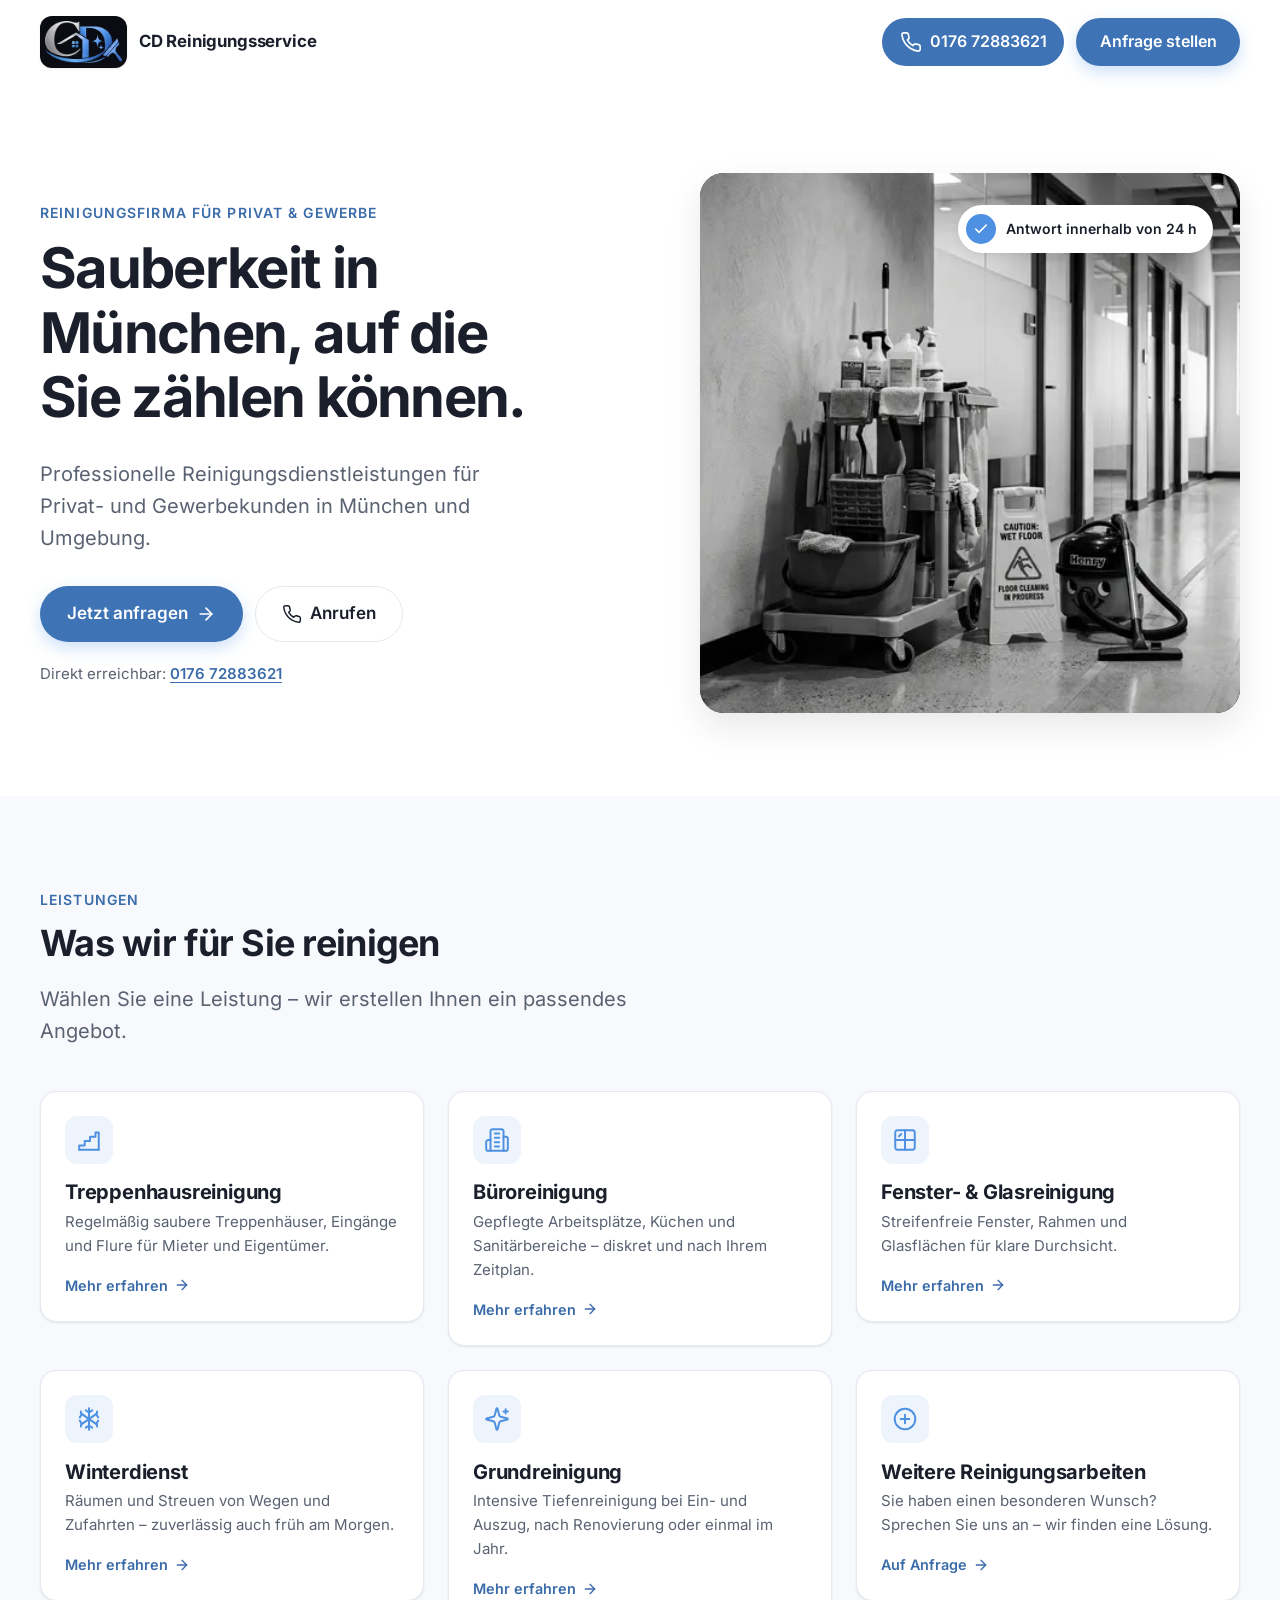
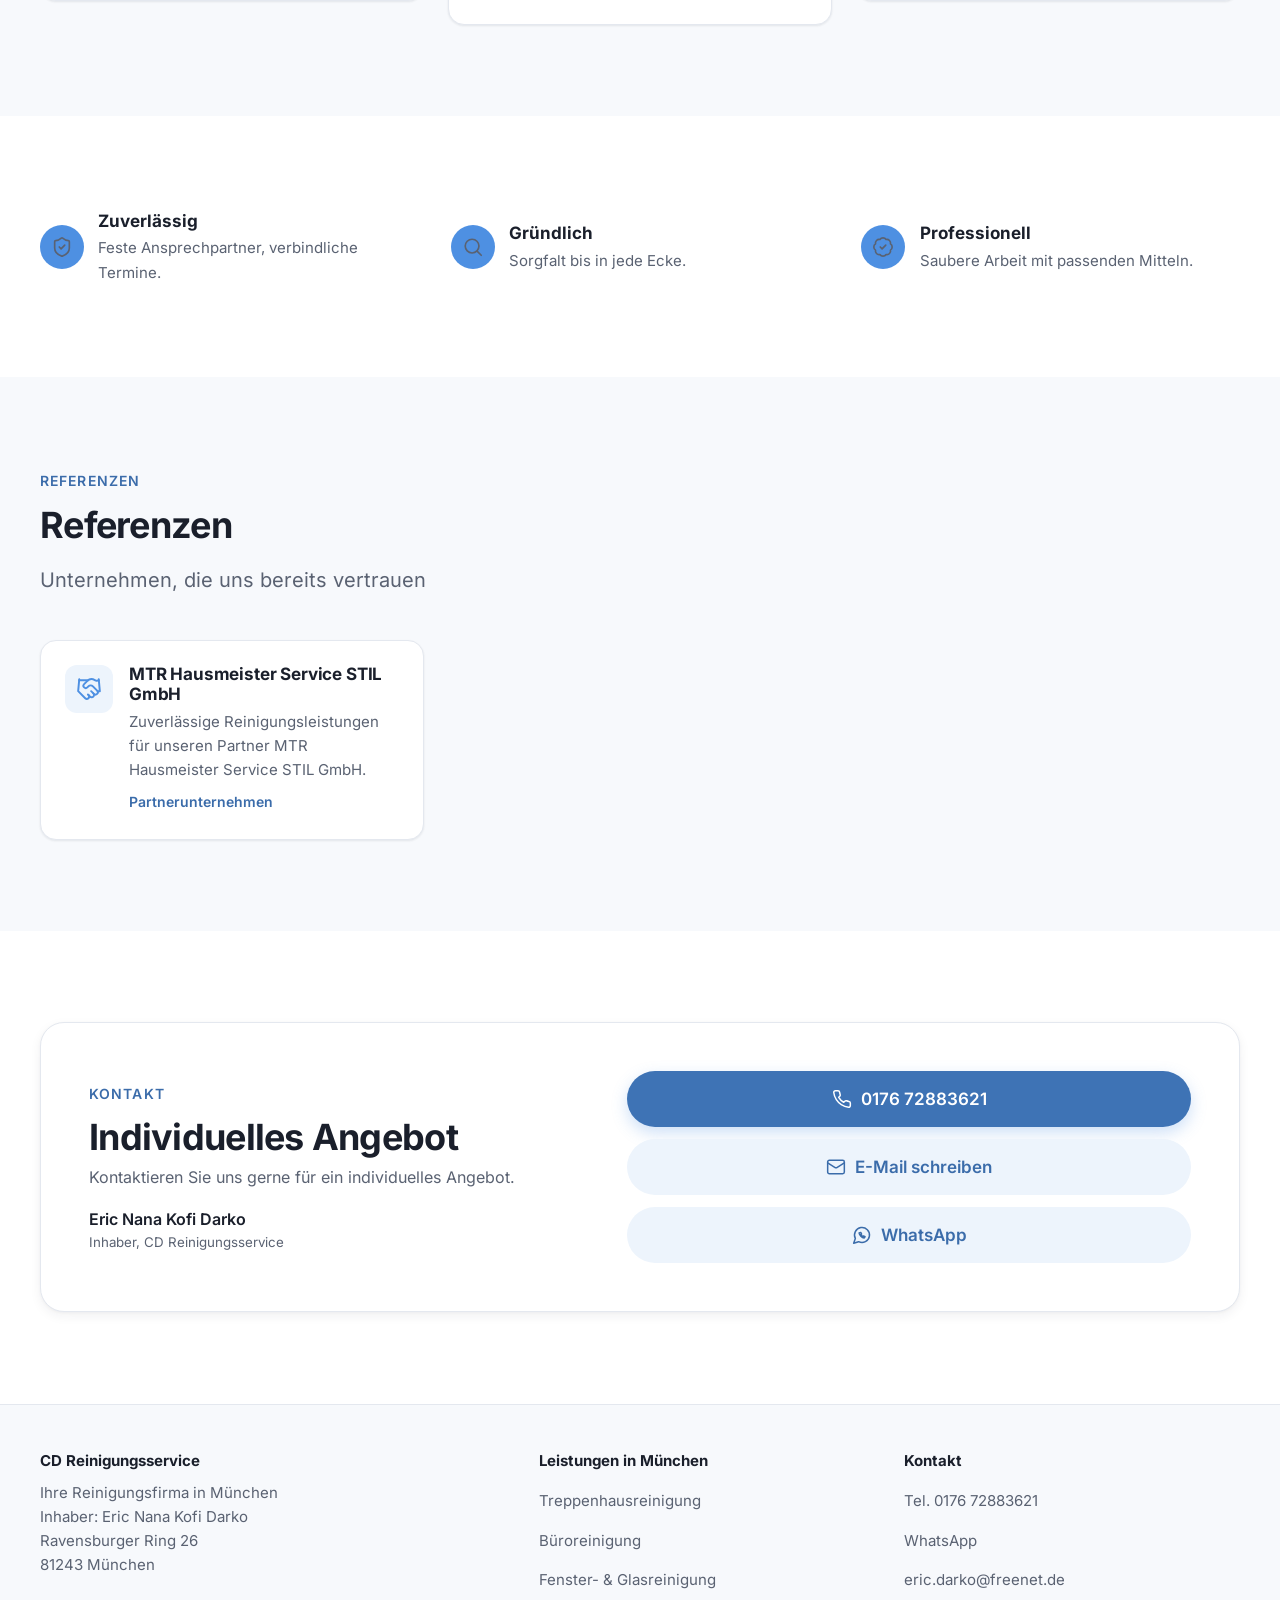
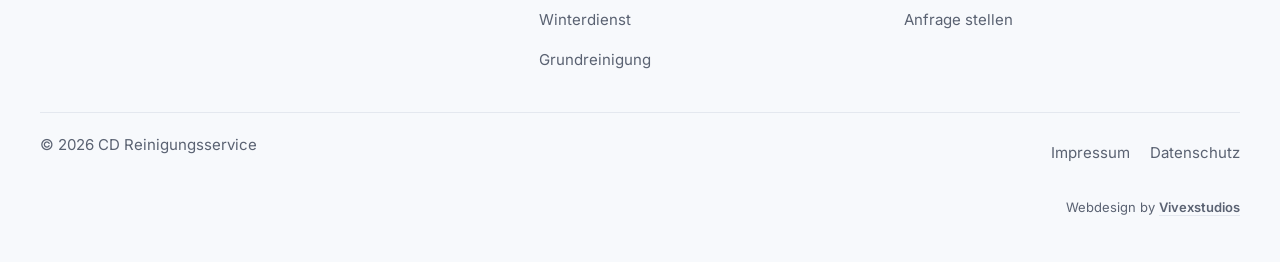
<file: index.html>
<!doctype html>
<html lang="de">
<head>
  <meta charset="utf-8">
  <meta name="viewport" content="width=device-width, initial-scale=1, viewport-fit=cover">
  <title>Reinigungsfirma München | CD Reinigungsservice</title>
  <meta name="description" content="Büro-, Treppenhaus- &amp; Glasreinigung in München für Privat &amp; Gewerbe. Gründlich und zuverlässig – jetzt kostenloses Angebot anfragen.">
  <meta name="robots" content="max-image-preview:large">
  <meta name="theme-color" content="#FFFFFF">
  <!-- Google Search Console: Code aus der Search Console statt des Platzhalters eintragen -->
  <meta name="google-site-verification" content="[GOOGLE-SEARCH-CONSOLE-CODE]">
  <link rel="canonical" href="https://cdreinigungsservice.de/">

  <!-- Open Graph -->
  <meta property="og:type" content="website">
  <meta property="og:locale" content="de_DE">
  <meta property="og:site_name" content="CD Reinigungsservice">
  <meta property="og:title" content="Reinigungsfirma München | CD Reinigungsservice">
  <meta property="og:description" content="Büro-, Treppenhaus- &amp; Glasreinigung in München für Privat &amp; Gewerbe. Gründlich und zuverlässig – jetzt kostenloses Angebot anfragen.">
  <meta property="og:url" content="https://cdreinigungsservice.de/">
  <meta property="og:image" content="https://cdreinigungsservice.de/assets/img/og-image.png">
  <meta property="og:image:width" content="1200">
  <meta property="og:image:height" content="630">
  <meta name="twitter:card" content="summary_large_image">

  <!-- Favicon (aus dem Logo erzeugt) -->
  <link rel="icon" href="/favicon.ico" sizes="any">
  <link rel="icon" type="image/png" sizes="48x48" href="/favicon-48x48.png">
  <link rel="icon" type="image/png" sizes="32x32" href="/favicon-32x32.png">
  <link rel="apple-touch-icon" href="/apple-touch-icon.png">
  <link rel="manifest" href="/site.webmanifest">

  <link rel="preload" href="assets/fonts/inter-latin-var.woff2" as="font" type="font/woff2" crossorigin>
  <link rel="stylesheet" href="assets/css/style.css">
  <!-- Plausible Analytics (cookielos, EU-Server) -->
  <script defer data-domain="cdreinigungsservice.de" src="https://plausible.io/js/script.js"></script>
  <script>document.documentElement.classList.add('js')</script>

  <script type="application/ld+json">
{
  "@context": "https://schema.org",
  "@type": "LocalBusiness",
  "@id": "https://cdreinigungsservice.de/#business",
  "name": "CD Reinigungsservice",
  "url": "https://cdreinigungsservice.de/",
  "telephone": "+49 176 72883621",
  "email": "eric.darko@freenet.de",
  "logo": "https://cdreinigungsservice.de/android-chrome-512x512.png",
  "image": "https://cdreinigungsservice.de/assets/img/logo.png",
  "address": {
    "@type": "PostalAddress",
    "streetAddress": "Ravensburger Ring 26",
    "postalCode": "81243",
    "addressLocality": "München",
    "addressCountry": "DE"
  },
  "areaServed": {
    "@type": "City",
    "name": "München"
  },
  "makesOffer": [
    {
      "@type": "Offer",
      "itemOffered": {
        "@type": "Service",
        "name": "Treppenhausreinigung in München",
        "serviceType": "Treppenhausreinigung",
        "url": "https://cdreinigungsservice.de/treppenhausreinigung-muenchen.html"
      }
    },
    {
      "@type": "Offer",
      "itemOffered": {
        "@type": "Service",
        "name": "Büroreinigung in München",
        "serviceType": "Büroreinigung",
        "url": "https://cdreinigungsservice.de/bueroreinigung-muenchen.html"
      }
    },
    {
      "@type": "Offer",
      "itemOffered": {
        "@type": "Service",
        "name": "Fenster- und Glasreinigung in München",
        "serviceType": "Fenster- und Glasreinigung",
        "url": "https://cdreinigungsservice.de/fensterreinigung-muenchen.html"
      }
    },
    {
      "@type": "Offer",
      "itemOffered": {
        "@type": "Service",
        "name": "Winterdienst in München",
        "serviceType": "Winterdienst",
        "url": "https://cdreinigungsservice.de/winterdienst-muenchen.html"
      }
    },
    {
      "@type": "Offer",
      "itemOffered": {
        "@type": "Service",
        "name": "Grundreinigung in München",
        "serviceType": "Grundreinigung",
        "url": "https://cdreinigungsservice.de/grundreinigung-muenchen.html"
      }
    }
  ]
}
  </script>
  <script type="application/ld+json">
{
  "@context": "https://schema.org",
  "@type": "WebSite",
  "name": "CD Reinigungsservice",
  "url": "https://cdreinigungsservice.de/"
}
  </script>
</head>
<body>
  <a class="skip-link" href="#main">Zum Inhalt springen</a>

  <!-- Icon-Sprite -->
  <svg width="0" height="0" style="position:absolute" aria-hidden="true" focusable="false">
    <defs>
      <symbol id="i-phone" viewBox="0 0 24 24" fill="none" stroke="currentColor" stroke-width="1.8" stroke-linecap="round" stroke-linejoin="round"><path d="M22 16.92v3a2 2 0 0 1-2.18 2 19.79 19.79 0 0 1-8.63-3.07 19.5 19.5 0 0 1-6-6 19.79 19.79 0 0 1-3.07-8.67A2 2 0 0 1 4.11 2h3a2 2 0 0 1 2 1.72c.13.96.36 1.9.7 2.81a2 2 0 0 1-.45 2.11L8.09 9.91a16 16 0 0 0 6 6l1.27-1.27a2 2 0 0 1 2.11-.45c.91.34 1.85.57 2.81.7A2 2 0 0 1 22 16.92z"/></symbol>
      <symbol id="i-mail" viewBox="0 0 24 24" fill="none" stroke="currentColor" stroke-width="1.8" stroke-linecap="round" stroke-linejoin="round"><rect x="2" y="4" width="20" height="16" rx="2"/><path d="m22 7-8.97 5.7a1.94 1.94 0 0 1-2.06 0L2 7"/></symbol>
      <symbol id="i-chat" viewBox="0 0 24 24" fill="none" stroke="currentColor" stroke-width="1.8" stroke-linecap="round" stroke-linejoin="round"><path d="M7.9 20A9 9 0 1 0 4 16.1L2 22Z"/><path d="M8.5 9.5c.3 2.6 3.4 5.7 6 6l1.2-1.4-1.9-1-1 .8c-.9-.4-1.7-1.2-2.1-2.1l.8-1-1-1.9Z"/></symbol>
      <symbol id="i-arrow" viewBox="0 0 24 24" fill="none" stroke="currentColor" stroke-width="2" stroke-linecap="round" stroke-linejoin="round"><path d="M5 12h14"/><path d="m12 5 7 7-7 7"/></symbol>
      <symbol id="i-check" viewBox="0 0 24 24" fill="none" stroke="currentColor" stroke-width="2.4" stroke-linecap="round" stroke-linejoin="round"><path d="M20 6 9 17l-5-5"/></symbol>
      <symbol id="i-stairs" viewBox="0 0 24 24" fill="none" stroke="currentColor" stroke-width="1.8" stroke-linecap="round" stroke-linejoin="round"><path d="M3 21h18"/><path d="M3 21v-4h5v-4h5V9h5V5h3v16"/></symbol>
      <symbol id="i-office" viewBox="0 0 24 24" fill="none" stroke="currentColor" stroke-width="1.8" stroke-linecap="round" stroke-linejoin="round"><path d="M6 22V4a2 2 0 0 1 2-2h8a2 2 0 0 1 2 2v18Z"/><path d="M6 12H4a2 2 0 0 0-2 2v6a2 2 0 0 0 2 2h2"/><path d="M18 9h2a2 2 0 0 1 2 2v9a2 2 0 0 1-2 2h-2"/><path d="M10 6h4M10 10h4M10 14h4M10 18h4"/></symbol>
      <symbol id="i-window" viewBox="0 0 24 24" fill="none" stroke="currentColor" stroke-width="1.8" stroke-linecap="round" stroke-linejoin="round"><rect x="3" y="3" width="18" height="18" rx="2"/><path d="M12 3v18M3 12h18"/><path d="m6.5 8.5 2-2"/></symbol>
      <symbol id="i-snow" viewBox="0 0 24 24" fill="none" stroke="currentColor" stroke-width="1.8" stroke-linecap="round" stroke-linejoin="round"><path d="M12 2v20M4.93 7l14.14 10M4.93 17 19.07 7"/><path d="m9 4 3 2 3-2M9 20l3-2 3 2M3.5 10.5 5 8l-.5-3M20.5 13.5 19 16l.5 3M3.5 13.5 5 16l-.5 3M20.5 10.5 19 8l.5-3"/></symbol>
      <symbol id="i-sparkle" viewBox="0 0 24 24" fill="none" stroke="currentColor" stroke-width="1.8" stroke-linecap="round" stroke-linejoin="round"><path d="M9.94 15.5a2 2 0 0 0-1.44-1.44l-6.13-1.58a.5.5 0 0 1 0-.96L8.5 9.94A2 2 0 0 0 9.94 8.5l1.58-6.13a.5.5 0 0 1 .96 0l1.58 6.13a2 2 0 0 0 1.44 1.44l6.13 1.58a.5.5 0 0 1 0 .96l-6.13 1.58a2 2 0 0 0-1.44 1.44l-1.58 6.13a.5.5 0 0 1-.96 0z"/><path d="M20 3v4M22 5h-4"/></symbol>
      <symbol id="i-plus" viewBox="0 0 24 24" fill="none" stroke="currentColor" stroke-width="1.8" stroke-linecap="round" stroke-linejoin="round"><circle cx="12" cy="12" r="9.5"/><path d="M12 8v8M8 12h8"/></symbol>
      <symbol id="i-shield" viewBox="0 0 24 24" fill="none" stroke="currentColor" stroke-width="1.8" stroke-linecap="round" stroke-linejoin="round"><path d="M20 13c0 5-3.5 7.5-7.66 8.95a1 1 0 0 1-.67-.01C7.5 20.5 4 18 4 13V6a1 1 0 0 1 1-1c2 0 4.5-1.2 6.24-2.72a1.17 1.17 0 0 1 1.52 0C14.51 3.81 17 5 19 5a1 1 0 0 1 1 1z"/><path d="m9 12 2 2 4-4"/></symbol>
      <symbol id="i-search" viewBox="0 0 24 24" fill="none" stroke="currentColor" stroke-width="1.8" stroke-linecap="round" stroke-linejoin="round"><circle cx="11" cy="11" r="7.5"/><path d="m21 21-4.3-4.3"/></symbol>
      <symbol id="i-badge" viewBox="0 0 24 24" fill="none" stroke="currentColor" stroke-width="1.8" stroke-linecap="round" stroke-linejoin="round"><path d="M3.85 8.62a4 4 0 0 1 4.78-4.77 4 4 0 0 1 6.74 0 4 4 0 0 1 4.78 4.78 4 4 0 0 1 0 6.74 4 4 0 0 1-4.77 4.78 4 4 0 0 1-6.75 0 4 4 0 0 1-4.78-4.77 4 4 0 0 1 0-6.76Z"/><path d="m9 12 2 2 4-4"/></symbol>
      <symbol id="i-handshake" viewBox="0 0 24 24" fill="none" stroke="currentColor" stroke-width="1.8" stroke-linecap="round" stroke-linejoin="round"><path d="m11 17 2 2a1 1 0 1 0 3-3"/><path d="m14 14 2.5 2.5a1 1 0 1 0 3-3l-3.88-3.88a3 3 0 0 0-4.24 0l-.88.88a1 1 0 1 1-3-3l2.81-2.81a5.79 5.79 0 0 1 7.06-.87l.47.28a2 2 0 0 0 1.42.25L21 4"/><path d="m21 3 1 11h-2"/><path d="M3 3 2 14l6.5 6.5a1 1 0 1 0 3-3"/><path d="M3 4h8"/></symbol>
    </defs>
  </svg>

  <header class="site-header" id="top">
    <div class="container site-header__inner">
      <a class="brand" href="index.html" aria-label="CD Reinigungsservice – Startseite">
        <span class="brand__badge"><picture><source type="image/webp" srcset="assets/img/logo.webp"><img src="assets/img/logo.png" alt="CD Reinigungsservice Logo" width="192" height="105"></picture></span>
        <span class="brand__name">CD Reinigungsservice</span>
      </a>
      <div class="site-header__actions">
        <a class="icon-btn site-header__phone" href="tel:+4917672883621" aria-label="Anrufen: 0176 72883621">
          <svg aria-hidden="true"><use href="#i-phone"/></svg>
          <span class="site-header__phone-text">0176 72883621</span>
        </a>
        <a class="btn btn--primary site-header__cta" href="anfrage.html">Anfrage stellen</a>
      </div>
    </div>
  </header>

  <main id="main">
    <!-- Hero -->
    <section class="hero" aria-labelledby="hero-title">
      <div class="container hero__grid">
        <div class="reveal">
          <span class="eyebrow">Reinigungsfirma für Privat &amp; Gewerbe</span>
          <h1 id="hero-title">Sauberkeit in München, auf die Sie zählen können.</h1>
          <p class="hero__lead">Professionelle Reinigungsdienstleistungen für Privat- und Gewerbekunden in München und Umgebung.</p>
          <div class="hero__actions">
            <a class="btn btn--primary btn--lg" href="anfrage.html">
              Jetzt anfragen <svg aria-hidden="true"><use href="#i-arrow"/></svg>
            </a>
            <a class="btn btn--ghost btn--lg" href="tel:+4917672883621">
              <svg aria-hidden="true"><use href="#i-phone"/></svg> Anrufen
            </a>
          </div>
          <p class="hero__note">Direkt erreichbar: <a href="tel:+4917672883621">0176 72883621</a></p>
        </div>

        <div class="hero__visual reveal">
          <picture>
            <source type="image/webp" srcset="assets/img/hero-reinigung-800.webp 800w, assets/img/hero-reinigung-1376.webp 1376w" sizes="(min-width: 900px) 45vw, 100vw">
            <img src="assets/img/hero-reinigung-1376.jpg" srcset="assets/img/hero-reinigung-800.jpg 800w, assets/img/hero-reinigung-1376.jpg 1376w" sizes="(min-width: 900px) 45vw, 100vw" alt="Reinigungswagen, Warnschild und Staubsauger bei der Büroreinigung in einem frisch gewischten Büroflur" width="1376" height="768" fetchpriority="high">
          </picture>
          <div class="hero__chip"><span><svg aria-hidden="true"><use href="#i-check"/></svg></span>Antwort innerhalb von 24&nbsp;h</div>
        </div>
      </div>
    </section>

    <!-- Leistungen -->
    <section class="section section--alt" id="leistungen" aria-labelledby="leistungen-title">
      <div class="container">
        <div class="section__head reveal">
          <span class="eyebrow">Leistungen</span>
          <h2 id="leistungen-title">Was wir für Sie reinigen</h2>
          <p>Wählen Sie eine Leistung – wir erstellen Ihnen ein passendes Angebot.</p>
        </div>
        <ul class="grid grid--3 reveal-group">
          <li class="reveal">
            <a class="card card--link" href="treppenhausreinigung-muenchen.html">
              <span class="card__icon"><svg aria-hidden="true"><use href="#i-stairs"/></svg></span>
              <h3>Treppenhausreinigung</h3>
              <p>Regelmäßig saubere Treppenhäuser, Eingänge und Flure für Mieter und Eigentümer.</p>
              <span class="card__more">Mehr erfahren <svg aria-hidden="true"><use href="#i-arrow"/></svg></span>
            </a>
          </li>
          <li class="reveal">
            <a class="card card--link" href="bueroreinigung-muenchen.html">
              <span class="card__icon"><svg aria-hidden="true"><use href="#i-office"/></svg></span>
              <h3>Büroreinigung</h3>
              <p>Gepflegte Arbeitsplätze, Küchen und Sanitärbereiche – diskret und nach Ihrem Zeitplan.</p>
              <span class="card__more">Mehr erfahren <svg aria-hidden="true"><use href="#i-arrow"/></svg></span>
            </a>
          </li>
          <li class="reveal">
            <a class="card card--link" href="fensterreinigung-muenchen.html">
              <span class="card__icon"><svg aria-hidden="true"><use href="#i-window"/></svg></span>
              <h3>Fenster- &amp; Glasreinigung</h3>
              <p>Streifenfreie Fenster, Rahmen und Glasflächen für klare Durchsicht.</p>
              <span class="card__more">Mehr erfahren <svg aria-hidden="true"><use href="#i-arrow"/></svg></span>
            </a>
          </li>
          <li class="reveal">
            <a class="card card--link" href="winterdienst-muenchen.html">
              <span class="card__icon"><svg aria-hidden="true"><use href="#i-snow"/></svg></span>
              <h3>Winterdienst</h3>
              <p>Räumen und Streuen von Wegen und Zufahrten – zuverlässig auch früh am Morgen.</p>
              <span class="card__more">Mehr erfahren <svg aria-hidden="true"><use href="#i-arrow"/></svg></span>
            </a>
          </li>
          <li class="reveal">
            <a class="card card--link" href="grundreinigung-muenchen.html">
              <span class="card__icon"><svg aria-hidden="true"><use href="#i-sparkle"/></svg></span>
              <h3>Grundreinigung</h3>
              <p>Intensive Tiefenreinigung bei Ein- und Auszug, nach Renovierung oder einmal im Jahr.</p>
              <span class="card__more">Mehr erfahren <svg aria-hidden="true"><use href="#i-arrow"/></svg></span>
            </a>
          </li>
          <li class="reveal">
            <a class="card card--link" href="anfrage.html?leistung=sonstiges">
              <span class="card__icon"><svg aria-hidden="true"><use href="#i-plus"/></svg></span>
              <h3>Weitere Reinigungsarbeiten</h3>
              <p>Sie haben einen besonderen Wunsch? Sprechen Sie uns an – wir finden eine Lösung.</p>
              <span class="card__more">Auf Anfrage <svg aria-hidden="true"><use href="#i-arrow"/></svg></span>
            </a>
          </li>
        </ul>
      </div>
    </section>

    <!-- Werte -->
    <section class="section section--values" aria-label="Unsere Werte">
      <div class="container">
        <ul class="values reveal-group">
          <li class="value reveal">
            <span class="value__icon"><svg aria-hidden="true"><use href="#i-shield"/></svg></span>
            <div><strong>Zuverlässig</strong><span>Feste Ansprechpartner, verbindliche Termine.</span></div>
          </li>
          <li class="value reveal">
            <span class="value__icon"><svg aria-hidden="true"><use href="#i-search"/></svg></span>
            <div><strong>Gründlich</strong><span>Sorgfalt bis in jede Ecke.</span></div>
          </li>
          <li class="value reveal">
            <span class="value__icon"><svg aria-hidden="true"><use href="#i-badge"/></svg></span>
            <div><strong>Professionell</strong><span>Saubere Arbeit mit passenden Mitteln.</span></div>
          </li>
        </ul>
      </div>
    </section>

    <!-- Referenzen -->
    <section class="section section--alt" id="referenzen" aria-labelledby="referenzen-title">
      <div class="container">
        <div class="section__head reveal">
          <span class="eyebrow">Referenzen</span>
          <h2 id="referenzen-title">Referenzen</h2>
          <p>Unternehmen, die uns bereits vertrauen</p>
        </div>
        <!-- Neue Referenz: einfach einen weiteren <li class="reveal">…</li>-Block kopieren -->
        <ul class="grid grid--3 reveal-group">
          <li class="reveal">
            <article class="card ref-card">
              <span class="card__icon"><svg aria-hidden="true"><use href="#i-handshake"/></svg></span>
              <div>
                <h3>MTR Hausmeister Service STIL GmbH</h3>
                <p>Zuverlässige Reinigungsleistungen für unseren Partner MTR Hausmeister Service STIL GmbH.</p>
                <span class="ref-card__tag">Partnerunternehmen</span>
              </div>
            </article>
          </li>
        </ul>
      </div>
    </section>

    <!-- Kontakt -->
    <section class="section" id="kontakt" aria-labelledby="kontakt-title">
      <div class="container">
        <div class="contact-box reveal">
          <div>
            <span class="eyebrow">Kontakt</span>
            <h2 id="kontakt-title">Individuelles Angebot</h2>
            <p>Kontaktieren Sie uns gerne für ein individuelles Angebot.</p>
            <p class="contact-box__owner">Eric Nana Kofi Darko<small>Inhaber, CD Reinigungsservice</small></p>
          </div>
          <div class="contact-actions">
            <a class="btn btn--primary btn--lg" href="tel:+4917672883621">
              <svg aria-hidden="true"><use href="#i-phone"/></svg> 0176 72883621
            </a>
            <a class="btn btn--soft btn--lg" href="mailto:eric.darko@freenet.de">
              <svg aria-hidden="true"><use href="#i-mail"/></svg> E-Mail schreiben
            </a>
            <a class="btn btn--soft btn--lg" href="https://wa.me/4917672883621" target="_blank" rel="noopener">
              <svg aria-hidden="true"><use href="#i-chat"/></svg> WhatsApp
            </a>
          </div>
        </div>
      </div>
    </section>
  </main>

  <footer class="site-footer">
    <div class="container">
      <div class="site-footer__grid">
        <div>
          <strong>CD Reinigungsservice</strong>
          <p>Ihre Reinigungsfirma in München<br>Inhaber: Eric Nana Kofi Darko<br>Ravensburger Ring 26<br>81243 München</p>
        </div>
        <div>
          <strong>Leistungen in München</strong>
          <ul>
            <li><a href="treppenhausreinigung-muenchen.html">Treppenhausreinigung</a></li>
            <li><a href="bueroreinigung-muenchen.html">Büroreinigung</a></li>
            <li><a href="fensterreinigung-muenchen.html">Fenster- &amp; Glasreinigung</a></li>
            <li><a href="winterdienst-muenchen.html">Winterdienst</a></li>
            <li><a href="grundreinigung-muenchen.html">Grundreinigung</a></li>
          </ul>
        </div>
        <div>
          <strong>Kontakt</strong>
          <ul>
            <li><a href="tel:+4917672883621">Tel. 0176 72883621</a></li>
            <li><a href="https://wa.me/4917672883621" target="_blank" rel="noopener">WhatsApp</a></li>
            <li><a href="mailto:eric.darko@freenet.de">eric.darko@freenet.de</a></li>
            <li><a href="anfrage.html">Anfrage stellen</a></li>
          </ul>
        </div>
      </div>
      <div class="site-footer__bottom">
        <span>© <span data-year>2026</span> CD Reinigungsservice</span>
        <nav aria-label="Rechtliches">
          <a href="impressum.html">Impressum</a>
          <a href="datenschutz.html">Datenschutz</a>
        </nav>
      </div>
      <p class="credit">
        Webdesign by
        <a href="https://vivexstudios.de" target="_blank" rel="nofollow noopener">Vivexstudios</a>
      </p>
    </div>
  </footer>

  <nav class="mobile-bar" aria-label="Schnellkontakt">
    <a class="btn btn--ghost" href="tel:+4917672883621"><svg aria-hidden="true"><use href="#i-phone"/></svg> Anrufen</a>
    <a class="btn btn--primary" href="anfrage.html">Anfragen</a>
  </nav>

  <script src="assets/js/main.js" defer></script>
</body>
</html>
</file>
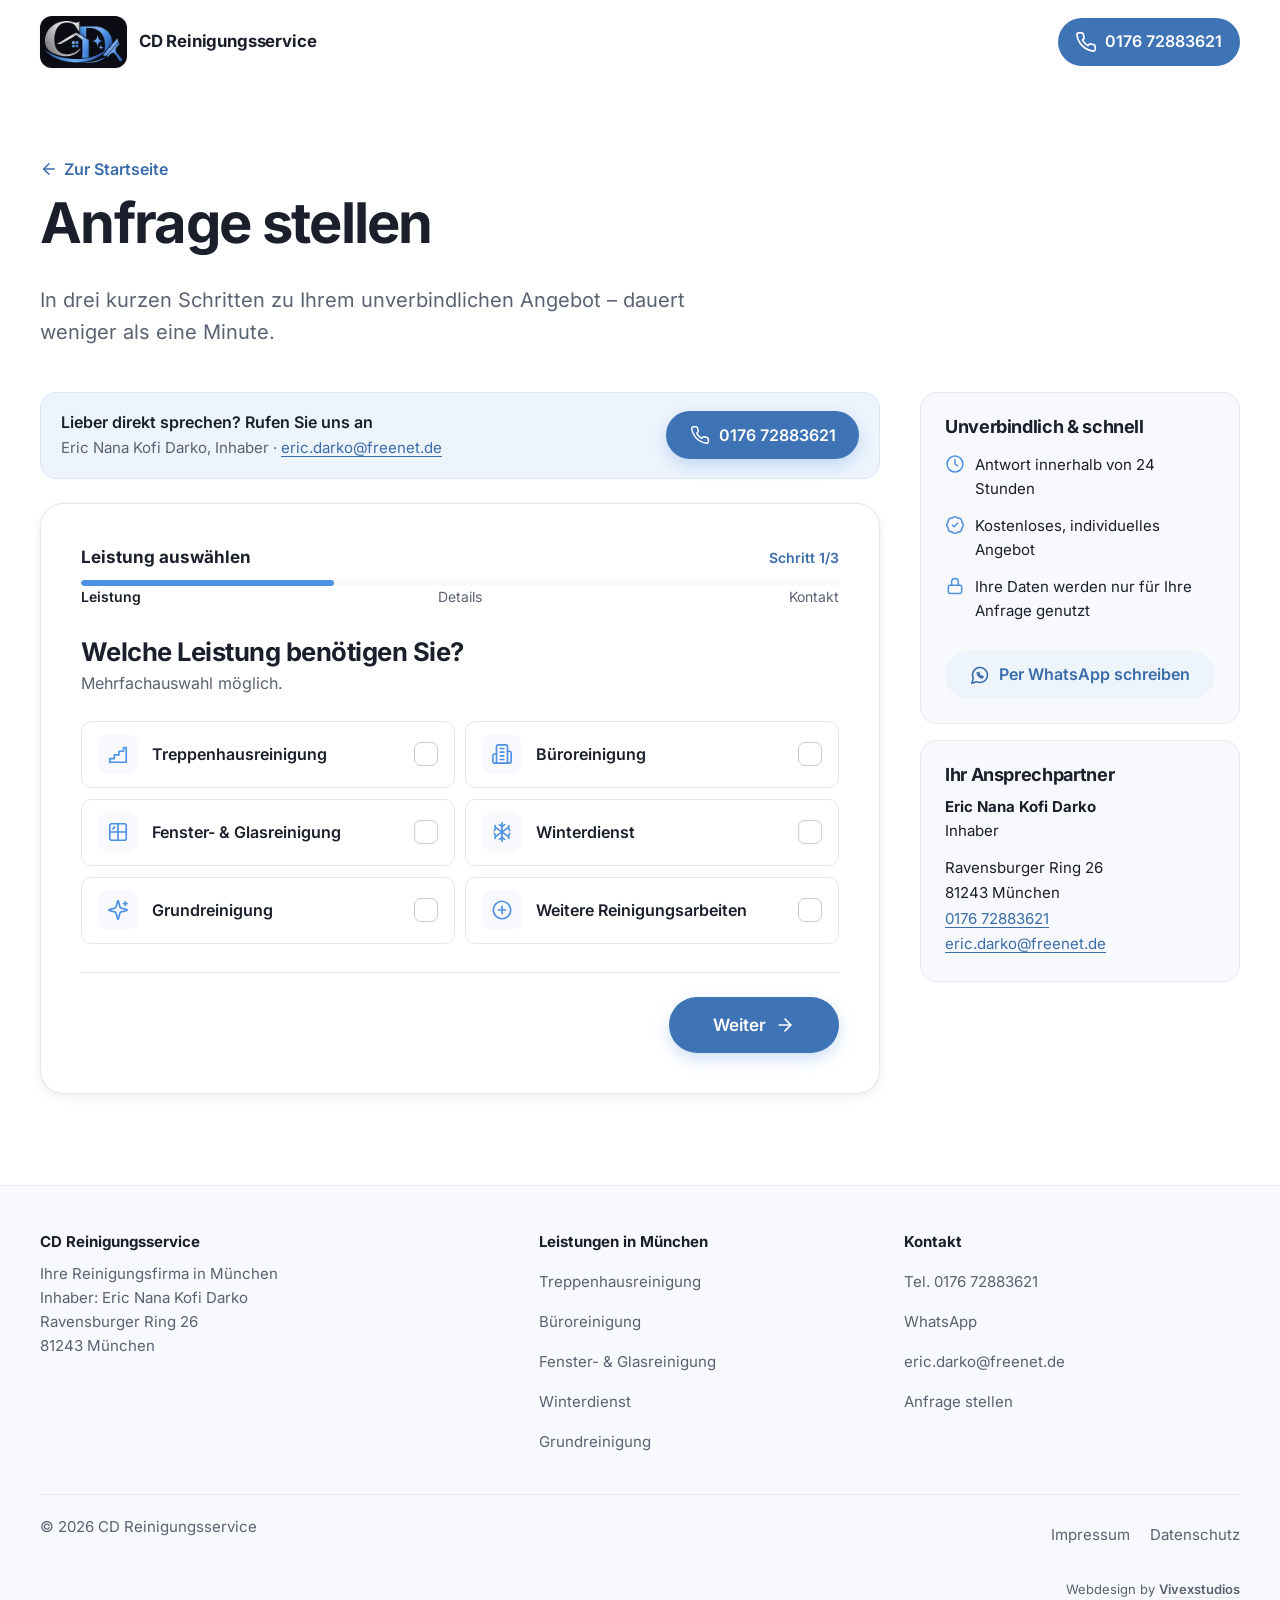
<file: anfrage.html>
<!doctype html>
<html lang="de">
<head>
  <meta charset="utf-8">
  <meta name="viewport" content="width=device-width, initial-scale=1, viewport-fit=cover">
  <title>Angebot anfragen | CD Reinigungsservice München</title>
  <meta name="description" content="Reinigung in München anfragen: Treppenhaus, Büro, Fenster, Winterdienst oder Grundreinigung – in 3 kurzen Schritten. Jetzt kostenlos anfragen!">
  <meta name="robots" content="max-image-preview:large">
  <meta name="theme-color" content="#FFFFFF">
  <link rel="canonical" href="https://cdreinigungsservice.de/anfrage.html">

  <meta property="og:type" content="website">
  <meta property="og:locale" content="de_DE">
  <meta property="og:site_name" content="CD Reinigungsservice">
  <meta property="og:title" content="Angebot anfragen | CD Reinigungsservice München">
  <meta property="og:description" content="Reinigung in München anfragen: Treppenhaus, Büro, Fenster, Winterdienst oder Grundreinigung – in 3 kurzen Schritten. Jetzt kostenlos anfragen!">
  <meta property="og:url" content="https://cdreinigungsservice.de/anfrage.html">
  <meta property="og:image" content="https://cdreinigungsservice.de/assets/img/og-image.png">
  <meta property="og:image:width" content="1200">
  <meta property="og:image:height" content="630">
  <meta name="twitter:card" content="summary_large_image">

  <link rel="icon" href="/favicon.ico" sizes="any">
  <link rel="icon" type="image/png" sizes="48x48" href="/favicon-48x48.png">
  <link rel="icon" type="image/png" sizes="32x32" href="/favicon-32x32.png">
  <link rel="apple-touch-icon" href="/apple-touch-icon.png">
  <link rel="manifest" href="/site.webmanifest">

  <link rel="preload" href="assets/fonts/inter-latin-var.woff2" as="font" type="font/woff2" crossorigin>
  <link rel="stylesheet" href="assets/css/style.css">
  <!-- Plausible Analytics (cookielos, EU-Server) -->
  <script defer data-domain="cdreinigungsservice.de" src="https://plausible.io/js/script.js"></script>
  <script>document.documentElement.classList.add('js')</script>
</head>
<body>
  <a class="skip-link" href="#main">Zum Inhalt springen</a>

  <!-- Icon-Sprite -->
  <svg width="0" height="0" style="position:absolute" aria-hidden="true" focusable="false">
    <defs>
      <symbol id="i-phone" viewBox="0 0 24 24" fill="none" stroke="currentColor" stroke-width="1.8" stroke-linecap="round" stroke-linejoin="round"><path d="M22 16.92v3a2 2 0 0 1-2.18 2 19.79 19.79 0 0 1-8.63-3.07 19.5 19.5 0 0 1-6-6 19.79 19.79 0 0 1-3.07-8.67A2 2 0 0 1 4.11 2h3a2 2 0 0 1 2 1.72c.13.96.36 1.9.7 2.81a2 2 0 0 1-.45 2.11L8.09 9.91a16 16 0 0 0 6 6l1.27-1.27a2 2 0 0 1 2.11-.45c.91.34 1.85.57 2.81.7A2 2 0 0 1 22 16.92z"/></symbol>
      <symbol id="i-mail" viewBox="0 0 24 24" fill="none" stroke="currentColor" stroke-width="1.8" stroke-linecap="round" stroke-linejoin="round"><rect x="2" y="4" width="20" height="16" rx="2"/><path d="m22 7-8.97 5.7a1.94 1.94 0 0 1-2.06 0L2 7"/></symbol>
      <symbol id="i-chat" viewBox="0 0 24 24" fill="none" stroke="currentColor" stroke-width="1.8" stroke-linecap="round" stroke-linejoin="round"><path d="M7.9 20A9 9 0 1 0 4 16.1L2 22Z"/><path d="M8.5 9.5c.3 2.6 3.4 5.7 6 6l1.2-1.4-1.9-1-1 .8c-.9-.4-1.7-1.2-2.1-2.1l.8-1-1-1.9Z"/></symbol>
      <symbol id="i-arrow" viewBox="0 0 24 24" fill="none" stroke="currentColor" stroke-width="2" stroke-linecap="round" stroke-linejoin="round"><path d="M5 12h14"/><path d="m12 5 7 7-7 7"/></symbol>
      <symbol id="i-check" viewBox="0 0 24 24" fill="none" stroke="currentColor" stroke-width="2.4" stroke-linecap="round" stroke-linejoin="round"><path d="M20 6 9 17l-5-5"/></symbol>
      <symbol id="i-stairs" viewBox="0 0 24 24" fill="none" stroke="currentColor" stroke-width="1.8" stroke-linecap="round" stroke-linejoin="round"><path d="M3 21h18"/><path d="M3 21v-4h5v-4h5V9h5V5h3v16"/></symbol>
      <symbol id="i-office" viewBox="0 0 24 24" fill="none" stroke="currentColor" stroke-width="1.8" stroke-linecap="round" stroke-linejoin="round"><path d="M6 22V4a2 2 0 0 1 2-2h8a2 2 0 0 1 2 2v18Z"/><path d="M6 12H4a2 2 0 0 0-2 2v6a2 2 0 0 0 2 2h2"/><path d="M18 9h2a2 2 0 0 1 2 2v9a2 2 0 0 1-2 2h-2"/><path d="M10 6h4M10 10h4M10 14h4M10 18h4"/></symbol>
      <symbol id="i-window" viewBox="0 0 24 24" fill="none" stroke="currentColor" stroke-width="1.8" stroke-linecap="round" stroke-linejoin="round"><rect x="3" y="3" width="18" height="18" rx="2"/><path d="M12 3v18M3 12h18"/><path d="m6.5 8.5 2-2"/></symbol>
      <symbol id="i-snow" viewBox="0 0 24 24" fill="none" stroke="currentColor" stroke-width="1.8" stroke-linecap="round" stroke-linejoin="round"><path d="M12 2v20M4.93 7l14.14 10M4.93 17 19.07 7"/><path d="m9 4 3 2 3-2M9 20l3-2 3 2M3.5 10.5 5 8l-.5-3M20.5 13.5 19 16l.5 3M3.5 13.5 5 16l-.5 3M20.5 10.5 19 8l.5-3"/></symbol>
      <symbol id="i-sparkle" viewBox="0 0 24 24" fill="none" stroke="currentColor" stroke-width="1.8" stroke-linecap="round" stroke-linejoin="round"><path d="M9.94 15.5a2 2 0 0 0-1.44-1.44l-6.13-1.58a.5.5 0 0 1 0-.96L8.5 9.94A2 2 0 0 0 9.94 8.5l1.58-6.13a.5.5 0 0 1 .96 0l1.58 6.13a2 2 0 0 0 1.44 1.44l6.13 1.58a.5.5 0 0 1 0 .96l-6.13 1.58a2 2 0 0 0-1.44 1.44l-1.58 6.13a.5.5 0 0 1-.96 0z"/><path d="M20 3v4M22 5h-4"/></symbol>
      <symbol id="i-plus" viewBox="0 0 24 24" fill="none" stroke="currentColor" stroke-width="1.8" stroke-linecap="round" stroke-linejoin="round"><circle cx="12" cy="12" r="9.5"/><path d="M12 8v8M8 12h8"/></symbol>
      <symbol id="i-shield" viewBox="0 0 24 24" fill="none" stroke="currentColor" stroke-width="1.8" stroke-linecap="round" stroke-linejoin="round"><path d="M20 13c0 5-3.5 7.5-7.66 8.95a1 1 0 0 1-.67-.01C7.5 20.5 4 18 4 13V6a1 1 0 0 1 1-1c2 0 4.5-1.2 6.24-2.72a1.17 1.17 0 0 1 1.52 0C14.51 3.81 17 5 19 5a1 1 0 0 1 1 1z"/><path d="m9 12 2 2 4-4"/></symbol>
      <symbol id="i-search" viewBox="0 0 24 24" fill="none" stroke="currentColor" stroke-width="1.8" stroke-linecap="round" stroke-linejoin="round"><circle cx="11" cy="11" r="7.5"/><path d="m21 21-4.3-4.3"/></symbol>
      <symbol id="i-badge" viewBox="0 0 24 24" fill="none" stroke="currentColor" stroke-width="1.8" stroke-linecap="round" stroke-linejoin="round"><path d="M3.85 8.62a4 4 0 0 1 4.78-4.77 4 4 0 0 1 6.74 0 4 4 0 0 1 4.78 4.78 4 4 0 0 1 0 6.74 4 4 0 0 1-4.77 4.78 4 4 0 0 1-6.75 0 4 4 0 0 1-4.78-4.77 4 4 0 0 1 0-6.76Z"/><path d="m9 12 2 2 4-4"/></symbol>
      <symbol id="i-handshake" viewBox="0 0 24 24" fill="none" stroke="currentColor" stroke-width="1.8" stroke-linecap="round" stroke-linejoin="round"><path d="m11 17 2 2a1 1 0 1 0 3-3"/><path d="m14 14 2.5 2.5a1 1 0 1 0 3-3l-3.88-3.88a3 3 0 0 0-4.24 0l-.88.88a1 1 0 1 1-3-3l2.81-2.81a5.79 5.79 0 0 1 7.06-.87l.47.28a2 2 0 0 0 1.42.25L21 4"/><path d="m21 3 1 11h-2"/><path d="M3 3 2 14l6.5 6.5a1 1 0 1 0 3-3"/><path d="M3 4h8"/></symbol>
      <symbol id="i-arrow-left" viewBox="0 0 24 24" fill="none" stroke="currentColor" stroke-width="2" stroke-linecap="round" stroke-linejoin="round"><path d="M19 12H5"/><path d="m12 19-7-7 7-7"/></symbol>
      <symbol id="i-send" viewBox="0 0 24 24" fill="none" stroke="currentColor" stroke-width="1.8" stroke-linecap="round" stroke-linejoin="round"><path d="M14.54 21.69a.5.5 0 0 0 .94-.03l6.5-19a.5.5 0 0 0-.64-.64l-19 6.5a.5.5 0 0 0-.03.94l7.93 3.18a2 2 0 0 1 1.11 1.11z"/><path d="m21.85 2.15-10.94 10.94"/></symbol>
      <symbol id="i-clock" viewBox="0 0 24 24" fill="none" stroke="currentColor" stroke-width="1.8" stroke-linecap="round" stroke-linejoin="round"><circle cx="12" cy="12" r="9.5"/><path d="M12 7v5l3 2"/></symbol>
      <symbol id="i-lock" viewBox="0 0 24 24" fill="none" stroke="currentColor" stroke-width="1.8" stroke-linecap="round" stroke-linejoin="round"><rect x="4" y="11" width="16" height="10" rx="2"/><path d="M8 11V7a4 4 0 0 1 8 0v4"/></symbol>
      <symbol id="i-alert" viewBox="0 0 24 24" fill="none" stroke="currentColor" stroke-width="1.8" stroke-linecap="round" stroke-linejoin="round"><circle cx="12" cy="12" r="9.5"/><path d="M12 8v4.5M12 16h.01"/></symbol>
    </defs>
  </svg>

  <header class="site-header">
    <div class="container site-header__inner">
      <a class="brand" href="index.html" aria-label="CD Reinigungsservice – Startseite">
        <span class="brand__badge"><picture><source type="image/webp" srcset="assets/img/logo.webp"><img src="assets/img/logo.png" alt="CD Reinigungsservice Logo" width="192" height="105"></picture></span>
        <span class="brand__name">CD Reinigungsservice</span>
      </a>
      <div class="site-header__actions">
        <a class="icon-btn site-header__phone" href="tel:+4917672883621" aria-label="Anrufen: 0176 72883621">
          <svg aria-hidden="true"><use href="#i-phone"/></svg>
          <span class="site-header__phone-text">0176 72883621</span>
        </a>
      </div>
    </div>
  </header>

  <main id="main">
    <section class="page-head">
      <div class="container">
        <a class="back-link" href="index.html"><svg aria-hidden="true"><use href="#i-arrow-left"/></svg> Zur Startseite</a>
        <h1>Anfrage stellen</h1>
        <p>In drei kurzen Schritten zu Ihrem unverbindlichen Angebot – dauert weniger als eine Minute.</p>
      </div>
    </section>

    <section class="section" style="padding-top: 1.5rem">
      <div class="container anfrage-layout">
        <div>
          <div class="call-hint">
            <p>Lieber direkt sprechen? Rufen Sie uns an<span>Eric Nana Kofi Darko, Inhaber · <a href="mailto:eric.darko@freenet.de">eric.darko@freenet.de</a></span></p>
            <a class="btn btn--primary" href="tel:+4917672883621"><svg aria-hidden="true"><use href="#i-phone"/></svg> 0176 72883621</a>
          </div>

          <div class="form-card" id="form-card">
            <!-- Ohne JavaScript wird das Formular direkt an Web3Forms gesendet -->
            <form id="anfrage-form" action="https://api.web3forms.com/submit" method="POST">
              <input type="hidden" name="access_key" value="[WEB3FORMS-ACCESS-KEY]">
              <input type="hidden" name="subject" value="Neue Anfrage über die Website">
              <input type="hidden" name="from_name" value="Website CD Reinigungsservice">
              <div class="progress" aria-live="polite">
                <div class="progress__top">
                  <span class="progress__label" id="progress-label">Leistung auswählen</span>
                  <span class="progress__count">Schritt <span id="progress-num">1</span>/3</span>
                </div>
                <div class="progress__bar" role="progressbar" aria-label="Fortschritt" aria-valuemin="1" aria-valuemax="3" aria-valuenow="1">
                  <div class="progress__fill" id="progress-fill"></div>
                </div>
                <ol class="progress__steps" aria-hidden="true">
                  <li class="is-active">Leistung</li>
                  <li>Details</li>
                  <li>Kontakt</li>
                </ol>
              </div>

              <!-- Schritt 1 -->
              <div class="step" data-step="1" data-title="Leistung auswählen">
                <h2 tabindex="-1">Welche Leistung benötigen Sie?</h2>
                <p class="step__intro">Mehrfachauswahl möglich.</p>
                <fieldset>
                  <legend class="visually-hidden">Leistungen</legend>
                  <div class="tiles" id="tiles-leistung">
                    <label class="tile"><input type="checkbox" name="leistung" value="treppenhausreinigung" data-label="Treppenhausreinigung"><span class="tile__body"><span class="tile__icon"><svg aria-hidden="true"><use href="#i-stairs"/></svg></span><span class="tile__text">Treppenhausreinigung</span><span class="tile__check"><svg aria-hidden="true"><use href="#i-check"/></svg></span></span></label>
                    <label class="tile"><input type="checkbox" name="leistung" value="bueroreinigung" data-label="Büroreinigung"><span class="tile__body"><span class="tile__icon"><svg aria-hidden="true"><use href="#i-office"/></svg></span><span class="tile__text">Büroreinigung</span><span class="tile__check"><svg aria-hidden="true"><use href="#i-check"/></svg></span></span></label>
                    <label class="tile"><input type="checkbox" name="leistung" value="fensterreinigung" data-label="Fenster- &amp; Glasreinigung"><span class="tile__body"><span class="tile__icon"><svg aria-hidden="true"><use href="#i-window"/></svg></span><span class="tile__text">Fenster- &amp; Glasreinigung</span><span class="tile__check"><svg aria-hidden="true"><use href="#i-check"/></svg></span></span></label>
                    <label class="tile"><input type="checkbox" name="leistung" value="winterdienst" data-label="Winterdienst"><span class="tile__body"><span class="tile__icon"><svg aria-hidden="true"><use href="#i-snow"/></svg></span><span class="tile__text">Winterdienst</span><span class="tile__check"><svg aria-hidden="true"><use href="#i-check"/></svg></span></span></label>
                    <label class="tile"><input type="checkbox" name="leistung" value="grundreinigung" data-label="Grundreinigung"><span class="tile__body"><span class="tile__icon"><svg aria-hidden="true"><use href="#i-sparkle"/></svg></span><span class="tile__text">Grundreinigung</span><span class="tile__check"><svg aria-hidden="true"><use href="#i-check"/></svg></span></span></label>
                    <label class="tile"><input type="checkbox" name="leistung" value="sonstiges" data-label="Weitere Reinigungsarbeiten"><span class="tile__body"><span class="tile__icon"><svg aria-hidden="true"><use href="#i-plus"/></svg></span><span class="tile__text">Weitere Reinigungsarbeiten</span><span class="tile__check"><svg aria-hidden="true"><use href="#i-check"/></svg></span></span></label>
                  </div>
                  <p class="error-msg" id="err-leistung" role="alert"></p>
                </fieldset>
              </div>

              <!-- Schritt 2 -->
              <div class="step" data-step="2" data-title="Details">
                <h2 tabindex="-1">Ein paar Details</h2>
                <p class="step__intro">Damit wir Ihnen ein passendes Angebot machen können.</p>

                <fieldset>
                  <legend>Objektart</legend>
                  <div class="choices choices--3" id="choices-objekt">
                    <label class="choice"><input type="radio" name="objektart" value="Privat" required><span>Privat</span></label>
                    <label class="choice"><input type="radio" name="objektart" value="Gewerbe"><span>Gewerbe</span></label>
                    <label class="choice"><input type="radio" name="objektart" value="Hausverwaltung"><span>Hausverwaltung</span></label>
                  </div>
                  <p class="error-msg" id="err-objektart" role="alert"></p>
                </fieldset>

                <div class="field">
                  <label for="ort">Ort / PLZ</label>
                  <input class="input" id="ort" name="ort" type="text" required autocomplete="postal-code" inputmode="text" placeholder="z. B. 12345 Musterstadt" aria-describedby="err-ort">
                  <p class="error-msg" id="err-ort" role="alert"></p>
                </div>

                <div class="field">
                  <label for="termin">Gewünschter Termin oder Zeitraum <span class="optional">(optional)</span></label>
                  <input class="input" id="termin" name="termin" type="text" placeholder="z. B. ab 15.10. oder nächste Woche">
                </div>

                <fieldset>
                  <legend>Häufigkeit</legend>
                  <div class="choices choices--4" id="choices-haeufigkeit">
                    <label class="choice"><input type="radio" name="haeufigkeit" value="Einmalig" required><span>Einmalig</span></label>
                    <label class="choice"><input type="radio" name="haeufigkeit" value="Wöchentlich"><span>Wöchentlich</span></label>
                    <label class="choice"><input type="radio" name="haeufigkeit" value="Monatlich"><span>Monatlich</span></label>
                    <label class="choice"><input type="radio" name="haeufigkeit" value="Nach Absprache"><span>Nach Absprache</span></label>
                  </div>
                  <p class="error-msg" id="err-haeufigkeit" role="alert"></p>
                </fieldset>

                <div class="field">
                  <label for="nachricht">Nachricht <span class="optional">(optional)</span></label>
                  <textarea class="textarea" id="nachricht" name="nachricht" rows="4" placeholder="z. B. Größe der Fläche, Anzahl der Etagen, Besonderheiten …"></textarea>
                </div>
              </div>

              <!-- Schritt 3 -->
              <div class="step" data-step="3" data-title="Kontaktdaten">
                <h2 tabindex="-1">Wie erreichen wir Sie?</h2>
                <p class="step__intro">Ihre Anfrage geht direkt per E-Mail an Inhaber Eric Darko. Wir melden uns innerhalb von 24 Stunden.</p>

                <div class="field">
                  <label for="name">Name</label>
                  <input class="input" id="name" name="name" type="text" required autocomplete="name" autocapitalize="words" aria-describedby="err-name">
                  <p class="error-msg" id="err-name" role="alert"></p>
                </div>
                <div class="field">
                  <label for="telefon">Telefon</label>
                  <input class="input" id="telefon" name="telefon" type="tel" required inputmode="tel" autocomplete="tel" placeholder="z. B. 0176 12345678" aria-describedby="err-telefon">
                  <p class="error-msg" id="err-telefon" role="alert"></p>
                </div>
                <div class="field">
                  <label for="email">E-Mail <span class="optional" id="email-optional">(optional)</span></label>
                  <input class="input" id="email" name="email" type="email" inputmode="email" autocomplete="email" autocapitalize="off" spellcheck="false" placeholder="name@beispiel.de" aria-describedby="err-email">
                  <p class="error-msg" id="err-email" role="alert"></p>
                </div>

                <fieldset>
                  <legend>Bevorzugte Kontaktart</legend>
                  <div class="choices" id="choices-kontakt">
                    <label class="choice"><input type="radio" name="kontaktart" value="Telefon" checked><span>Telefon</span></label>
                    <label class="choice"><input type="radio" name="kontaktart" value="E-Mail"><span>E-Mail</span></label>
                  </div>
                </fieldset>

                <div class="summary" id="summary" aria-label="Ihre Angaben"></div>

                <!-- Honeypot gegen Spam (für Menschen unsichtbar) -->
                <div class="hp-field" aria-hidden="true">
                  <label for="website">Website</label>
                  <input type="text" id="website" name="botcheck" tabindex="-1" autocomplete="off">
                </div>

                <label class="checkbox">
                  <input type="checkbox" id="datenschutz" name="datenschutz" value="Ja" required aria-describedby="err-datenschutz">
                  <span>Ich habe die <a href="datenschutz.html" target="_blank">Datenschutzerklärung</a> gelesen und bin mit der Verarbeitung meiner Angaben zur Bearbeitung der Anfrage einverstanden.</span>
                </label>
                <p class="error-msg" id="err-datenschutz" role="alert"></p>
              </div>

              <div class="form-nav">
                <button type="button" class="btn btn--ghost" id="btn-back"><svg aria-hidden="true"><use href="#i-arrow-left"/></svg> Zurück</button>
                <button type="button" class="btn btn--primary btn--lg btn--block" id="btn-next">Weiter <svg aria-hidden="true"><use href="#i-arrow"/></svg></button>
                <button type="submit" class="btn btn--primary btn--lg btn--block" id="btn-submit"><svg aria-hidden="true"><use href="#i-send"/></svg> <span>Anfrage absenden</span></button>
              </div>
              <div class="form-alert" id="form-alert" role="alert"></div>
            </form>

            <div class="success" id="success" hidden>
              <div class="success__icon"><svg aria-hidden="true"><use href="#i-check"/></svg></div>
              <h2 tabindex="-1">Anfrage gesendet</h2>
              <p>Vielen Dank! Wir melden uns innerhalb von 24 Stunden bei Ihnen.</p>
              <a class="btn btn--ghost" href="index.html">Zur Startseite</a>
            </div>

            <!-- Wird gezeigt, solange kein Web3Forms-Key eingetragen ist -->
            <div class="success" id="mail-fallback" hidden>
              <div class="success__icon success__icon--mail"><svg aria-hidden="true"><use href="#i-mail"/></svg></div>
              <h2 tabindex="-1">Fast geschafft!</h2>
              <p>Ihr E-Mail-Programm wurde mit Ihrer fertigen Anfrage an <a class="link-plain" href="mailto:eric.darko@freenet.de"><strong>eric.darko@freenet.de</strong></a> geöffnet. Bitte tippen Sie dort nur noch auf <strong>„Senden“</strong>.</p>
              <div class="success__actions">
                <a class="btn btn--primary" id="mail-again" href="mailto:eric.darko@freenet.de"><svg aria-hidden="true"><use href="#i-mail"/></svg> E-Mail erneut öffnen</a>
                <a class="btn btn--ghost" href="tel:+4917672883621"><svg aria-hidden="true"><use href="#i-phone"/></svg> Lieber anrufen</a>
              </div>
            </div>
          </div>
        </div>

        <aside class="anfrage-aside" aria-label="Ihre Vorteile">
          <div class="aside-card">
            <h2>Unverbindlich &amp; schnell</h2>
            <ul>
              <li><svg aria-hidden="true"><use href="#i-clock"/></svg> Antwort innerhalb von 24 Stunden</li>
              <li><svg aria-hidden="true"><use href="#i-badge"/></svg> Kostenloses, individuelles Angebot</li>
              <li><svg aria-hidden="true"><use href="#i-lock"/></svg> Ihre Daten werden nur für Ihre Anfrage genutzt</li>
            </ul>
            <a class="btn btn--soft btn--block" href="https://wa.me/4917672883621" target="_blank" rel="noopener"><svg aria-hidden="true"><use href="#i-chat"/></svg> Per WhatsApp schreiben</a>
          </div>
          <div class="aside-card aside-card--contact">
            <h2>Ihr Ansprechpartner</h2>
            <p><strong>Eric Nana Kofi Darko</strong><br>Inhaber</p>
            <address>
              Ravensburger Ring 26<br>81243 München<br>
              <a href="tel:+4917672883621">0176 72883621</a><br>
              <a href="mailto:eric.darko@freenet.de">eric.darko@freenet.de</a>
            </address>
          </div>
        </aside>
      </div>
    </section>
  </main>

  <footer class="site-footer">
    <div class="container">
      <div class="site-footer__grid">
        <div>
          <strong>CD Reinigungsservice</strong>
          <p>Ihre Reinigungsfirma in München<br>Inhaber: Eric Nana Kofi Darko<br>Ravensburger Ring 26<br>81243 München</p>
        </div>
        <div>
          <strong>Leistungen in München</strong>
          <ul>
            <li><a href="treppenhausreinigung-muenchen.html">Treppenhausreinigung</a></li>
            <li><a href="bueroreinigung-muenchen.html">Büroreinigung</a></li>
            <li><a href="fensterreinigung-muenchen.html">Fenster- &amp; Glasreinigung</a></li>
            <li><a href="winterdienst-muenchen.html">Winterdienst</a></li>
            <li><a href="grundreinigung-muenchen.html">Grundreinigung</a></li>
          </ul>
        </div>
        <div>
          <strong>Kontakt</strong>
          <ul>
            <li><a href="tel:+4917672883621">Tel. 0176 72883621</a></li>
            <li><a href="https://wa.me/4917672883621" target="_blank" rel="noopener">WhatsApp</a></li>
            <li><a href="mailto:eric.darko@freenet.de">eric.darko@freenet.de</a></li>
            <li><a href="anfrage.html">Anfrage stellen</a></li>
          </ul>
        </div>
      </div>
      <div class="site-footer__bottom">
        <span>© <span data-year>2026</span> CD Reinigungsservice</span>
        <nav aria-label="Rechtliches">
          <a href="impressum.html">Impressum</a>
          <a href="datenschutz.html">Datenschutz</a>
        </nav>
      </div>
      <p class="credit">
        Webdesign by
        <a href="https://vivexstudios.de" target="_blank" rel="nofollow noopener">Vivexstudios</a>
      </p>
    </div>
  </footer>

  <nav class="mobile-bar" aria-label="Schnellkontakt">
    <a class="btn btn--ghost" href="tel:+4917672883621"><svg aria-hidden="true"><use href="#i-phone"/></svg> Anrufen</a>
    <a class="btn btn--primary" href="https://wa.me/4917672883621" target="_blank" rel="noopener"><svg aria-hidden="true"><use href="#i-chat"/></svg> WhatsApp</a>
  </nav>

  <script src="assets/js/main.js" defer></script>
  <script src="assets/js/anfrage.js" defer></script>
</body>
</html>
</file>
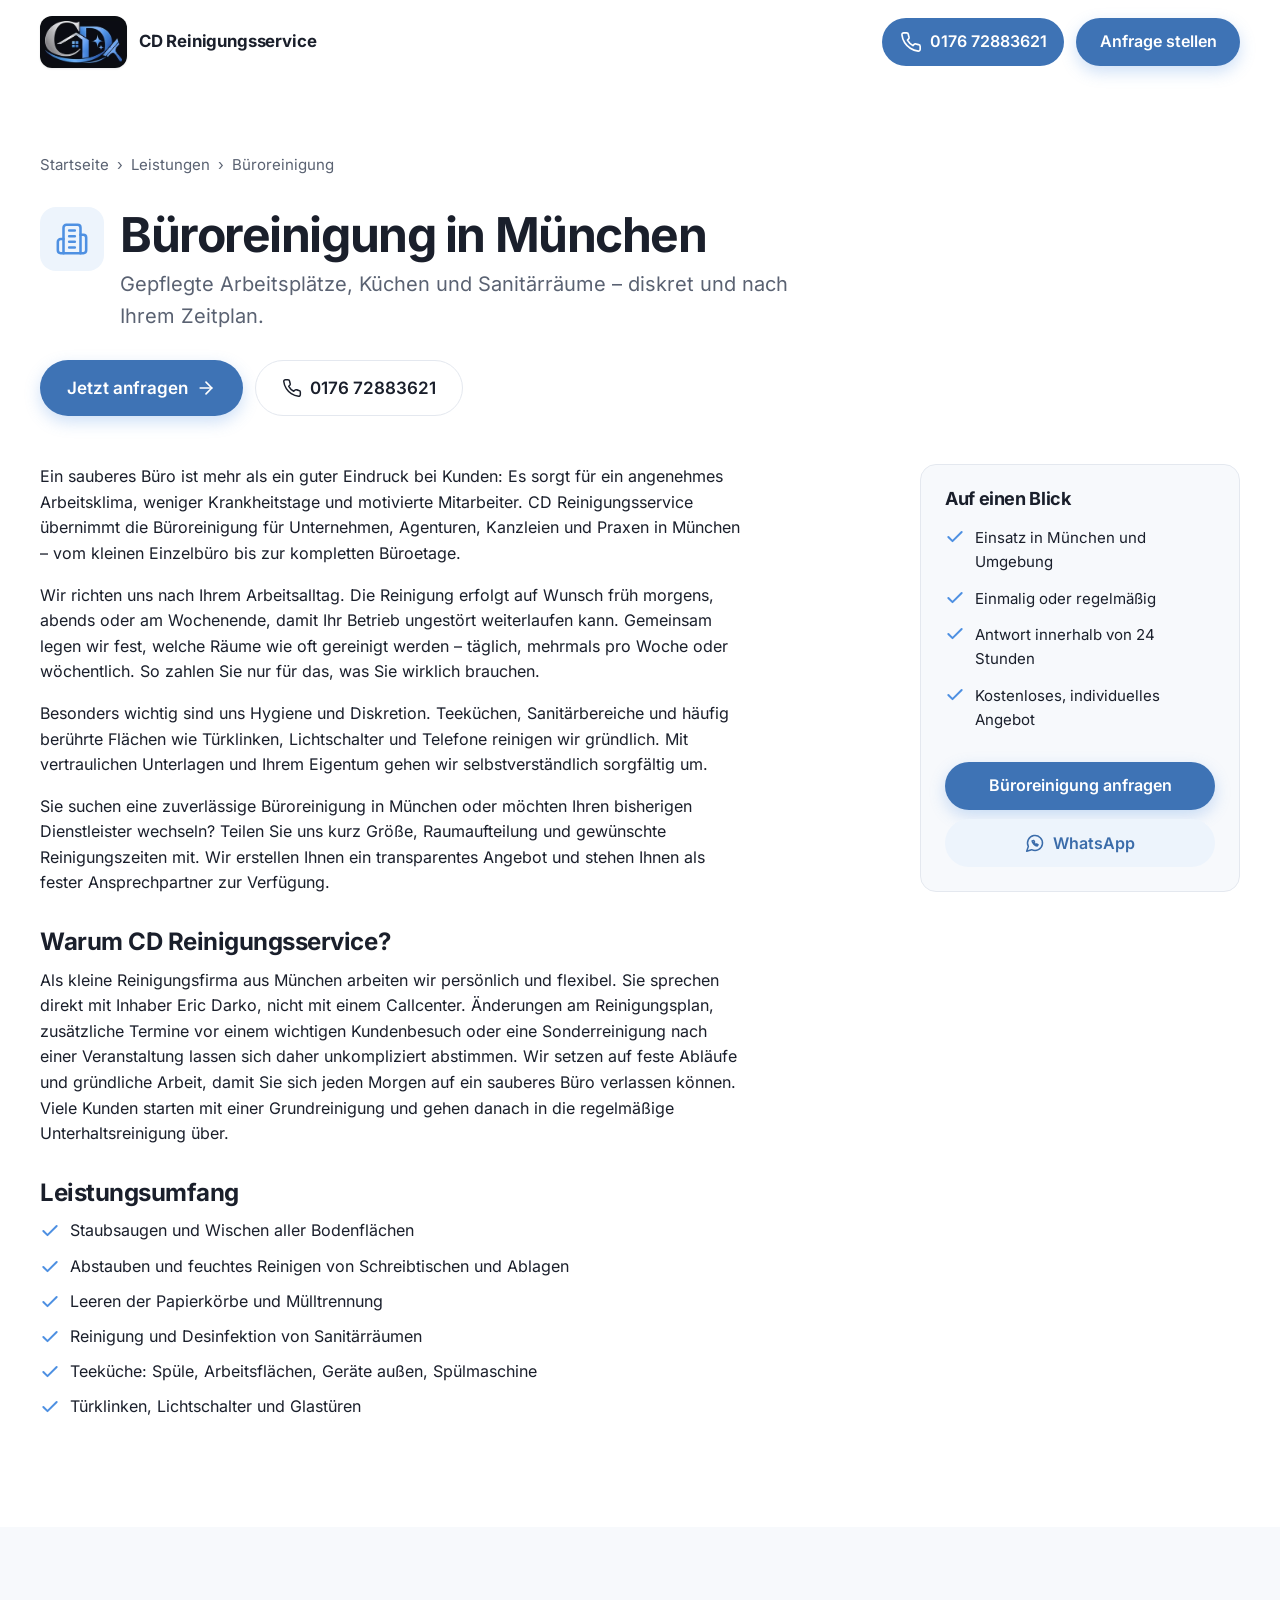
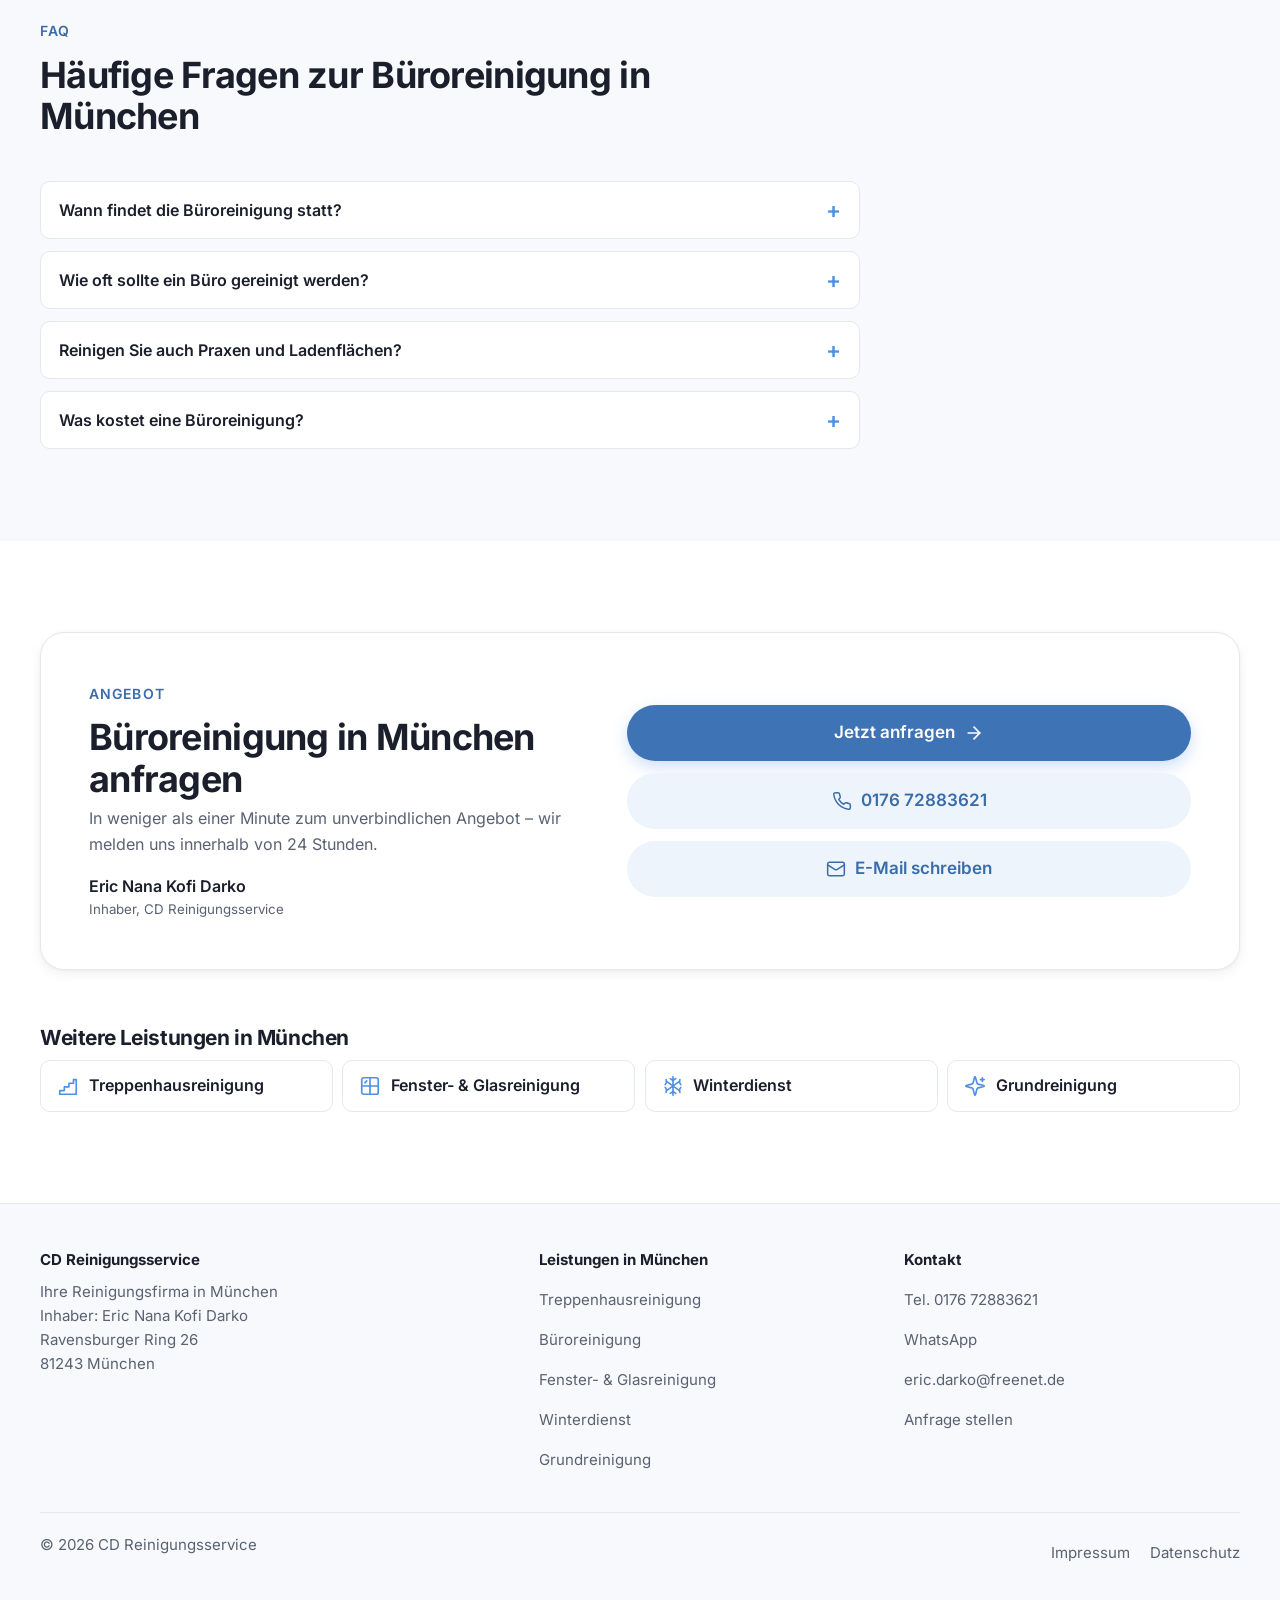
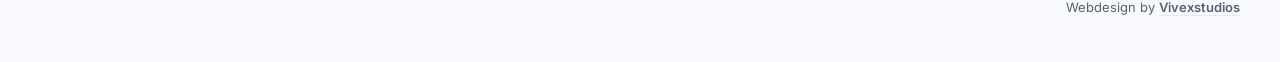
<file: bueroreinigung-muenchen.html>
<!doctype html>
<html lang="de">
<head>
  <meta charset="utf-8">
  <meta name="viewport" content="width=device-width, initial-scale=1, viewport-fit=cover">
  <title>Büroreinigung München | CD Reinigungsservice</title>
  <meta name="description" content="Büroreinigung in München für Büros, Praxen und Kanzleien – gründlich, diskret und nach Ihrem Zeitplan. Jetzt kostenloses Angebot anfragen!">
  <meta name="robots" content="max-image-preview:large">
  <meta name="theme-color" content="#FFFFFF">
  <link rel="canonical" href="https://cdreinigungsservice.de/bueroreinigung-muenchen.html">

  <meta property="og:type" content="website">
  <meta property="og:locale" content="de_DE">
  <meta property="og:site_name" content="CD Reinigungsservice">
  <meta property="og:title" content="Büroreinigung München | CD Reinigungsservice">
  <meta property="og:description" content="Büroreinigung in München für Büros, Praxen und Kanzleien – gründlich, diskret und nach Ihrem Zeitplan. Jetzt kostenloses Angebot anfragen!">
  <meta property="og:url" content="https://cdreinigungsservice.de/bueroreinigung-muenchen.html">
  <meta property="og:image" content="https://cdreinigungsservice.de/assets/img/og-image.png">
  <meta property="og:image:width" content="1200">
  <meta property="og:image:height" content="630">
  <meta name="twitter:card" content="summary_large_image">

  <link rel="icon" href="/favicon.ico" sizes="any">
  <link rel="icon" type="image/png" sizes="48x48" href="/favicon-48x48.png">
  <link rel="icon" type="image/png" sizes="32x32" href="/favicon-32x32.png">
  <link rel="apple-touch-icon" href="/apple-touch-icon.png">
  <link rel="manifest" href="/site.webmanifest">

  <link rel="preload" href="assets/fonts/inter-latin-var.woff2" as="font" type="font/woff2" crossorigin>
  <link rel="stylesheet" href="assets/css/style.css">
  <!-- Plausible Analytics (cookielos, EU-Server) -->
  <script defer data-domain="cdreinigungsservice.de" src="https://plausible.io/js/script.js"></script>
  <script>document.documentElement.classList.add('js')</script>

  <script type="application/ld+json">
{
  "@context": "https://schema.org",
  "@type": "Service",
  "name": "Büroreinigung in München",
  "serviceType": "Büroreinigung",
  "description": "Büroreinigung in München für Büros, Praxen und Kanzleien – gründlich, diskret und nach Ihrem Zeitplan. Jetzt kostenloses Angebot anfragen!",
  "url": "https://cdreinigungsservice.de/bueroreinigung-muenchen.html",
  "areaServed": {
    "@type": "City",
    "name": "München"
  },
  "provider": {
    "@type": "CleaningService",
    "@id": "https://cdreinigungsservice.de/#business",
    "name": "CD Reinigungsservice",
    "telephone": "+49 176 72883621",
    "url": "https://cdreinigungsservice.de/",
    "address": {
      "@type": "PostalAddress",
      "streetAddress": "Ravensburger Ring 26",
      "postalCode": "81243",
      "addressLocality": "München",
      "addressCountry": "DE"
    }
  }
}
  </script>
  <script type="application/ld+json">
{
  "@context": "https://schema.org",
  "@type": "BreadcrumbList",
  "itemListElement": [
    {
      "@type": "ListItem",
      "position": 1,
      "name": "Startseite",
      "item": "https://cdreinigungsservice.de/"
    },
    {
      "@type": "ListItem",
      "position": 2,
      "name": "Büroreinigung München",
      "item": "https://cdreinigungsservice.de/bueroreinigung-muenchen.html"
    }
  ]
}
  </script>
</head>
<body>
  <a class="skip-link" href="#main">Zum Inhalt springen</a>

  <!-- Seite erzeugt von tools/leistungsseiten-bauen.py – Texte in tools/leistungen.py ändern -->
  <svg width="0" height="0" style="position:absolute" aria-hidden="true" focusable="false">
    <defs>
      <symbol id="i-phone" viewBox="0 0 24 24" fill="none" stroke="currentColor" stroke-width="1.8" stroke-linecap="round" stroke-linejoin="round"><path d="M22 16.92v3a2 2 0 0 1-2.18 2 19.79 19.79 0 0 1-8.63-3.07 19.5 19.5 0 0 1-6-6 19.79 19.79 0 0 1-3.07-8.67A2 2 0 0 1 4.11 2h3a2 2 0 0 1 2 1.72c.13.96.36 1.9.7 2.81a2 2 0 0 1-.45 2.11L8.09 9.91a16 16 0 0 0 6 6l1.27-1.27a2 2 0 0 1 2.11-.45c.91.34 1.85.57 2.81.7A2 2 0 0 1 22 16.92z"/></symbol>
      <symbol id="i-mail" viewBox="0 0 24 24" fill="none" stroke="currentColor" stroke-width="1.8" stroke-linecap="round" stroke-linejoin="round"><rect x="2" y="4" width="20" height="16" rx="2"/><path d="m22 7-8.97 5.7a1.94 1.94 0 0 1-2.06 0L2 7"/></symbol>
      <symbol id="i-chat" viewBox="0 0 24 24" fill="none" stroke="currentColor" stroke-width="1.8" stroke-linecap="round" stroke-linejoin="round"><path d="M7.9 20A9 9 0 1 0 4 16.1L2 22Z"/><path d="M8.5 9.5c.3 2.6 3.4 5.7 6 6l1.2-1.4-1.9-1-1 .8c-.9-.4-1.7-1.2-2.1-2.1l.8-1-1-1.9Z"/></symbol>
      <symbol id="i-arrow" viewBox="0 0 24 24" fill="none" stroke="currentColor" stroke-width="2" stroke-linecap="round" stroke-linejoin="round"><path d="M5 12h14"/><path d="m12 5 7 7-7 7"/></symbol>
      <symbol id="i-check" viewBox="0 0 24 24" fill="none" stroke="currentColor" stroke-width="2.4" stroke-linecap="round" stroke-linejoin="round"><path d="M20 6 9 17l-5-5"/></symbol>
      <symbol id="i-stairs" viewBox="0 0 24 24" fill="none" stroke="currentColor" stroke-width="1.8" stroke-linecap="round" stroke-linejoin="round"><path d="M3 21h18"/><path d="M3 21v-4h5v-4h5V9h5V5h3v16"/></symbol>
      <symbol id="i-office" viewBox="0 0 24 24" fill="none" stroke="currentColor" stroke-width="1.8" stroke-linecap="round" stroke-linejoin="round"><path d="M6 22V4a2 2 0 0 1 2-2h8a2 2 0 0 1 2 2v18Z"/><path d="M6 12H4a2 2 0 0 0-2 2v6a2 2 0 0 0 2 2h2"/><path d="M18 9h2a2 2 0 0 1 2 2v9a2 2 0 0 1-2 2h-2"/><path d="M10 6h4M10 10h4M10 14h4M10 18h4"/></symbol>
      <symbol id="i-window" viewBox="0 0 24 24" fill="none" stroke="currentColor" stroke-width="1.8" stroke-linecap="round" stroke-linejoin="round"><rect x="3" y="3" width="18" height="18" rx="2"/><path d="M12 3v18M3 12h18"/><path d="m6.5 8.5 2-2"/></symbol>
      <symbol id="i-snow" viewBox="0 0 24 24" fill="none" stroke="currentColor" stroke-width="1.8" stroke-linecap="round" stroke-linejoin="round"><path d="M12 2v20M4.93 7l14.14 10M4.93 17 19.07 7"/><path d="m9 4 3 2 3-2M9 20l3-2 3 2M3.5 10.5 5 8l-.5-3M20.5 13.5 19 16l.5 3M3.5 13.5 5 16l-.5 3M20.5 10.5 19 8l.5-3"/></symbol>
      <symbol id="i-sparkle" viewBox="0 0 24 24" fill="none" stroke="currentColor" stroke-width="1.8" stroke-linecap="round" stroke-linejoin="round"><path d="M9.94 15.5a2 2 0 0 0-1.44-1.44l-6.13-1.58a.5.5 0 0 1 0-.96L8.5 9.94A2 2 0 0 0 9.94 8.5l1.58-6.13a.5.5 0 0 1 .96 0l1.58 6.13a2 2 0 0 0 1.44 1.44l6.13 1.58a.5.5 0 0 1 0 .96l-6.13 1.58a2 2 0 0 0-1.44 1.44l-1.58 6.13a.5.5 0 0 1-.96 0z"/><path d="M20 3v4M22 5h-4"/></symbol>
      <symbol id="i-plus" viewBox="0 0 24 24" fill="none" stroke="currentColor" stroke-width="1.8" stroke-linecap="round" stroke-linejoin="round"><circle cx="12" cy="12" r="9.5"/><path d="M12 8v8M8 12h8"/></symbol>
      <symbol id="i-shield" viewBox="0 0 24 24" fill="none" stroke="currentColor" stroke-width="1.8" stroke-linecap="round" stroke-linejoin="round"><path d="M20 13c0 5-3.5 7.5-7.66 8.95a1 1 0 0 1-.67-.01C7.5 20.5 4 18 4 13V6a1 1 0 0 1 1-1c2 0 4.5-1.2 6.24-2.72a1.17 1.17 0 0 1 1.52 0C14.51 3.81 17 5 19 5a1 1 0 0 1 1 1z"/><path d="m9 12 2 2 4-4"/></symbol>
      <symbol id="i-search" viewBox="0 0 24 24" fill="none" stroke="currentColor" stroke-width="1.8" stroke-linecap="round" stroke-linejoin="round"><circle cx="11" cy="11" r="7.5"/><path d="m21 21-4.3-4.3"/></symbol>
      <symbol id="i-badge" viewBox="0 0 24 24" fill="none" stroke="currentColor" stroke-width="1.8" stroke-linecap="round" stroke-linejoin="round"><path d="M3.85 8.62a4 4 0 0 1 4.78-4.77 4 4 0 0 1 6.74 0 4 4 0 0 1 4.78 4.78 4 4 0 0 1 0 6.74 4 4 0 0 1-4.77 4.78 4 4 0 0 1-6.75 0 4 4 0 0 1-4.78-4.77 4 4 0 0 1 0-6.76Z"/><path d="m9 12 2 2 4-4"/></symbol>
      <symbol id="i-handshake" viewBox="0 0 24 24" fill="none" stroke="currentColor" stroke-width="1.8" stroke-linecap="round" stroke-linejoin="round"><path d="m11 17 2 2a1 1 0 1 0 3-3"/><path d="m14 14 2.5 2.5a1 1 0 1 0 3-3l-3.88-3.88a3 3 0 0 0-4.24 0l-.88.88a1 1 0 1 1-3-3l2.81-2.81a5.79 5.79 0 0 1 7.06-.87l.47.28a2 2 0 0 0 1.42.25L21 4"/><path d="m21 3 1 11h-2"/><path d="M3 3 2 14l6.5 6.5a1 1 0 1 0 3-3"/><path d="M3 4h8"/></symbol>
      <symbol id="i-arrow-left" viewBox="0 0 24 24" fill="none" stroke="currentColor" stroke-width="2" stroke-linecap="round" stroke-linejoin="round"><path d="M19 12H5"/><path d="m12 19-7-7 7-7"/></symbol>
    </defs>
  </svg>

  <header class="site-header">
    <div class="container site-header__inner">
      <a class="brand" href="index.html" aria-label="CD Reinigungsservice – Startseite">
        <span class="brand__badge"><picture><source type="image/webp" srcset="assets/img/logo.webp"><img src="assets/img/logo.png" alt="CD Reinigungsservice Logo" width="192" height="105"></picture></span>
        <span class="brand__name">CD Reinigungsservice</span>
      </a>
      <div class="site-header__actions">
        <a class="icon-btn site-header__phone" href="tel:+4917672883621" aria-label="Anrufen: 0176 72883621">
          <svg aria-hidden="true"><use href="#i-phone"/></svg>
          <span class="site-header__phone-text">0176 72883621</span>
        </a>
        <a class="btn btn--primary site-header__cta" href="anfrage.html">Anfrage stellen</a>
      </div>
    </div>
  </header>

  <main id="main">
    <section class="page-head service-head">
      <div class="container">
        <nav class="breadcrumb" aria-label="Brotkrumen">
          <ol>
            <li><a href="index.html">Startseite</a></li>
            <li><a href="index.html#leistungen">Leistungen</a></li>
            <li aria-current="page">Büroreinigung</li>
          </ol>
        </nav>
        <div class="service-head__inner">
          <span class="service-head__icon"><svg aria-hidden="true"><use href="#i-office"/></svg></span>
          <div>
            <h1>Büroreinigung in München</h1>
            <p>Gepflegte Arbeitsplätze, Küchen und Sanitärräume – diskret und nach Ihrem Zeitplan.</p>
          </div>
        </div>
        <div class="hero__actions">
          <a class="btn btn--primary btn--lg" href="anfrage.html?leistung=bueroreinigung">Jetzt anfragen <svg aria-hidden="true"><use href="#i-arrow"/></svg></a>
          <a class="btn btn--ghost btn--lg" href="tel:+4917672883621"><svg aria-hidden="true"><use href="#i-phone"/></svg> 0176 72883621</a>
        </div>
      </div>
    </section>

    <section class="section service-body">
      <div class="container service-layout">
        <div class="prose">
          <p>Ein sauberes Büro ist mehr als ein guter Eindruck bei Kunden: Es sorgt für ein angenehmes Arbeitsklima, weniger Krankheitstage und motivierte Mitarbeiter. CD Reinigungsservice übernimmt die Büroreinigung für Unternehmen, Agenturen, Kanzleien und Praxen in München – vom kleinen Einzelbüro bis zur kompletten Büroetage.</p>
          <p>Wir richten uns nach Ihrem Arbeitsalltag. Die Reinigung erfolgt auf Wunsch früh morgens, abends oder am Wochenende, damit Ihr Betrieb ungestört weiterlaufen kann. Gemeinsam legen wir fest, welche Räume wie oft gereinigt werden – täglich, mehrmals pro Woche oder wöchentlich. So zahlen Sie nur für das, was Sie wirklich brauchen.</p>
          <p>Besonders wichtig sind uns Hygiene und Diskretion. Teeküchen, Sanitärbereiche und häufig berührte Flächen wie Türklinken, Lichtschalter und Telefone reinigen wir gründlich. Mit vertraulichen Unterlagen und Ihrem Eigentum gehen wir selbstverständlich sorgfältig um.</p>
          <p>Sie suchen eine zuverlässige Büroreinigung in München oder möchten Ihren bisherigen Dienstleister wechseln? Teilen Sie uns kurz Größe, Raumaufteilung und gewünschte Reinigungszeiten mit. Wir erstellen Ihnen ein transparentes Angebot und stehen Ihnen als fester Ansprechpartner zur Verfügung.</p>

          <h2>Warum CD Reinigungsservice?</h2>
          <p>Als kleine Reinigungsfirma aus München arbeiten wir persönlich und flexibel. Sie sprechen direkt mit Inhaber Eric Darko, nicht mit einem Callcenter. Änderungen am Reinigungsplan, zusätzliche Termine vor einem wichtigen Kundenbesuch oder eine Sonderreinigung nach einer Veranstaltung lassen sich daher unkompliziert abstimmen. Wir setzen auf feste Abläufe und gründliche Arbeit, damit Sie sich jeden Morgen auf ein sauberes Büro verlassen können. Viele Kunden starten mit einer Grundreinigung und gehen danach in die regelmäßige Unterhaltsreinigung über.</p>

          <h2>Leistungsumfang</h2>
          <ul class="checklist">
            <li><svg aria-hidden="true"><use href="#i-check"/></svg><span>Staubsaugen und Wischen aller Bodenflächen</span></li>
            <li><svg aria-hidden="true"><use href="#i-check"/></svg><span>Abstauben und feuchtes Reinigen von Schreibtischen und Ablagen</span></li>
            <li><svg aria-hidden="true"><use href="#i-check"/></svg><span>Leeren der Papierkörbe und Mülltrennung</span></li>
            <li><svg aria-hidden="true"><use href="#i-check"/></svg><span>Reinigung und Desinfektion von Sanitärräumen</span></li>
            <li><svg aria-hidden="true"><use href="#i-check"/></svg><span>Teeküche: Spüle, Arbeitsflächen, Geräte außen, Spülmaschine</span></li>
            <li><svg aria-hidden="true"><use href="#i-check"/></svg><span>Türklinken, Lichtschalter und Glastüren</span></li>
          </ul>
        </div>
        <aside class="aside-card service-aside" aria-label="Auf einen Blick">
          <h2>Auf einen Blick</h2>
          <ul>
            <li><svg aria-hidden="true"><use href="#i-check"/></svg> Einsatz in München und Umgebung</li>
            <li><svg aria-hidden="true"><use href="#i-check"/></svg> Einmalig oder regelmäßig</li>
            <li><svg aria-hidden="true"><use href="#i-check"/></svg> Antwort innerhalb von 24 Stunden</li>
            <li><svg aria-hidden="true"><use href="#i-check"/></svg> Kostenloses, individuelles Angebot</li>
          </ul>
          <a class="btn btn--primary btn--block" href="anfrage.html?leistung=bueroreinigung">Büroreinigung anfragen</a>
          <a class="btn btn--soft btn--block" href="https://wa.me/4917672883621" target="_blank" rel="noopener"><svg aria-hidden="true"><use href="#i-chat"/></svg> WhatsApp</a>
        </aside>
      </div>
    </section>

    <section class="section section--alt" aria-labelledby="faq-title">
      <div class="container">
        <div class="section__head">
          <span class="eyebrow">FAQ</span>
          <h2 id="faq-title">Häufige Fragen zur Büroreinigung in München</h2>
        </div>
        <div class="faq">
          <details class="faq__item">
            <summary>Wann findet die Büroreinigung statt?</summary>
            <p>Ganz nach Ihrem Wunsch: früh morgens, abends nach Feierabend oder am Wochenende. So stört die Reinigung Ihren Arbeitsalltag nicht.</p>
          </details>
          <details class="faq__item">
            <summary>Wie oft sollte ein Büro gereinigt werden?</summary>
            <p>Das hängt von der Anzahl der Mitarbeiter und dem Kundenverkehr ab. Viele Büros in München lassen zwei- bis dreimal pro Woche reinigen, Sanitärbereiche und Küchen häufiger. Wir beraten Sie gern.</p>
          </details>
          <details class="faq__item">
            <summary>Reinigen Sie auch Praxen und Ladenflächen?</summary>
            <p>Ja, neben Büros reinigen wir auch Praxen, Kanzleien, Ladenflächen und andere Gewerberäume in München.</p>
          </details>
          <details class="faq__item">
            <summary>Was kostet eine Büroreinigung?</summary>
            <p>Der Preis hängt von Fläche, Häufigkeit und Leistungsumfang ab. Nach Ihrer Anfrage erhalten Sie innerhalb von 24 Stunden ein individuelles, kostenloses Angebot.</p>
          </details>
        </div>
      </div>
    </section>

    <section class="section">
      <div class="container">
        <div class="contact-box">
          <div>
            <span class="eyebrow">Angebot</span>
            <h2>Büroreinigung in München anfragen</h2>
            <p>In weniger als einer Minute zum unverbindlichen Angebot – wir melden uns innerhalb von 24 Stunden.</p>
            <p class="contact-box__owner">Eric Nana Kofi Darko<small>Inhaber, CD Reinigungsservice</small></p>
          </div>
          <div class="contact-actions">
            <a class="btn btn--primary btn--lg" href="anfrage.html?leistung=bueroreinigung">Jetzt anfragen <svg aria-hidden="true"><use href="#i-arrow"/></svg></a>
            <a class="btn btn--soft btn--lg" href="tel:+4917672883621"><svg aria-hidden="true"><use href="#i-phone"/></svg> 0176 72883621</a>
            <a class="btn btn--soft btn--lg" href="mailto:eric.darko@freenet.de"><svg aria-hidden="true"><use href="#i-mail"/></svg> E-Mail schreiben</a>
          </div>
        </div>

        <nav class="related" aria-label="Weitere Leistungen">
          <h2>Weitere Leistungen in München</h2>
          <ul>
          <li><a class="related__link" href="treppenhausreinigung-muenchen.html"><svg aria-hidden="true"><use href="#i-stairs"/></svg> Treppenhausreinigung</a></li>
          <li><a class="related__link" href="fensterreinigung-muenchen.html"><svg aria-hidden="true"><use href="#i-window"/></svg> Fenster- & Glasreinigung</a></li>
          <li><a class="related__link" href="winterdienst-muenchen.html"><svg aria-hidden="true"><use href="#i-snow"/></svg> Winterdienst</a></li>
          <li><a class="related__link" href="grundreinigung-muenchen.html"><svg aria-hidden="true"><use href="#i-sparkle"/></svg> Grundreinigung</a></li>
          </ul>
        </nav>
      </div>
    </section>
  </main>

  <footer class="site-footer">
    <div class="container">
      <div class="site-footer__grid">
        <div>
          <strong>CD Reinigungsservice</strong>
          <p>Ihre Reinigungsfirma in München<br>Inhaber: Eric Nana Kofi Darko<br>Ravensburger Ring 26<br>81243 München</p>
        </div>
        <div>
          <strong>Leistungen in München</strong>
          <ul>
            <li><a href="treppenhausreinigung-muenchen.html">Treppenhausreinigung</a></li>
            <li><a href="bueroreinigung-muenchen.html">Büroreinigung</a></li>
            <li><a href="fensterreinigung-muenchen.html">Fenster- &amp; Glasreinigung</a></li>
            <li><a href="winterdienst-muenchen.html">Winterdienst</a></li>
            <li><a href="grundreinigung-muenchen.html">Grundreinigung</a></li>
          </ul>
        </div>
        <div>
          <strong>Kontakt</strong>
          <ul>
            <li><a href="tel:+4917672883621">Tel. 0176 72883621</a></li>
            <li><a href="https://wa.me/4917672883621" target="_blank" rel="noopener">WhatsApp</a></li>
            <li><a href="mailto:eric.darko@freenet.de">eric.darko@freenet.de</a></li>
            <li><a href="anfrage.html">Anfrage stellen</a></li>
          </ul>
        </div>
      </div>
      <div class="site-footer__bottom">
        <span>© <span data-year>2026</span> CD Reinigungsservice</span>
        <nav aria-label="Rechtliches">
          <a href="impressum.html">Impressum</a>
          <a href="datenschutz.html">Datenschutz</a>
        </nav>
      </div>
      <p class="credit">
        Webdesign by
        <a href="https://vivexstudios.de" target="_blank" rel="nofollow noopener">Vivexstudios</a>
      </p>
    </div>
  </footer>

  <nav class="mobile-bar" aria-label="Schnellkontakt">
    <a class="btn btn--ghost" href="tel:+4917672883621"><svg aria-hidden="true"><use href="#i-phone"/></svg> Anrufen</a>
    <a class="btn btn--primary" href="anfrage.html?leistung=bueroreinigung">Anfragen</a>
  </nav>

  <script src="assets/js/main.js" defer></script>
</body>
</html>
</file>
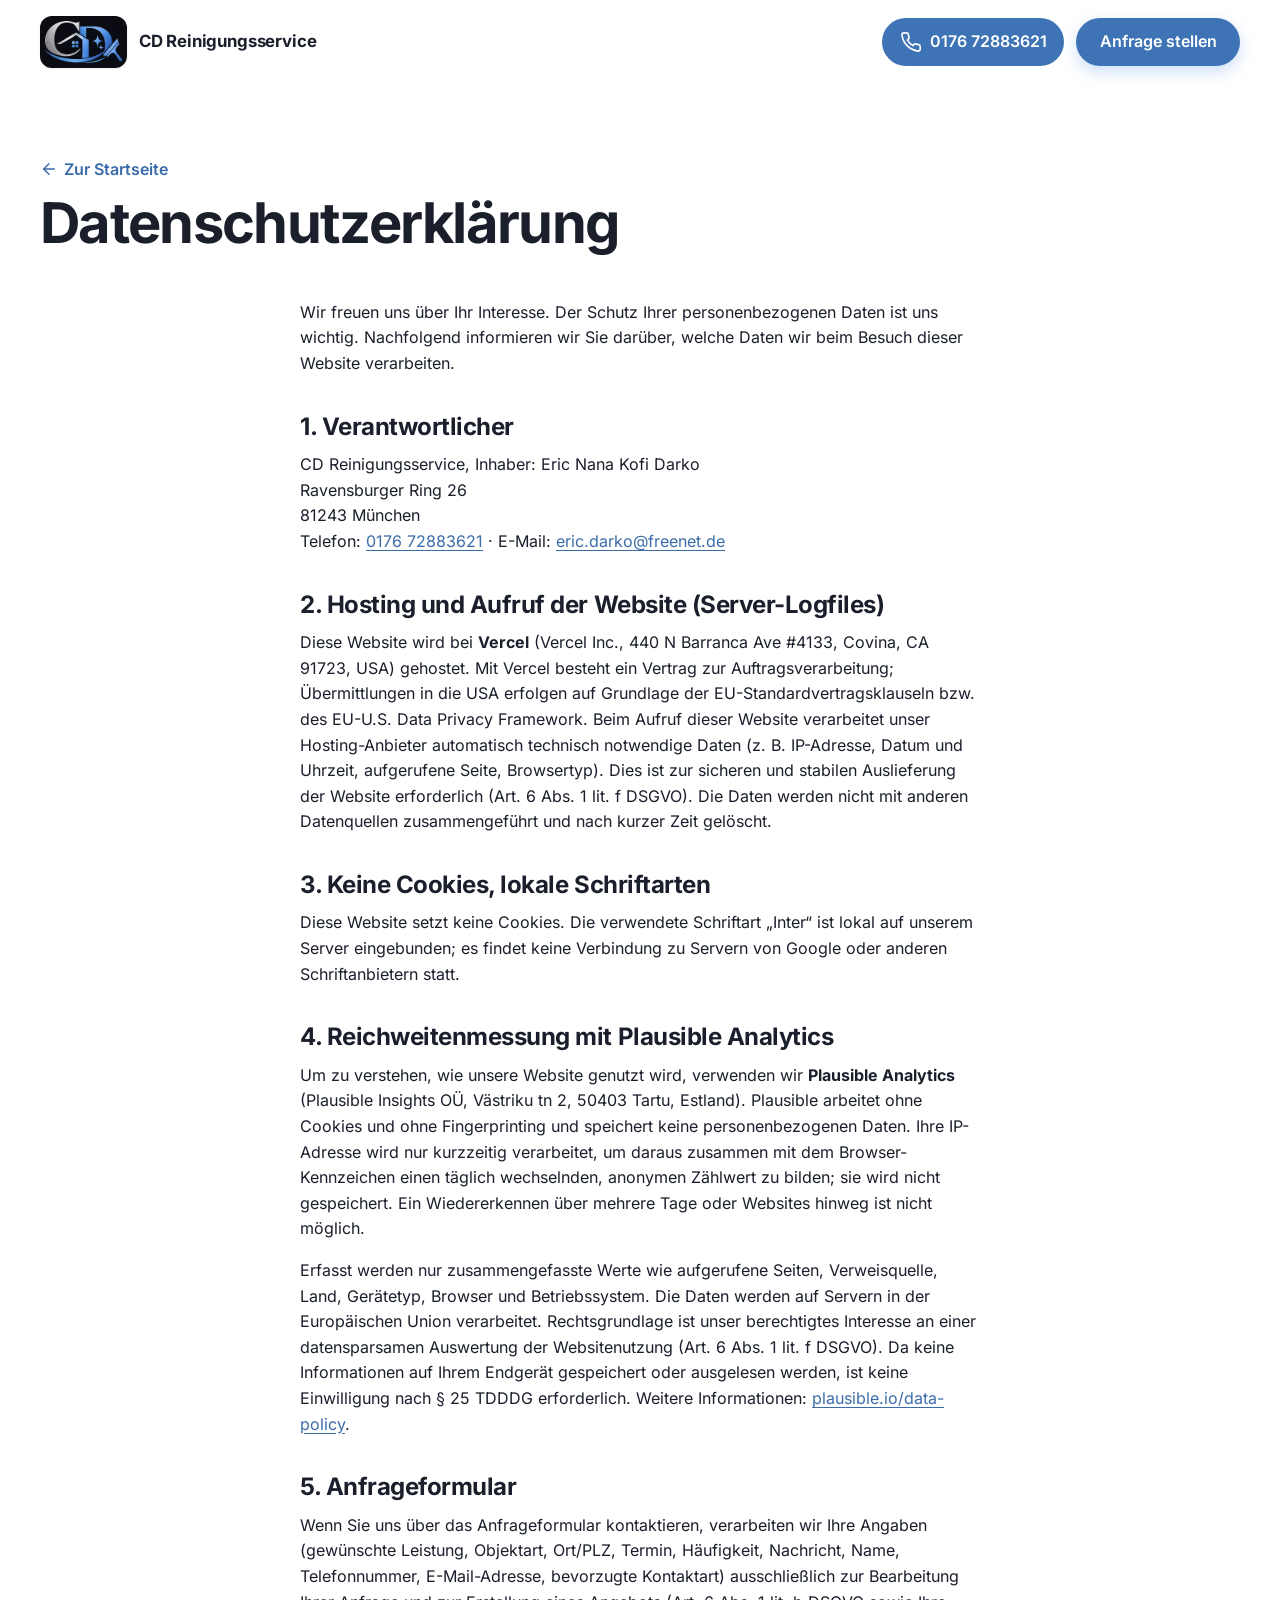
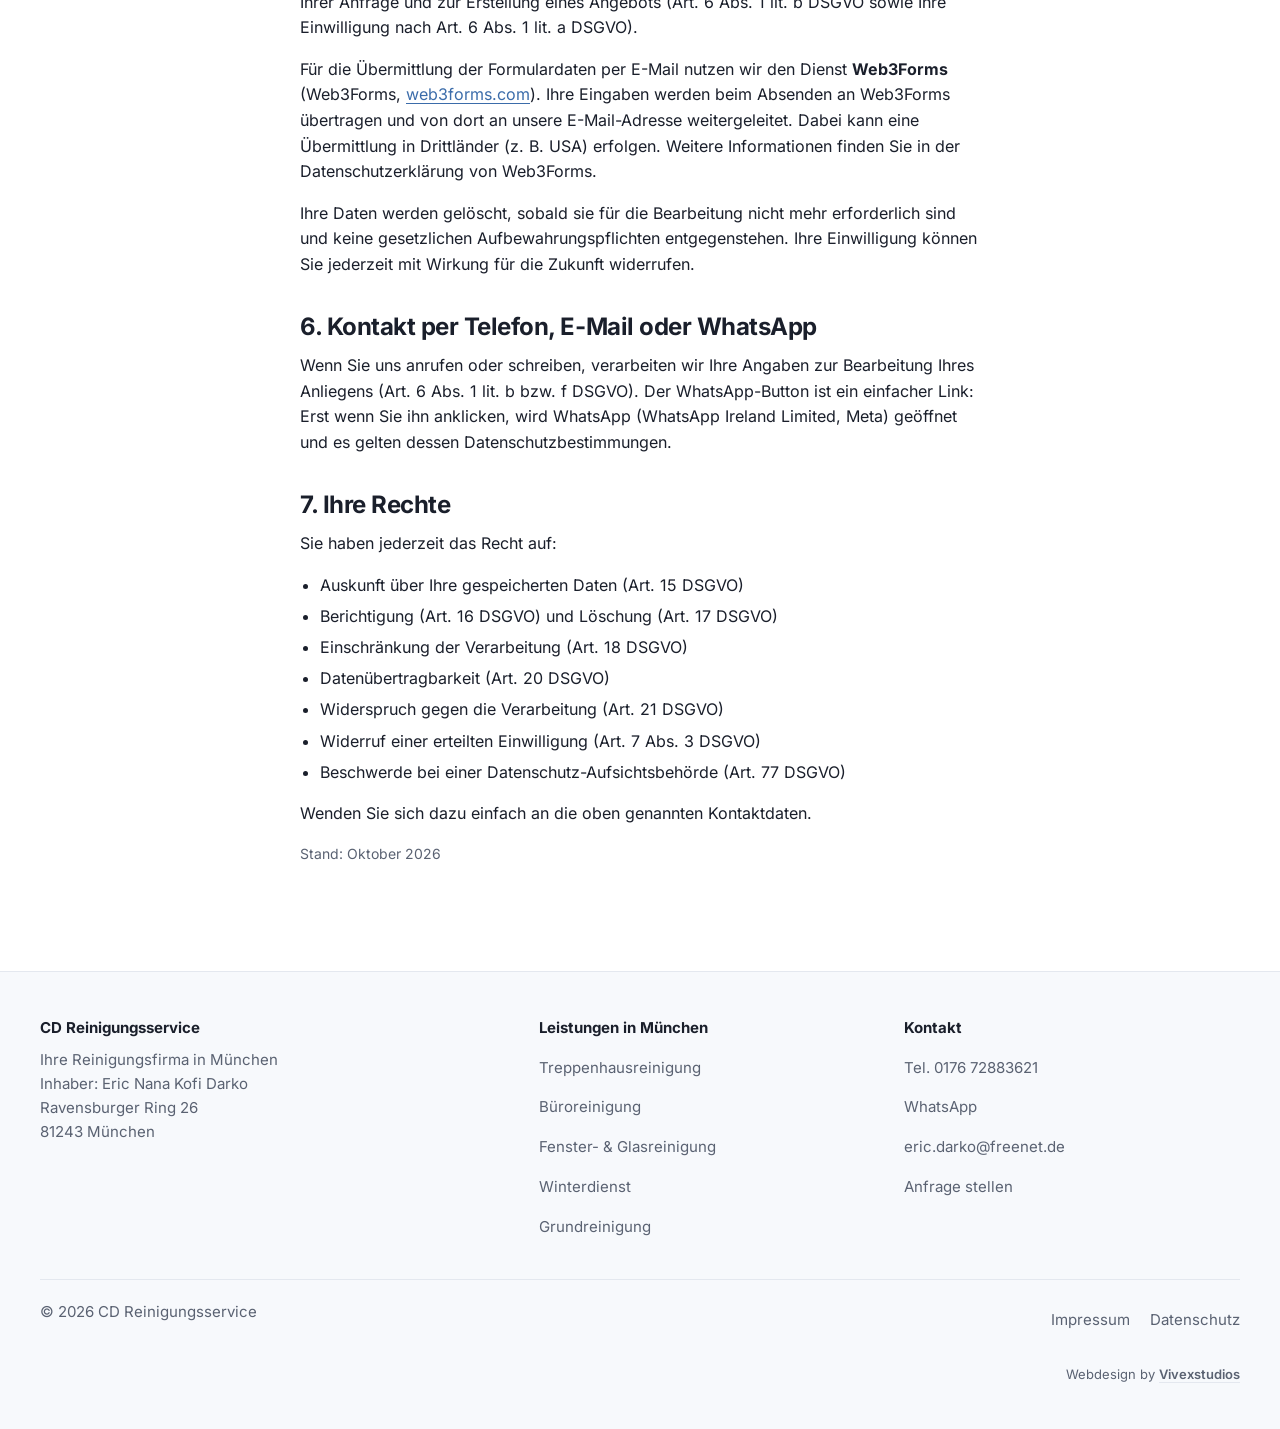
<file: datenschutz.html>
<!doctype html>
<html lang="de">
<head>
  <meta charset="utf-8">
  <meta name="viewport" content="width=device-width, initial-scale=1, viewport-fit=cover">
  <title>Datenschutzerklärung – CD Reinigungsservice</title>
  <meta name="description" content="Datenschutzerklärung von CD Reinigungsservice.">
  <meta name="robots" content="noindex, follow">
  <meta name="theme-color" content="#FFFFFF">
  <link rel="canonical" href="https://cdreinigungsservice.de/datenschutz.html">
  <meta property="og:type" content="website">
  <meta property="og:locale" content="de_DE">
  <meta property="og:site_name" content="CD Reinigungsservice">
  <meta property="og:title" content="Datenschutzerklärung – CD Reinigungsservice">
  <meta property="og:description" content="Datenschutzerklärung von CD Reinigungsservice.">
  <meta property="og:url" content="https://cdreinigungsservice.de/datenschutz.html">
  <meta property="og:image" content="https://cdreinigungsservice.de/assets/img/og-image.png">
  <meta property="og:image:width" content="1200">
  <meta property="og:image:height" content="630">
  <meta name="twitter:card" content="summary_large_image">
  <link rel="icon" href="/favicon.ico" sizes="any">
  <link rel="icon" type="image/png" sizes="48x48" href="/favicon-48x48.png">
  <link rel="icon" type="image/png" sizes="32x32" href="/favicon-32x32.png">
  <link rel="apple-touch-icon" href="/apple-touch-icon.png">
  <link rel="manifest" href="/site.webmanifest">
  <link rel="preload" href="assets/fonts/inter-latin-var.woff2" as="font" type="font/woff2" crossorigin>
  <link rel="stylesheet" href="assets/css/style.css">
  <!-- Plausible Analytics (cookielos, EU-Server) -->
  <script defer data-domain="cdreinigungsservice.de" src="https://plausible.io/js/script.js"></script>
</head>
<body>
  <a class="skip-link" href="#main">Zum Inhalt springen</a>

  <svg width="0" height="0" style="position:absolute" aria-hidden="true" focusable="false">
    <defs>
      <symbol id="i-phone" viewBox="0 0 24 24" fill="none" stroke="currentColor" stroke-width="1.8" stroke-linecap="round" stroke-linejoin="round"><path d="M22 16.92v3a2 2 0 0 1-2.18 2 19.79 19.79 0 0 1-8.63-3.07 19.5 19.5 0 0 1-6-6 19.79 19.79 0 0 1-3.07-8.67A2 2 0 0 1 4.11 2h3a2 2 0 0 1 2 1.72c.13.96.36 1.9.7 2.81a2 2 0 0 1-.45 2.11L8.09 9.91a16 16 0 0 0 6 6l1.27-1.27a2 2 0 0 1 2.11-.45c.91.34 1.85.57 2.81.7A2 2 0 0 1 22 16.92z"/></symbol>
      <symbol id="i-chat" viewBox="0 0 24 24" fill="none" stroke="currentColor" stroke-width="1.8" stroke-linecap="round" stroke-linejoin="round"><path d="M7.9 20A9 9 0 1 0 4 16.1L2 22Z"/><path d="M8.5 9.5c.3 2.6 3.4 5.7 6 6l1.2-1.4-1.9-1-1 .8c-.9-.4-1.7-1.2-2.1-2.1l.8-1-1-1.9Z"/></symbol>
      <symbol id="i-arrow-left" viewBox="0 0 24 24" fill="none" stroke="currentColor" stroke-width="2" stroke-linecap="round" stroke-linejoin="round"><path d="M19 12H5"/><path d="m12 19-7-7 7-7"/></symbol>
    </defs>
  </svg>

  <header class="site-header">
    <div class="container site-header__inner">
      <a class="brand" href="index.html" aria-label="CD Reinigungsservice – Startseite">
        <span class="brand__badge"><picture><source type="image/webp" srcset="assets/img/logo.webp"><img src="assets/img/logo.png" alt="CD Reinigungsservice Logo" width="192" height="105"></picture></span>
        <span class="brand__name">CD Reinigungsservice</span>
      </a>
      <div class="site-header__actions">
        <a class="icon-btn site-header__phone" href="tel:+4917672883621" aria-label="Anrufen: 0176 72883621">
          <svg aria-hidden="true"><use href="#i-phone"/></svg>
          <span class="site-header__phone-text">0176 72883621</span>
        </a>
        <a class="btn btn--primary site-header__cta" href="anfrage.html">Anfrage stellen</a>
      </div>
    </div>
  </header>

  <main id="main">
    <section class="page-head">
      <div class="container">
        <a class="back-link" href="index.html"><svg aria-hidden="true"><use href="#i-arrow-left"/></svg> Zur Startseite</a>
        <h1>Datenschutzerklärung</h1>
      </div>
    </section>
    <section class="section" style="padding-top: 1rem">
      <div class="container prose">
        <p>Wir freuen uns über Ihr Interesse. Der Schutz Ihrer personenbezogenen Daten ist uns wichtig. Nachfolgend informieren wir Sie darüber, welche Daten wir beim Besuch dieser Website verarbeiten.</p>

        <h2>1. Verantwortlicher</h2>
        <address>
          CD Reinigungsservice, Inhaber: Eric Nana Kofi Darko<br>
          Ravensburger Ring 26<br>
          81243 München<br>
          Telefon: <a href="tel:+4917672883621">0176 72883621</a> · E-Mail: <a href="mailto:eric.darko@freenet.de">eric.darko@freenet.de</a>
        </address>

        <h2>2. Hosting und Aufruf der Website (Server-Logfiles)</h2>
        <p>Diese Website wird bei <strong>Vercel</strong> (Vercel Inc., 440 N Barranca Ave #4133, Covina, CA 91723, USA) gehostet. Mit Vercel besteht ein Vertrag zur Auftragsverarbeitung; Übermittlungen in die USA erfolgen auf Grundlage der EU-Standardvertragsklauseln bzw. des EU-U.S. Data Privacy Framework. Beim Aufruf dieser Website verarbeitet unser Hosting-Anbieter automatisch technisch notwendige Daten (z.&nbsp;B. IP-Adresse, Datum und Uhrzeit, aufgerufene Seite, Browsertyp). Dies ist zur sicheren und stabilen Auslieferung der Website erforderlich (Art. 6 Abs. 1 lit. f DSGVO). Die Daten werden nicht mit anderen Datenquellen zusammengeführt und nach kurzer Zeit gelöscht.</p>

        <h2>3. Keine Cookies, lokale Schriftarten</h2>
        <p>Diese Website setzt keine Cookies. Die verwendete Schriftart „Inter“ ist lokal auf unserem Server eingebunden; es findet keine Verbindung zu Servern von Google oder anderen Schriftanbietern statt.</p>

        <h2>4. Reichweitenmessung mit Plausible Analytics</h2>
        <p>Um zu verstehen, wie unsere Website genutzt wird, verwenden wir <strong>Plausible Analytics</strong> (Plausible Insights OÜ, Västriku tn 2, 50403 Tartu, Estland). Plausible arbeitet ohne Cookies und ohne Fingerprinting und speichert keine personenbezogenen Daten. Ihre IP-Adresse wird nur kurzzeitig verarbeitet, um daraus zusammen mit dem Browser-Kennzeichen einen täglich wechselnden, anonymen Zählwert zu bilden; sie wird nicht gespeichert. Ein Wiedererkennen über mehrere Tage oder Websites hinweg ist nicht möglich.</p>
        <p>Erfasst werden nur zusammengefasste Werte wie aufgerufene Seiten, Verweisquelle, Land, Gerätetyp, Browser und Betriebssystem. Die Daten werden auf Servern in der Europäischen Union verarbeitet. Rechtsgrundlage ist unser berechtigtes Interesse an einer datensparsamen Auswertung der Websitenutzung (Art. 6 Abs. 1 lit. f DSGVO). Da keine Informationen auf Ihrem Endgerät gespeichert oder ausgelesen werden, ist keine Einwilligung nach § 25 TDDDG erforderlich. Weitere Informationen: <a href="https://plausible.io/data-policy" target="_blank" rel="noopener">plausible.io/data-policy</a>.</p>

        <h2>5. Anfrageformular</h2>
        <p>Wenn Sie uns über das Anfrageformular kontaktieren, verarbeiten wir Ihre Angaben (gewünschte Leistung, Objektart, Ort/PLZ, Termin, Häufigkeit, Nachricht, Name, Telefonnummer, E-Mail-Adresse, bevorzugte Kontaktart) ausschließlich zur Bearbeitung Ihrer Anfrage und zur Erstellung eines Angebots (Art. 6 Abs. 1 lit. b DSGVO sowie Ihre Einwilligung nach Art. 6 Abs. 1 lit. a DSGVO).</p>
        <p>Für die Übermittlung der Formulardaten per E-Mail nutzen wir den Dienst <strong>Web3Forms</strong> (Web3Forms, <a href="https://web3forms.com/privacy" target="_blank" rel="noopener">web3forms.com</a>). Ihre Eingaben werden beim Absenden an Web3Forms übertragen und von dort an unsere E-Mail-Adresse weitergeleitet. Dabei kann eine Übermittlung in Drittländer (z.&nbsp;B. USA) erfolgen. Weitere Informationen finden Sie in der Datenschutzerklärung von Web3Forms.</p>
        <p>Ihre Daten werden gelöscht, sobald sie für die Bearbeitung nicht mehr erforderlich sind und keine gesetzlichen Aufbewahrungspflichten entgegenstehen. Ihre Einwilligung können Sie jederzeit mit Wirkung für die Zukunft widerrufen.</p>

        <h2>6. Kontakt per Telefon, E-Mail oder WhatsApp</h2>
        <p>Wenn Sie uns anrufen oder schreiben, verarbeiten wir Ihre Angaben zur Bearbeitung Ihres Anliegens (Art. 6 Abs. 1 lit. b bzw. f DSGVO). Der WhatsApp-Button ist ein einfacher Link: Erst wenn Sie ihn anklicken, wird WhatsApp (WhatsApp Ireland Limited, Meta) geöffnet und es gelten dessen Datenschutzbestimmungen.</p>

        <h2>7. Ihre Rechte</h2>
        <p>Sie haben jederzeit das Recht auf:</p>
        <ul>
          <li>Auskunft über Ihre gespeicherten Daten (Art. 15 DSGVO)</li>
          <li>Berichtigung (Art. 16 DSGVO) und Löschung (Art. 17 DSGVO)</li>
          <li>Einschränkung der Verarbeitung (Art. 18 DSGVO)</li>
          <li>Datenübertragbarkeit (Art. 20 DSGVO)</li>
          <li>Widerspruch gegen die Verarbeitung (Art. 21 DSGVO)</li>
          <li>Widerruf einer erteilten Einwilligung (Art. 7 Abs. 3 DSGVO)</li>
          <li>Beschwerde bei einer Datenschutz-Aufsichtsbehörde (Art. 77 DSGVO)</li>
        </ul>
        <p>Wenden Sie sich dazu einfach an die oben genannten Kontaktdaten.</p>

        <p class="hint">Stand: Oktober 2026</p>
      </div>
    </section>
  </main>

  <footer class="site-footer">
    <div class="container">
      <div class="site-footer__grid">
        <div>
          <strong>CD Reinigungsservice</strong>
          <p>Ihre Reinigungsfirma in München<br>Inhaber: Eric Nana Kofi Darko<br>Ravensburger Ring 26<br>81243 München</p>
        </div>
        <div>
          <strong>Leistungen in München</strong>
          <ul>
            <li><a href="treppenhausreinigung-muenchen.html">Treppenhausreinigung</a></li>
            <li><a href="bueroreinigung-muenchen.html">Büroreinigung</a></li>
            <li><a href="fensterreinigung-muenchen.html">Fenster- &amp; Glasreinigung</a></li>
            <li><a href="winterdienst-muenchen.html">Winterdienst</a></li>
            <li><a href="grundreinigung-muenchen.html">Grundreinigung</a></li>
          </ul>
        </div>
        <div>
          <strong>Kontakt</strong>
          <ul>
            <li><a href="tel:+4917672883621">Tel. 0176 72883621</a></li>
            <li><a href="https://wa.me/4917672883621" target="_blank" rel="noopener">WhatsApp</a></li>
            <li><a href="mailto:eric.darko@freenet.de">eric.darko@freenet.de</a></li>
            <li><a href="anfrage.html">Anfrage stellen</a></li>
          </ul>
        </div>
      </div>
      <div class="site-footer__bottom">
        <span>© <span data-year>2026</span> CD Reinigungsservice</span>
        <nav aria-label="Rechtliches">
          <a href="impressum.html">Impressum</a>
          <a href="datenschutz.html">Datenschutz</a>
        </nav>
      </div>
      <p class="credit">
        Webdesign by
        <a href="https://vivexstudios.de" target="_blank" rel="nofollow noopener">Vivexstudios</a>
      </p>
    </div>
  </footer>

  <nav class="mobile-bar" aria-label="Schnellkontakt">
    <a class="btn btn--ghost" href="tel:+4917672883621"><svg aria-hidden="true"><use href="#i-phone"/></svg> Anrufen</a>
    <a class="btn btn--primary" href="anfrage.html">Anfragen</a>
  </nav>

  <script src="assets/js/main.js" defer></script>
</body>
</html>
</file>
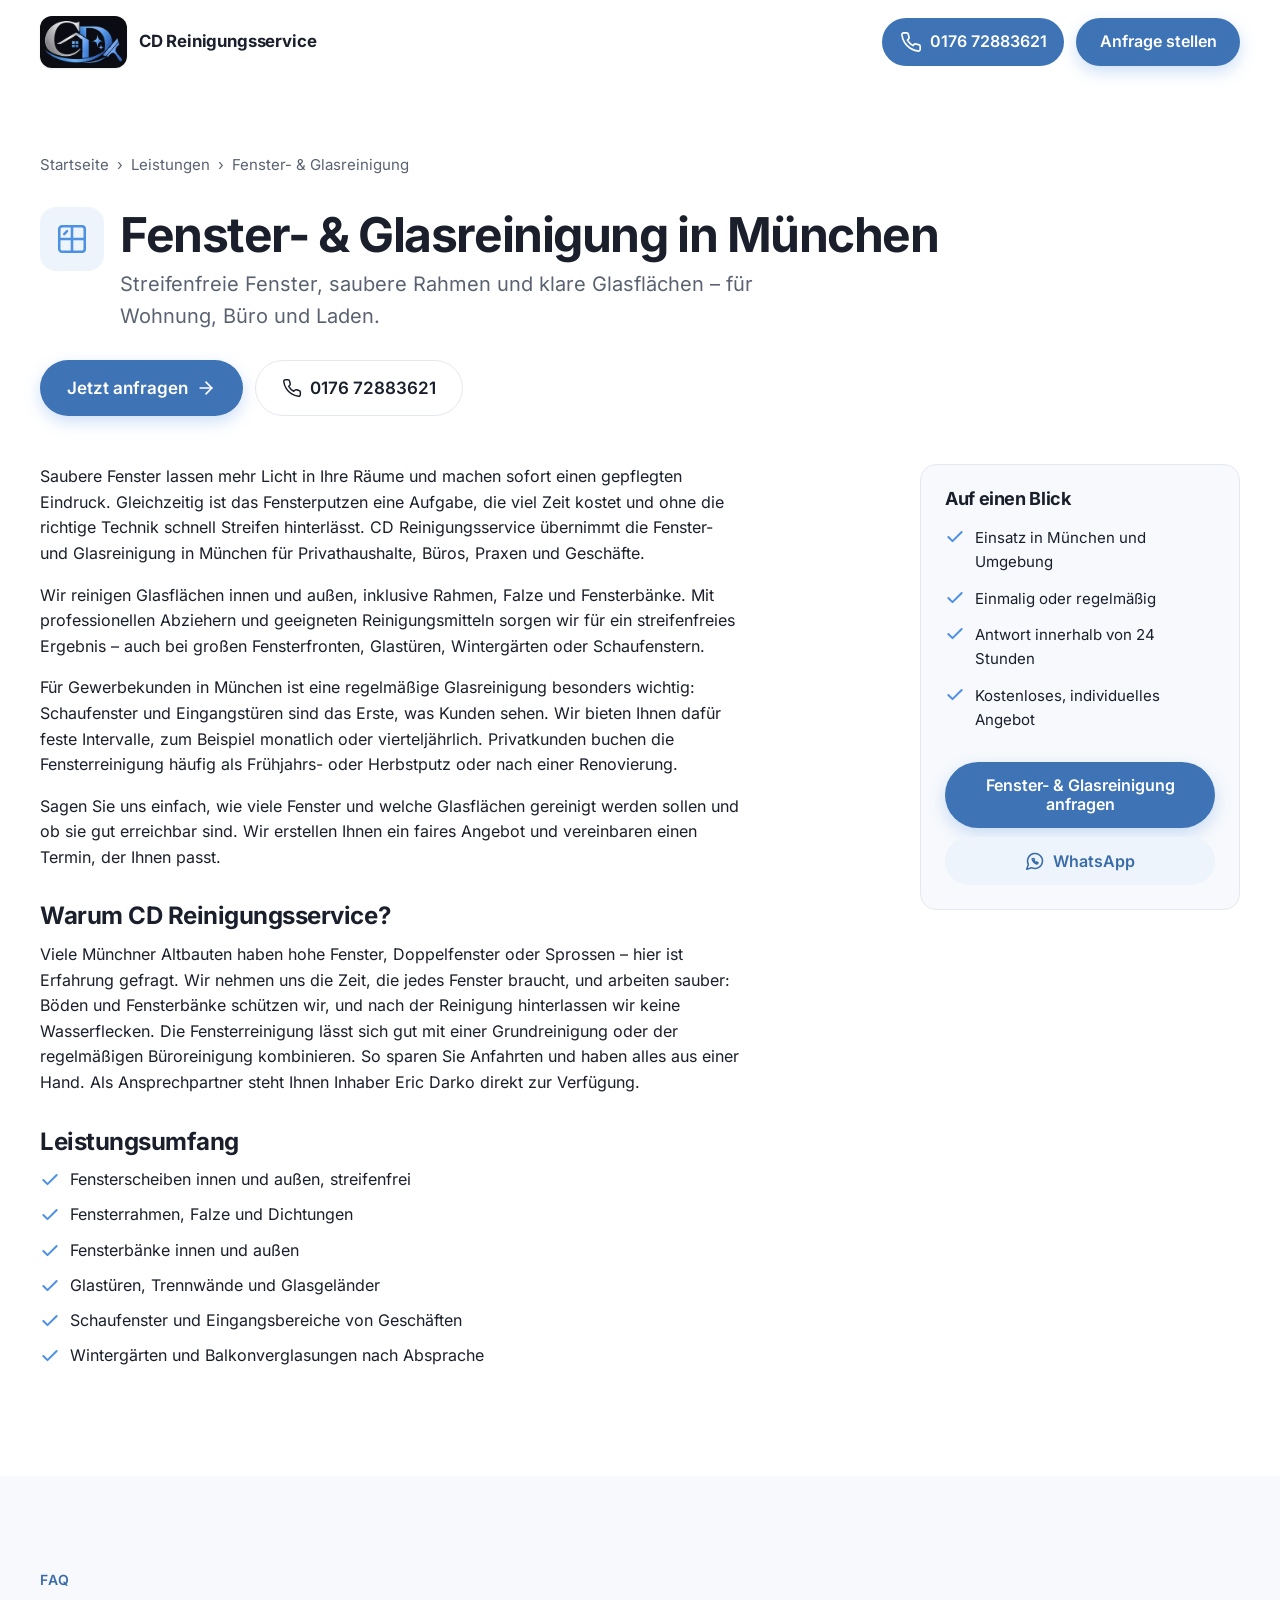
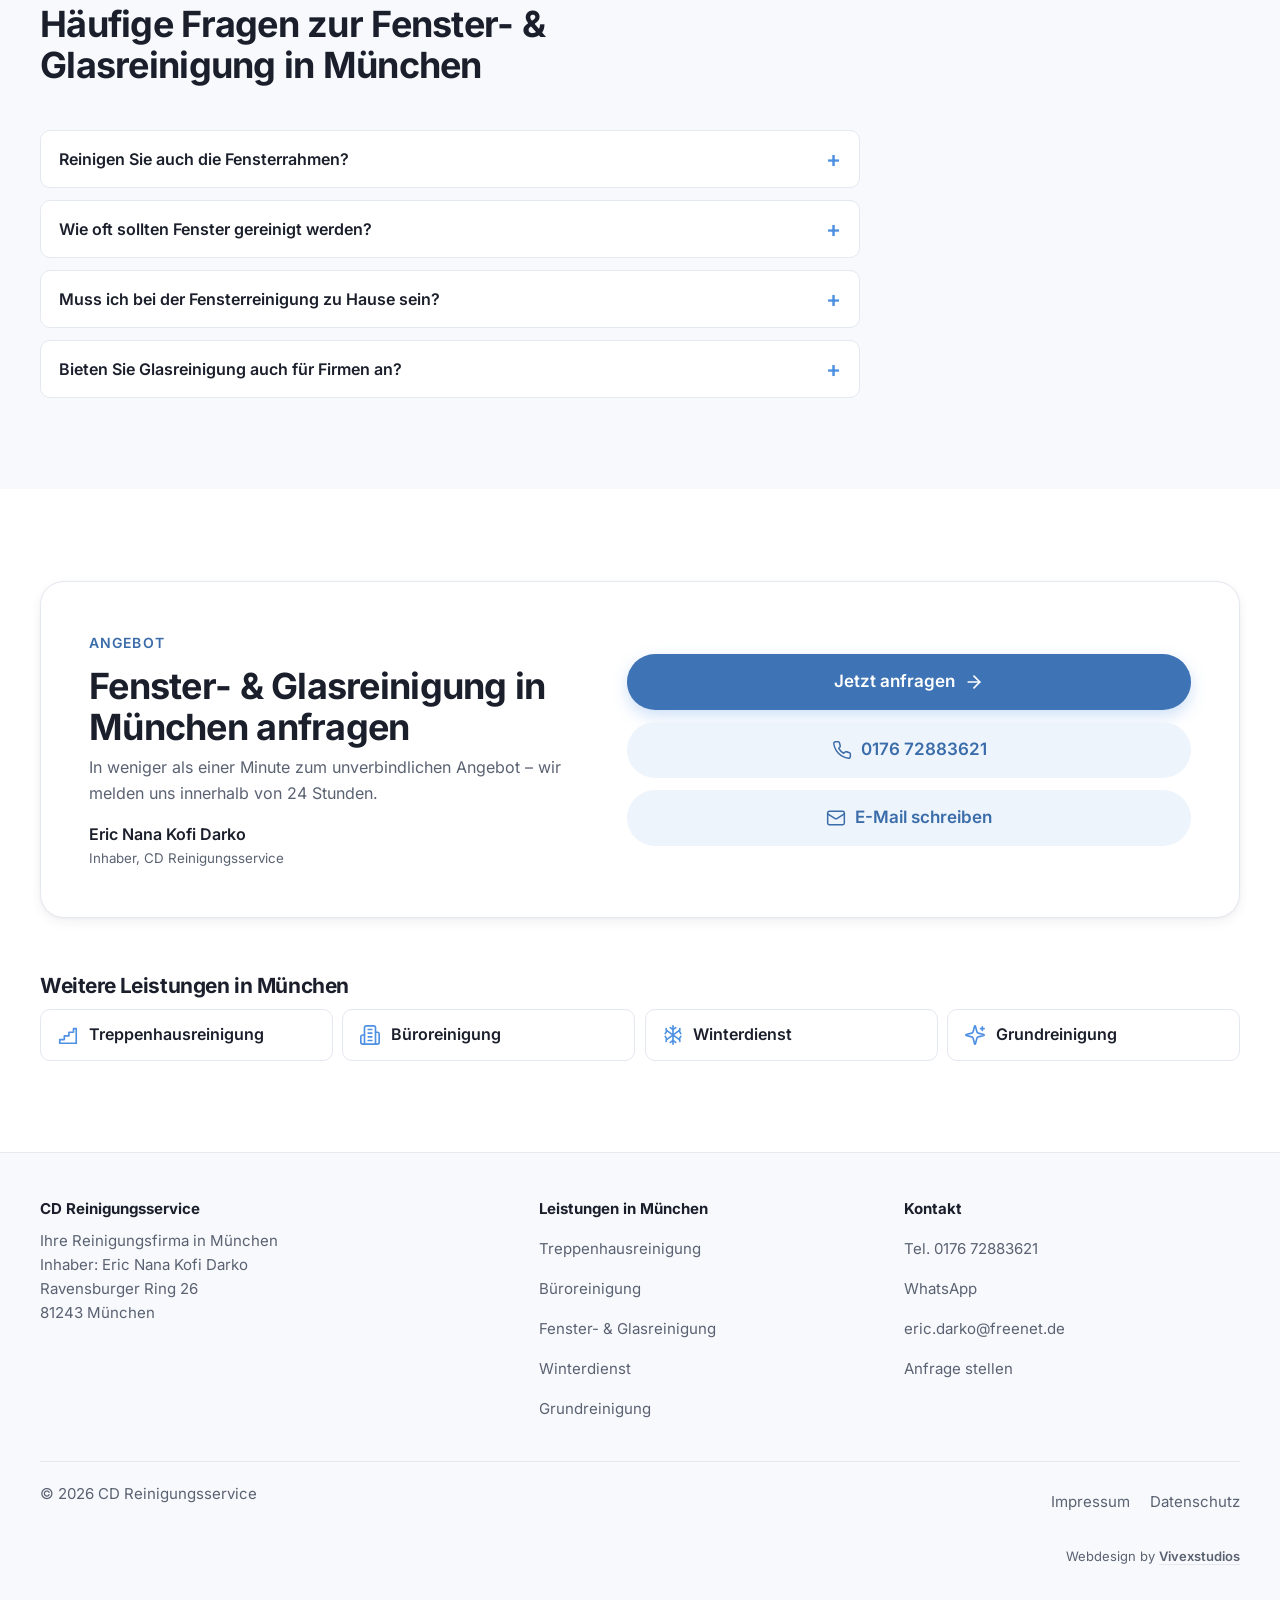
<file: fensterreinigung-muenchen.html>
<!doctype html>
<html lang="de">
<head>
  <meta charset="utf-8">
  <meta name="viewport" content="width=device-width, initial-scale=1, viewport-fit=cover">
  <title>Fensterreinigung München | CD Reinigungsservice</title>
  <meta name="description" content="Fenster- und Glasreinigung in München für Privat und Gewerbe – streifenfrei sauber, inklusive Rahmen. Jetzt kostenloses Angebot anfragen!">
  <meta name="robots" content="max-image-preview:large">
  <meta name="theme-color" content="#FFFFFF">
  <link rel="canonical" href="https://cdreinigungsservice.de/fensterreinigung-muenchen.html">

  <meta property="og:type" content="website">
  <meta property="og:locale" content="de_DE">
  <meta property="og:site_name" content="CD Reinigungsservice">
  <meta property="og:title" content="Fensterreinigung München | CD Reinigungsservice">
  <meta property="og:description" content="Fenster- und Glasreinigung in München für Privat und Gewerbe – streifenfrei sauber, inklusive Rahmen. Jetzt kostenloses Angebot anfragen!">
  <meta property="og:url" content="https://cdreinigungsservice.de/fensterreinigung-muenchen.html">
  <meta property="og:image" content="https://cdreinigungsservice.de/assets/img/og-image.png">
  <meta property="og:image:width" content="1200">
  <meta property="og:image:height" content="630">
  <meta name="twitter:card" content="summary_large_image">

  <link rel="icon" href="/favicon.ico" sizes="any">
  <link rel="icon" type="image/png" sizes="48x48" href="/favicon-48x48.png">
  <link rel="icon" type="image/png" sizes="32x32" href="/favicon-32x32.png">
  <link rel="apple-touch-icon" href="/apple-touch-icon.png">
  <link rel="manifest" href="/site.webmanifest">

  <link rel="preload" href="assets/fonts/inter-latin-var.woff2" as="font" type="font/woff2" crossorigin>
  <link rel="stylesheet" href="assets/css/style.css">
  <!-- Plausible Analytics (cookielos, EU-Server) -->
  <script defer data-domain="cdreinigungsservice.de" src="https://plausible.io/js/script.js"></script>
  <script>document.documentElement.classList.add('js')</script>

  <script type="application/ld+json">
{
  "@context": "https://schema.org",
  "@type": "Service",
  "name": "Fenster- & Glasreinigung in München",
  "serviceType": "Fenster- & Glasreinigung",
  "description": "Fenster- und Glasreinigung in München für Privat und Gewerbe – streifenfrei sauber, inklusive Rahmen. Jetzt kostenloses Angebot anfragen!",
  "url": "https://cdreinigungsservice.de/fensterreinigung-muenchen.html",
  "areaServed": {
    "@type": "City",
    "name": "München"
  },
  "provider": {
    "@type": "CleaningService",
    "@id": "https://cdreinigungsservice.de/#business",
    "name": "CD Reinigungsservice",
    "telephone": "+49 176 72883621",
    "url": "https://cdreinigungsservice.de/",
    "address": {
      "@type": "PostalAddress",
      "streetAddress": "Ravensburger Ring 26",
      "postalCode": "81243",
      "addressLocality": "München",
      "addressCountry": "DE"
    }
  }
}
  </script>
  <script type="application/ld+json">
{
  "@context": "https://schema.org",
  "@type": "BreadcrumbList",
  "itemListElement": [
    {
      "@type": "ListItem",
      "position": 1,
      "name": "Startseite",
      "item": "https://cdreinigungsservice.de/"
    },
    {
      "@type": "ListItem",
      "position": 2,
      "name": "Fenster- & Glasreinigung München",
      "item": "https://cdreinigungsservice.de/fensterreinigung-muenchen.html"
    }
  ]
}
  </script>
</head>
<body>
  <a class="skip-link" href="#main">Zum Inhalt springen</a>

  <!-- Seite erzeugt von tools/leistungsseiten-bauen.py – Texte in tools/leistungen.py ändern -->
  <svg width="0" height="0" style="position:absolute" aria-hidden="true" focusable="false">
    <defs>
      <symbol id="i-phone" viewBox="0 0 24 24" fill="none" stroke="currentColor" stroke-width="1.8" stroke-linecap="round" stroke-linejoin="round"><path d="M22 16.92v3a2 2 0 0 1-2.18 2 19.79 19.79 0 0 1-8.63-3.07 19.5 19.5 0 0 1-6-6 19.79 19.79 0 0 1-3.07-8.67A2 2 0 0 1 4.11 2h3a2 2 0 0 1 2 1.72c.13.96.36 1.9.7 2.81a2 2 0 0 1-.45 2.11L8.09 9.91a16 16 0 0 0 6 6l1.27-1.27a2 2 0 0 1 2.11-.45c.91.34 1.85.57 2.81.7A2 2 0 0 1 22 16.92z"/></symbol>
      <symbol id="i-mail" viewBox="0 0 24 24" fill="none" stroke="currentColor" stroke-width="1.8" stroke-linecap="round" stroke-linejoin="round"><rect x="2" y="4" width="20" height="16" rx="2"/><path d="m22 7-8.97 5.7a1.94 1.94 0 0 1-2.06 0L2 7"/></symbol>
      <symbol id="i-chat" viewBox="0 0 24 24" fill="none" stroke="currentColor" stroke-width="1.8" stroke-linecap="round" stroke-linejoin="round"><path d="M7.9 20A9 9 0 1 0 4 16.1L2 22Z"/><path d="M8.5 9.5c.3 2.6 3.4 5.7 6 6l1.2-1.4-1.9-1-1 .8c-.9-.4-1.7-1.2-2.1-2.1l.8-1-1-1.9Z"/></symbol>
      <symbol id="i-arrow" viewBox="0 0 24 24" fill="none" stroke="currentColor" stroke-width="2" stroke-linecap="round" stroke-linejoin="round"><path d="M5 12h14"/><path d="m12 5 7 7-7 7"/></symbol>
      <symbol id="i-check" viewBox="0 0 24 24" fill="none" stroke="currentColor" stroke-width="2.4" stroke-linecap="round" stroke-linejoin="round"><path d="M20 6 9 17l-5-5"/></symbol>
      <symbol id="i-stairs" viewBox="0 0 24 24" fill="none" stroke="currentColor" stroke-width="1.8" stroke-linecap="round" stroke-linejoin="round"><path d="M3 21h18"/><path d="M3 21v-4h5v-4h5V9h5V5h3v16"/></symbol>
      <symbol id="i-office" viewBox="0 0 24 24" fill="none" stroke="currentColor" stroke-width="1.8" stroke-linecap="round" stroke-linejoin="round"><path d="M6 22V4a2 2 0 0 1 2-2h8a2 2 0 0 1 2 2v18Z"/><path d="M6 12H4a2 2 0 0 0-2 2v6a2 2 0 0 0 2 2h2"/><path d="M18 9h2a2 2 0 0 1 2 2v9a2 2 0 0 1-2 2h-2"/><path d="M10 6h4M10 10h4M10 14h4M10 18h4"/></symbol>
      <symbol id="i-window" viewBox="0 0 24 24" fill="none" stroke="currentColor" stroke-width="1.8" stroke-linecap="round" stroke-linejoin="round"><rect x="3" y="3" width="18" height="18" rx="2"/><path d="M12 3v18M3 12h18"/><path d="m6.5 8.5 2-2"/></symbol>
      <symbol id="i-snow" viewBox="0 0 24 24" fill="none" stroke="currentColor" stroke-width="1.8" stroke-linecap="round" stroke-linejoin="round"><path d="M12 2v20M4.93 7l14.14 10M4.93 17 19.07 7"/><path d="m9 4 3 2 3-2M9 20l3-2 3 2M3.5 10.5 5 8l-.5-3M20.5 13.5 19 16l.5 3M3.5 13.5 5 16l-.5 3M20.5 10.5 19 8l.5-3"/></symbol>
      <symbol id="i-sparkle" viewBox="0 0 24 24" fill="none" stroke="currentColor" stroke-width="1.8" stroke-linecap="round" stroke-linejoin="round"><path d="M9.94 15.5a2 2 0 0 0-1.44-1.44l-6.13-1.58a.5.5 0 0 1 0-.96L8.5 9.94A2 2 0 0 0 9.94 8.5l1.58-6.13a.5.5 0 0 1 .96 0l1.58 6.13a2 2 0 0 0 1.44 1.44l6.13 1.58a.5.5 0 0 1 0 .96l-6.13 1.58a2 2 0 0 0-1.44 1.44l-1.58 6.13a.5.5 0 0 1-.96 0z"/><path d="M20 3v4M22 5h-4"/></symbol>
      <symbol id="i-plus" viewBox="0 0 24 24" fill="none" stroke="currentColor" stroke-width="1.8" stroke-linecap="round" stroke-linejoin="round"><circle cx="12" cy="12" r="9.5"/><path d="M12 8v8M8 12h8"/></symbol>
      <symbol id="i-shield" viewBox="0 0 24 24" fill="none" stroke="currentColor" stroke-width="1.8" stroke-linecap="round" stroke-linejoin="round"><path d="M20 13c0 5-3.5 7.5-7.66 8.95a1 1 0 0 1-.67-.01C7.5 20.5 4 18 4 13V6a1 1 0 0 1 1-1c2 0 4.5-1.2 6.24-2.72a1.17 1.17 0 0 1 1.52 0C14.51 3.81 17 5 19 5a1 1 0 0 1 1 1z"/><path d="m9 12 2 2 4-4"/></symbol>
      <symbol id="i-search" viewBox="0 0 24 24" fill="none" stroke="currentColor" stroke-width="1.8" stroke-linecap="round" stroke-linejoin="round"><circle cx="11" cy="11" r="7.5"/><path d="m21 21-4.3-4.3"/></symbol>
      <symbol id="i-badge" viewBox="0 0 24 24" fill="none" stroke="currentColor" stroke-width="1.8" stroke-linecap="round" stroke-linejoin="round"><path d="M3.85 8.62a4 4 0 0 1 4.78-4.77 4 4 0 0 1 6.74 0 4 4 0 0 1 4.78 4.78 4 4 0 0 1 0 6.74 4 4 0 0 1-4.77 4.78 4 4 0 0 1-6.75 0 4 4 0 0 1-4.78-4.77 4 4 0 0 1 0-6.76Z"/><path d="m9 12 2 2 4-4"/></symbol>
      <symbol id="i-handshake" viewBox="0 0 24 24" fill="none" stroke="currentColor" stroke-width="1.8" stroke-linecap="round" stroke-linejoin="round"><path d="m11 17 2 2a1 1 0 1 0 3-3"/><path d="m14 14 2.5 2.5a1 1 0 1 0 3-3l-3.88-3.88a3 3 0 0 0-4.24 0l-.88.88a1 1 0 1 1-3-3l2.81-2.81a5.79 5.79 0 0 1 7.06-.87l.47.28a2 2 0 0 0 1.42.25L21 4"/><path d="m21 3 1 11h-2"/><path d="M3 3 2 14l6.5 6.5a1 1 0 1 0 3-3"/><path d="M3 4h8"/></symbol>
      <symbol id="i-arrow-left" viewBox="0 0 24 24" fill="none" stroke="currentColor" stroke-width="2" stroke-linecap="round" stroke-linejoin="round"><path d="M19 12H5"/><path d="m12 19-7-7 7-7"/></symbol>
    </defs>
  </svg>

  <header class="site-header">
    <div class="container site-header__inner">
      <a class="brand" href="index.html" aria-label="CD Reinigungsservice – Startseite">
        <span class="brand__badge"><picture><source type="image/webp" srcset="assets/img/logo.webp"><img src="assets/img/logo.png" alt="CD Reinigungsservice Logo" width="192" height="105"></picture></span>
        <span class="brand__name">CD Reinigungsservice</span>
      </a>
      <div class="site-header__actions">
        <a class="icon-btn site-header__phone" href="tel:+4917672883621" aria-label="Anrufen: 0176 72883621">
          <svg aria-hidden="true"><use href="#i-phone"/></svg>
          <span class="site-header__phone-text">0176 72883621</span>
        </a>
        <a class="btn btn--primary site-header__cta" href="anfrage.html">Anfrage stellen</a>
      </div>
    </div>
  </header>

  <main id="main">
    <section class="page-head service-head">
      <div class="container">
        <nav class="breadcrumb" aria-label="Brotkrumen">
          <ol>
            <li><a href="index.html">Startseite</a></li>
            <li><a href="index.html#leistungen">Leistungen</a></li>
            <li aria-current="page">Fenster- & Glasreinigung</li>
          </ol>
        </nav>
        <div class="service-head__inner">
          <span class="service-head__icon"><svg aria-hidden="true"><use href="#i-window"/></svg></span>
          <div>
            <h1>Fenster- &amp; Glasreinigung in München</h1>
            <p>Streifenfreie Fenster, saubere Rahmen und klare Glasflächen – für Wohnung, Büro und Laden.</p>
          </div>
        </div>
        <div class="hero__actions">
          <a class="btn btn--primary btn--lg" href="anfrage.html?leistung=fensterreinigung">Jetzt anfragen <svg aria-hidden="true"><use href="#i-arrow"/></svg></a>
          <a class="btn btn--ghost btn--lg" href="tel:+4917672883621"><svg aria-hidden="true"><use href="#i-phone"/></svg> 0176 72883621</a>
        </div>
      </div>
    </section>

    <section class="section service-body">
      <div class="container service-layout">
        <div class="prose">
          <p>Saubere Fenster lassen mehr Licht in Ihre Räume und machen sofort einen gepflegten Eindruck. Gleichzeitig ist das Fensterputzen eine Aufgabe, die viel Zeit kostet und ohne die richtige Technik schnell Streifen hinterlässt. CD Reinigungsservice übernimmt die Fenster- und Glasreinigung in München für Privathaushalte, Büros, Praxen und Geschäfte.</p>
          <p>Wir reinigen Glasflächen innen und außen, inklusive Rahmen, Falze und Fensterbänke. Mit professionellen Abziehern und geeigneten Reinigungsmitteln sorgen wir für ein streifenfreies Ergebnis – auch bei großen Fensterfronten, Glastüren, Wintergärten oder Schaufenstern.</p>
          <p>Für Gewerbekunden in München ist eine regelmäßige Glasreinigung besonders wichtig: Schaufenster und Eingangstüren sind das Erste, was Kunden sehen. Wir bieten Ihnen dafür feste Intervalle, zum Beispiel monatlich oder vierteljährlich. Privatkunden buchen die Fensterreinigung häufig als Frühjahrs- oder Herbstputz oder nach einer Renovierung.</p>
          <p>Sagen Sie uns einfach, wie viele Fenster und welche Glasflächen gereinigt werden sollen und ob sie gut erreichbar sind. Wir erstellen Ihnen ein faires Angebot und vereinbaren einen Termin, der Ihnen passt.</p>

          <h2>Warum CD Reinigungsservice?</h2>
          <p>Viele Münchner Altbauten haben hohe Fenster, Doppelfenster oder Sprossen – hier ist Erfahrung gefragt. Wir nehmen uns die Zeit, die jedes Fenster braucht, und arbeiten sauber: Böden und Fensterbänke schützen wir, und nach der Reinigung hinterlassen wir keine Wasserflecken. Die Fensterreinigung lässt sich gut mit einer Grundreinigung oder der regelmäßigen Büroreinigung kombinieren. So sparen Sie Anfahrten und haben alles aus einer Hand. Als Ansprechpartner steht Ihnen Inhaber Eric Darko direkt zur Verfügung.</p>

          <h2>Leistungsumfang</h2>
          <ul class="checklist">
            <li><svg aria-hidden="true"><use href="#i-check"/></svg><span>Fensterscheiben innen und außen, streifenfrei</span></li>
            <li><svg aria-hidden="true"><use href="#i-check"/></svg><span>Fensterrahmen, Falze und Dichtungen</span></li>
            <li><svg aria-hidden="true"><use href="#i-check"/></svg><span>Fensterbänke innen und außen</span></li>
            <li><svg aria-hidden="true"><use href="#i-check"/></svg><span>Glastüren, Trennwände und Glasgeländer</span></li>
            <li><svg aria-hidden="true"><use href="#i-check"/></svg><span>Schaufenster und Eingangsbereiche von Geschäften</span></li>
            <li><svg aria-hidden="true"><use href="#i-check"/></svg><span>Wintergärten und Balkonverglasungen nach Absprache</span></li>
          </ul>
        </div>
        <aside class="aside-card service-aside" aria-label="Auf einen Blick">
          <h2>Auf einen Blick</h2>
          <ul>
            <li><svg aria-hidden="true"><use href="#i-check"/></svg> Einsatz in München und Umgebung</li>
            <li><svg aria-hidden="true"><use href="#i-check"/></svg> Einmalig oder regelmäßig</li>
            <li><svg aria-hidden="true"><use href="#i-check"/></svg> Antwort innerhalb von 24 Stunden</li>
            <li><svg aria-hidden="true"><use href="#i-check"/></svg> Kostenloses, individuelles Angebot</li>
          </ul>
          <a class="btn btn--primary btn--block" href="anfrage.html?leistung=fensterreinigung">Fenster- & Glasreinigung anfragen</a>
          <a class="btn btn--soft btn--block" href="https://wa.me/4917672883621" target="_blank" rel="noopener"><svg aria-hidden="true"><use href="#i-chat"/></svg> WhatsApp</a>
        </aside>
      </div>
    </section>

    <section class="section section--alt" aria-labelledby="faq-title">
      <div class="container">
        <div class="section__head">
          <span class="eyebrow">FAQ</span>
          <h2 id="faq-title">Häufige Fragen zur Fenster- & Glasreinigung in München</h2>
        </div>
        <div class="faq">
          <details class="faq__item">
            <summary>Reinigen Sie auch die Fensterrahmen?</summary>
            <p>Ja, bei unserer Fensterreinigung sind Rahmen, Falze und Fensterbänke standardmäßig enthalten.</p>
          </details>
          <details class="faq__item">
            <summary>Wie oft sollten Fenster gereinigt werden?</summary>
            <p>Im Privathaushalt reichen meist zwei bis vier Reinigungen pro Jahr. Schaufenster und Eingangstüren von Geschäften sollten deutlich häufiger gereinigt werden, oft monatlich.</p>
          </details>
          <details class="faq__item">
            <summary>Muss ich bei der Fensterreinigung zu Hause sein?</summary>
            <p>Für die Innenseiten benötigen wir Zugang zu den Räumen. Den genauen Ablauf stimmen wir vorher mit Ihnen ab.</p>
          </details>
          <details class="faq__item">
            <summary>Bieten Sie Glasreinigung auch für Firmen an?</summary>
            <p>Ja, wir reinigen Glasflächen von Büros, Praxen und Läden in München – einmalig oder in festen Intervallen.</p>
          </details>
        </div>
      </div>
    </section>

    <section class="section">
      <div class="container">
        <div class="contact-box">
          <div>
            <span class="eyebrow">Angebot</span>
            <h2>Fenster- & Glasreinigung in München anfragen</h2>
            <p>In weniger als einer Minute zum unverbindlichen Angebot – wir melden uns innerhalb von 24 Stunden.</p>
            <p class="contact-box__owner">Eric Nana Kofi Darko<small>Inhaber, CD Reinigungsservice</small></p>
          </div>
          <div class="contact-actions">
            <a class="btn btn--primary btn--lg" href="anfrage.html?leistung=fensterreinigung">Jetzt anfragen <svg aria-hidden="true"><use href="#i-arrow"/></svg></a>
            <a class="btn btn--soft btn--lg" href="tel:+4917672883621"><svg aria-hidden="true"><use href="#i-phone"/></svg> 0176 72883621</a>
            <a class="btn btn--soft btn--lg" href="mailto:eric.darko@freenet.de"><svg aria-hidden="true"><use href="#i-mail"/></svg> E-Mail schreiben</a>
          </div>
        </div>

        <nav class="related" aria-label="Weitere Leistungen">
          <h2>Weitere Leistungen in München</h2>
          <ul>
          <li><a class="related__link" href="treppenhausreinigung-muenchen.html"><svg aria-hidden="true"><use href="#i-stairs"/></svg> Treppenhausreinigung</a></li>
          <li><a class="related__link" href="bueroreinigung-muenchen.html"><svg aria-hidden="true"><use href="#i-office"/></svg> Büroreinigung</a></li>
          <li><a class="related__link" href="winterdienst-muenchen.html"><svg aria-hidden="true"><use href="#i-snow"/></svg> Winterdienst</a></li>
          <li><a class="related__link" href="grundreinigung-muenchen.html"><svg aria-hidden="true"><use href="#i-sparkle"/></svg> Grundreinigung</a></li>
          </ul>
        </nav>
      </div>
    </section>
  </main>

  <footer class="site-footer">
    <div class="container">
      <div class="site-footer__grid">
        <div>
          <strong>CD Reinigungsservice</strong>
          <p>Ihre Reinigungsfirma in München<br>Inhaber: Eric Nana Kofi Darko<br>Ravensburger Ring 26<br>81243 München</p>
        </div>
        <div>
          <strong>Leistungen in München</strong>
          <ul>
            <li><a href="treppenhausreinigung-muenchen.html">Treppenhausreinigung</a></li>
            <li><a href="bueroreinigung-muenchen.html">Büroreinigung</a></li>
            <li><a href="fensterreinigung-muenchen.html">Fenster- &amp; Glasreinigung</a></li>
            <li><a href="winterdienst-muenchen.html">Winterdienst</a></li>
            <li><a href="grundreinigung-muenchen.html">Grundreinigung</a></li>
          </ul>
        </div>
        <div>
          <strong>Kontakt</strong>
          <ul>
            <li><a href="tel:+4917672883621">Tel. 0176 72883621</a></li>
            <li><a href="https://wa.me/4917672883621" target="_blank" rel="noopener">WhatsApp</a></li>
            <li><a href="mailto:eric.darko@freenet.de">eric.darko@freenet.de</a></li>
            <li><a href="anfrage.html">Anfrage stellen</a></li>
          </ul>
        </div>
      </div>
      <div class="site-footer__bottom">
        <span>© <span data-year>2026</span> CD Reinigungsservice</span>
        <nav aria-label="Rechtliches">
          <a href="impressum.html">Impressum</a>
          <a href="datenschutz.html">Datenschutz</a>
        </nav>
      </div>
      <p class="credit">
        Webdesign by
        <a href="https://vivexstudios.de" target="_blank" rel="nofollow noopener">Vivexstudios</a>
      </p>
    </div>
  </footer>

  <nav class="mobile-bar" aria-label="Schnellkontakt">
    <a class="btn btn--ghost" href="tel:+4917672883621"><svg aria-hidden="true"><use href="#i-phone"/></svg> Anrufen</a>
    <a class="btn btn--primary" href="anfrage.html?leistung=fensterreinigung">Anfragen</a>
  </nav>

  <script src="assets/js/main.js" defer></script>
</body>
</html>
</file>
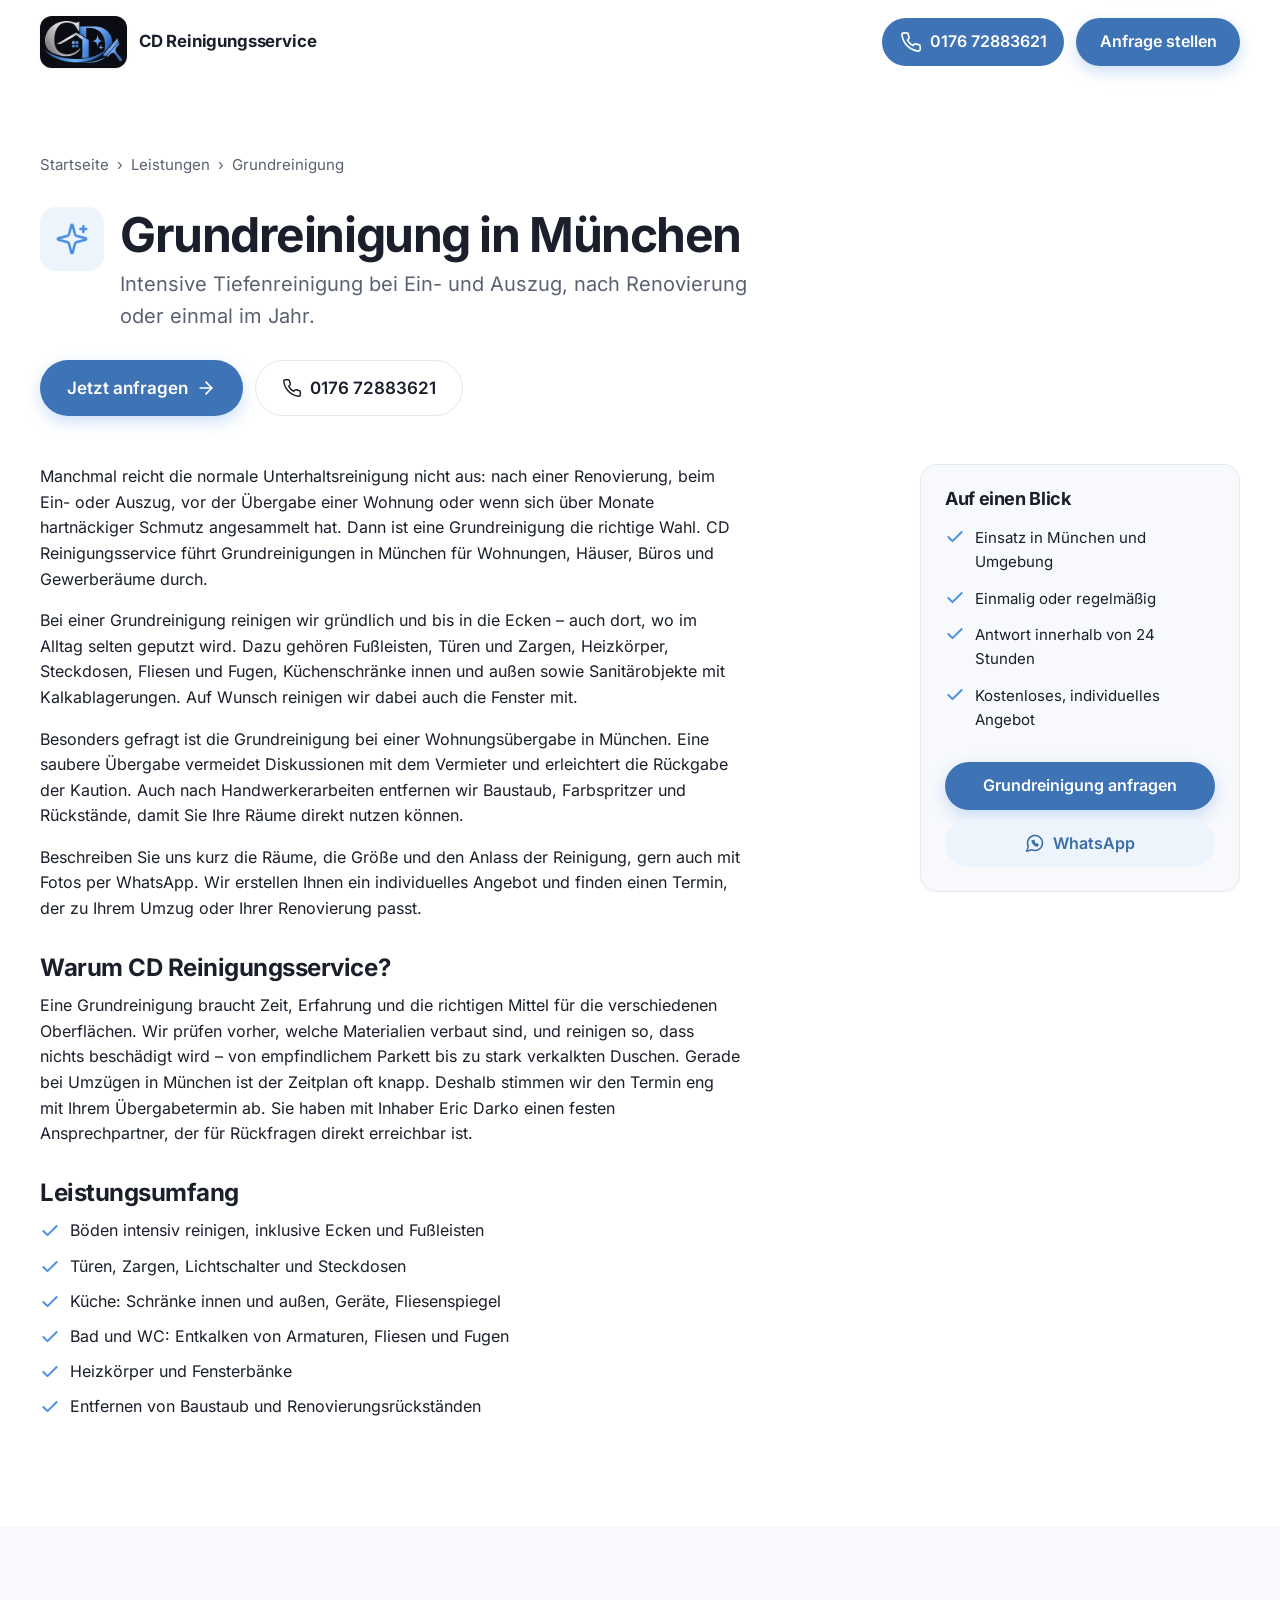
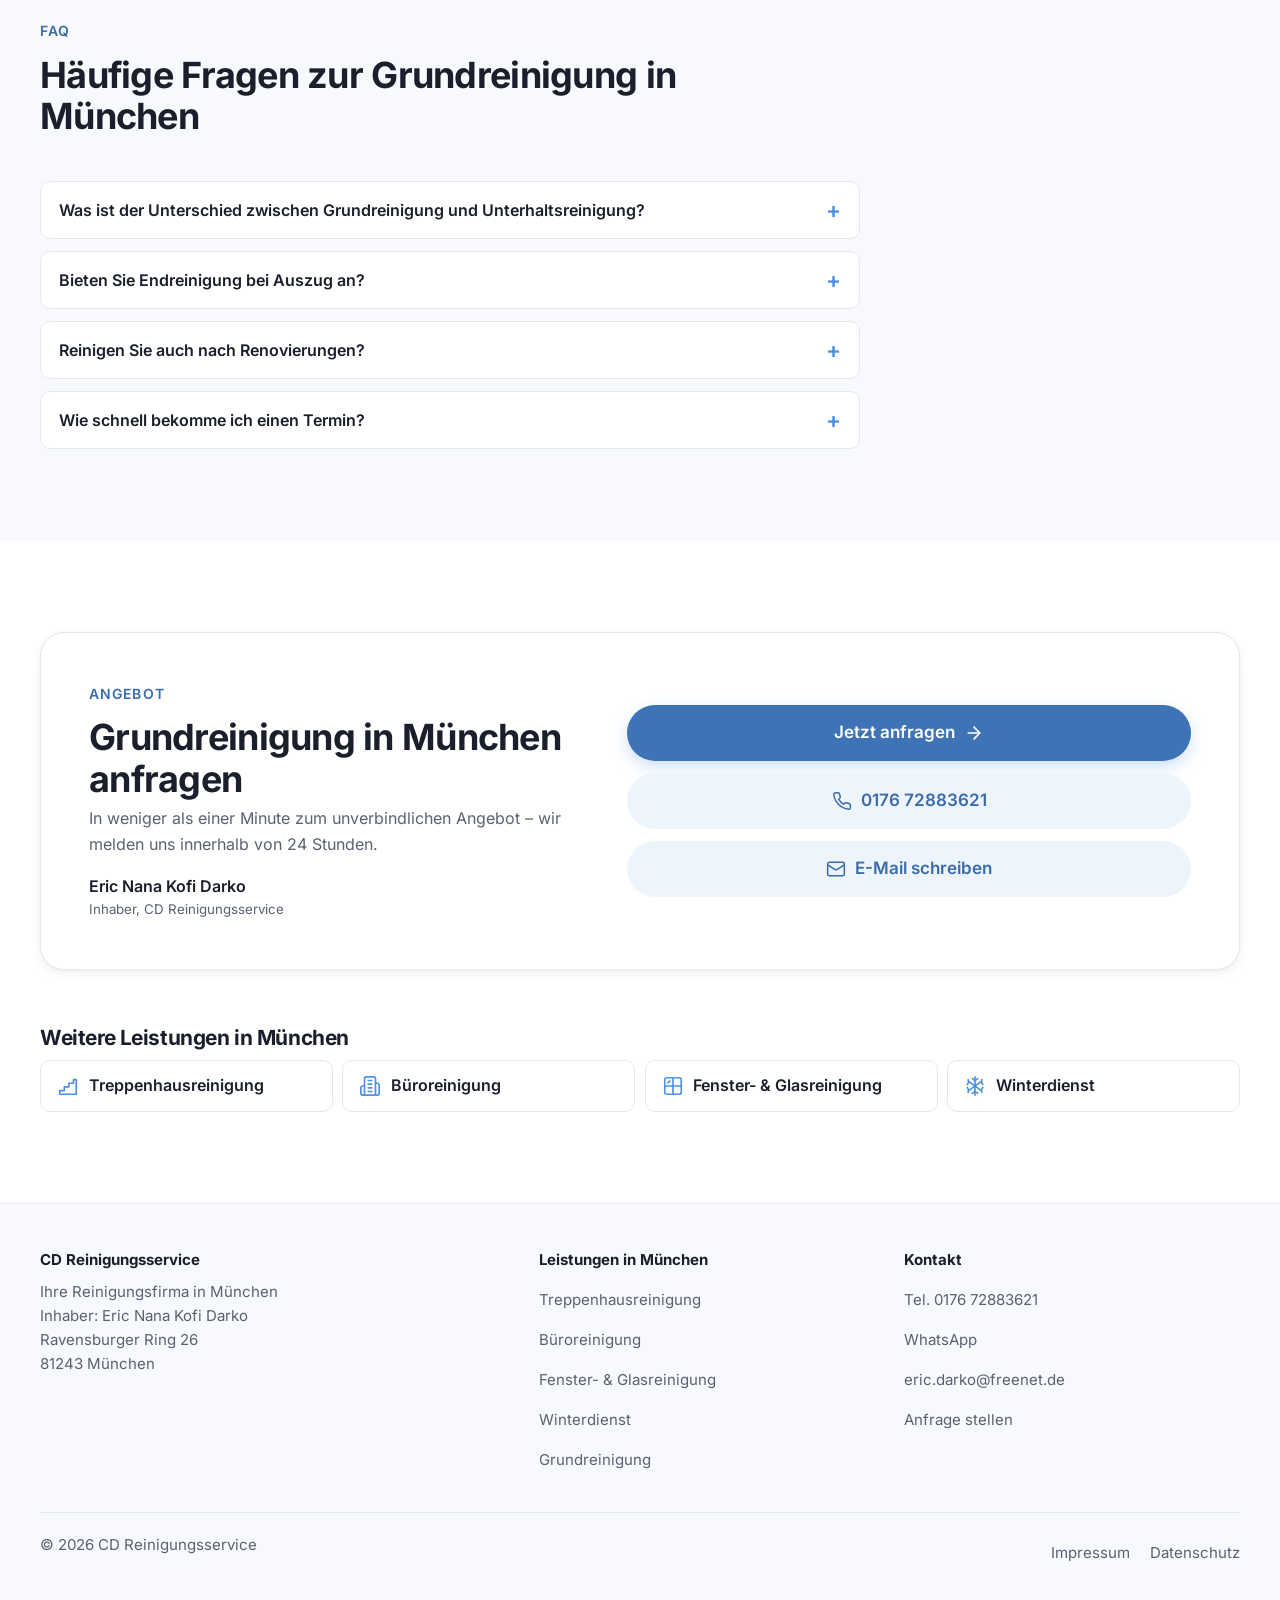
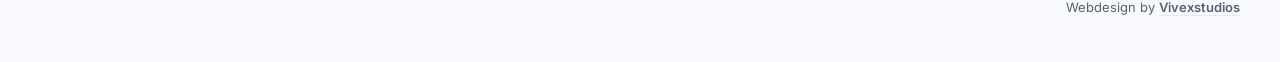
<file: grundreinigung-muenchen.html>
<!doctype html>
<html lang="de">
<head>
  <meta charset="utf-8">
  <meta name="viewport" content="width=device-width, initial-scale=1, viewport-fit=cover">
  <title>Grundreinigung München | CD Reinigungsservice</title>
  <meta name="description" content="Grundreinigung in München bei Umzug, Wohnungsübergabe oder nach Renovierung – gründlich bis in jede Ecke. Jetzt kostenloses Angebot anfragen!">
  <meta name="robots" content="max-image-preview:large">
  <meta name="theme-color" content="#FFFFFF">
  <link rel="canonical" href="https://cdreinigungsservice.de/grundreinigung-muenchen.html">

  <meta property="og:type" content="website">
  <meta property="og:locale" content="de_DE">
  <meta property="og:site_name" content="CD Reinigungsservice">
  <meta property="og:title" content="Grundreinigung München | CD Reinigungsservice">
  <meta property="og:description" content="Grundreinigung in München bei Umzug, Wohnungsübergabe oder nach Renovierung – gründlich bis in jede Ecke. Jetzt kostenloses Angebot anfragen!">
  <meta property="og:url" content="https://cdreinigungsservice.de/grundreinigung-muenchen.html">
  <meta property="og:image" content="https://cdreinigungsservice.de/assets/img/og-image.png">
  <meta property="og:image:width" content="1200">
  <meta property="og:image:height" content="630">
  <meta name="twitter:card" content="summary_large_image">

  <link rel="icon" href="/favicon.ico" sizes="any">
  <link rel="icon" type="image/png" sizes="48x48" href="/favicon-48x48.png">
  <link rel="icon" type="image/png" sizes="32x32" href="/favicon-32x32.png">
  <link rel="apple-touch-icon" href="/apple-touch-icon.png">
  <link rel="manifest" href="/site.webmanifest">

  <link rel="preload" href="assets/fonts/inter-latin-var.woff2" as="font" type="font/woff2" crossorigin>
  <link rel="stylesheet" href="assets/css/style.css">
  <!-- Plausible Analytics (cookielos, EU-Server) -->
  <script defer data-domain="cdreinigungsservice.de" src="https://plausible.io/js/script.js"></script>
  <script>document.documentElement.classList.add('js')</script>

  <script type="application/ld+json">
{
  "@context": "https://schema.org",
  "@type": "Service",
  "name": "Grundreinigung in München",
  "serviceType": "Grundreinigung",
  "description": "Grundreinigung in München bei Umzug, Wohnungsübergabe oder nach Renovierung – gründlich bis in jede Ecke. Jetzt kostenloses Angebot anfragen!",
  "url": "https://cdreinigungsservice.de/grundreinigung-muenchen.html",
  "areaServed": {
    "@type": "City",
    "name": "München"
  },
  "provider": {
    "@type": "CleaningService",
    "@id": "https://cdreinigungsservice.de/#business",
    "name": "CD Reinigungsservice",
    "telephone": "+49 176 72883621",
    "url": "https://cdreinigungsservice.de/",
    "address": {
      "@type": "PostalAddress",
      "streetAddress": "Ravensburger Ring 26",
      "postalCode": "81243",
      "addressLocality": "München",
      "addressCountry": "DE"
    }
  }
}
  </script>
  <script type="application/ld+json">
{
  "@context": "https://schema.org",
  "@type": "BreadcrumbList",
  "itemListElement": [
    {
      "@type": "ListItem",
      "position": 1,
      "name": "Startseite",
      "item": "https://cdreinigungsservice.de/"
    },
    {
      "@type": "ListItem",
      "position": 2,
      "name": "Grundreinigung München",
      "item": "https://cdreinigungsservice.de/grundreinigung-muenchen.html"
    }
  ]
}
  </script>
</head>
<body>
  <a class="skip-link" href="#main">Zum Inhalt springen</a>

  <!-- Seite erzeugt von tools/leistungsseiten-bauen.py – Texte in tools/leistungen.py ändern -->
  <svg width="0" height="0" style="position:absolute" aria-hidden="true" focusable="false">
    <defs>
      <symbol id="i-phone" viewBox="0 0 24 24" fill="none" stroke="currentColor" stroke-width="1.8" stroke-linecap="round" stroke-linejoin="round"><path d="M22 16.92v3a2 2 0 0 1-2.18 2 19.79 19.79 0 0 1-8.63-3.07 19.5 19.5 0 0 1-6-6 19.79 19.79 0 0 1-3.07-8.67A2 2 0 0 1 4.11 2h3a2 2 0 0 1 2 1.72c.13.96.36 1.9.7 2.81a2 2 0 0 1-.45 2.11L8.09 9.91a16 16 0 0 0 6 6l1.27-1.27a2 2 0 0 1 2.11-.45c.91.34 1.85.57 2.81.7A2 2 0 0 1 22 16.92z"/></symbol>
      <symbol id="i-mail" viewBox="0 0 24 24" fill="none" stroke="currentColor" stroke-width="1.8" stroke-linecap="round" stroke-linejoin="round"><rect x="2" y="4" width="20" height="16" rx="2"/><path d="m22 7-8.97 5.7a1.94 1.94 0 0 1-2.06 0L2 7"/></symbol>
      <symbol id="i-chat" viewBox="0 0 24 24" fill="none" stroke="currentColor" stroke-width="1.8" stroke-linecap="round" stroke-linejoin="round"><path d="M7.9 20A9 9 0 1 0 4 16.1L2 22Z"/><path d="M8.5 9.5c.3 2.6 3.4 5.7 6 6l1.2-1.4-1.9-1-1 .8c-.9-.4-1.7-1.2-2.1-2.1l.8-1-1-1.9Z"/></symbol>
      <symbol id="i-arrow" viewBox="0 0 24 24" fill="none" stroke="currentColor" stroke-width="2" stroke-linecap="round" stroke-linejoin="round"><path d="M5 12h14"/><path d="m12 5 7 7-7 7"/></symbol>
      <symbol id="i-check" viewBox="0 0 24 24" fill="none" stroke="currentColor" stroke-width="2.4" stroke-linecap="round" stroke-linejoin="round"><path d="M20 6 9 17l-5-5"/></symbol>
      <symbol id="i-stairs" viewBox="0 0 24 24" fill="none" stroke="currentColor" stroke-width="1.8" stroke-linecap="round" stroke-linejoin="round"><path d="M3 21h18"/><path d="M3 21v-4h5v-4h5V9h5V5h3v16"/></symbol>
      <symbol id="i-office" viewBox="0 0 24 24" fill="none" stroke="currentColor" stroke-width="1.8" stroke-linecap="round" stroke-linejoin="round"><path d="M6 22V4a2 2 0 0 1 2-2h8a2 2 0 0 1 2 2v18Z"/><path d="M6 12H4a2 2 0 0 0-2 2v6a2 2 0 0 0 2 2h2"/><path d="M18 9h2a2 2 0 0 1 2 2v9a2 2 0 0 1-2 2h-2"/><path d="M10 6h4M10 10h4M10 14h4M10 18h4"/></symbol>
      <symbol id="i-window" viewBox="0 0 24 24" fill="none" stroke="currentColor" stroke-width="1.8" stroke-linecap="round" stroke-linejoin="round"><rect x="3" y="3" width="18" height="18" rx="2"/><path d="M12 3v18M3 12h18"/><path d="m6.5 8.5 2-2"/></symbol>
      <symbol id="i-snow" viewBox="0 0 24 24" fill="none" stroke="currentColor" stroke-width="1.8" stroke-linecap="round" stroke-linejoin="round"><path d="M12 2v20M4.93 7l14.14 10M4.93 17 19.07 7"/><path d="m9 4 3 2 3-2M9 20l3-2 3 2M3.5 10.5 5 8l-.5-3M20.5 13.5 19 16l.5 3M3.5 13.5 5 16l-.5 3M20.5 10.5 19 8l.5-3"/></symbol>
      <symbol id="i-sparkle" viewBox="0 0 24 24" fill="none" stroke="currentColor" stroke-width="1.8" stroke-linecap="round" stroke-linejoin="round"><path d="M9.94 15.5a2 2 0 0 0-1.44-1.44l-6.13-1.58a.5.5 0 0 1 0-.96L8.5 9.94A2 2 0 0 0 9.94 8.5l1.58-6.13a.5.5 0 0 1 .96 0l1.58 6.13a2 2 0 0 0 1.44 1.44l6.13 1.58a.5.5 0 0 1 0 .96l-6.13 1.58a2 2 0 0 0-1.44 1.44l-1.58 6.13a.5.5 0 0 1-.96 0z"/><path d="M20 3v4M22 5h-4"/></symbol>
      <symbol id="i-plus" viewBox="0 0 24 24" fill="none" stroke="currentColor" stroke-width="1.8" stroke-linecap="round" stroke-linejoin="round"><circle cx="12" cy="12" r="9.5"/><path d="M12 8v8M8 12h8"/></symbol>
      <symbol id="i-shield" viewBox="0 0 24 24" fill="none" stroke="currentColor" stroke-width="1.8" stroke-linecap="round" stroke-linejoin="round"><path d="M20 13c0 5-3.5 7.5-7.66 8.95a1 1 0 0 1-.67-.01C7.5 20.5 4 18 4 13V6a1 1 0 0 1 1-1c2 0 4.5-1.2 6.24-2.72a1.17 1.17 0 0 1 1.52 0C14.51 3.81 17 5 19 5a1 1 0 0 1 1 1z"/><path d="m9 12 2 2 4-4"/></symbol>
      <symbol id="i-search" viewBox="0 0 24 24" fill="none" stroke="currentColor" stroke-width="1.8" stroke-linecap="round" stroke-linejoin="round"><circle cx="11" cy="11" r="7.5"/><path d="m21 21-4.3-4.3"/></symbol>
      <symbol id="i-badge" viewBox="0 0 24 24" fill="none" stroke="currentColor" stroke-width="1.8" stroke-linecap="round" stroke-linejoin="round"><path d="M3.85 8.62a4 4 0 0 1 4.78-4.77 4 4 0 0 1 6.74 0 4 4 0 0 1 4.78 4.78 4 4 0 0 1 0 6.74 4 4 0 0 1-4.77 4.78 4 4 0 0 1-6.75 0 4 4 0 0 1-4.78-4.77 4 4 0 0 1 0-6.76Z"/><path d="m9 12 2 2 4-4"/></symbol>
      <symbol id="i-handshake" viewBox="0 0 24 24" fill="none" stroke="currentColor" stroke-width="1.8" stroke-linecap="round" stroke-linejoin="round"><path d="m11 17 2 2a1 1 0 1 0 3-3"/><path d="m14 14 2.5 2.5a1 1 0 1 0 3-3l-3.88-3.88a3 3 0 0 0-4.24 0l-.88.88a1 1 0 1 1-3-3l2.81-2.81a5.79 5.79 0 0 1 7.06-.87l.47.28a2 2 0 0 0 1.42.25L21 4"/><path d="m21 3 1 11h-2"/><path d="M3 3 2 14l6.5 6.5a1 1 0 1 0 3-3"/><path d="M3 4h8"/></symbol>
      <symbol id="i-arrow-left" viewBox="0 0 24 24" fill="none" stroke="currentColor" stroke-width="2" stroke-linecap="round" stroke-linejoin="round"><path d="M19 12H5"/><path d="m12 19-7-7 7-7"/></symbol>
    </defs>
  </svg>

  <header class="site-header">
    <div class="container site-header__inner">
      <a class="brand" href="index.html" aria-label="CD Reinigungsservice – Startseite">
        <span class="brand__badge"><picture><source type="image/webp" srcset="assets/img/logo.webp"><img src="assets/img/logo.png" alt="CD Reinigungsservice Logo" width="192" height="105"></picture></span>
        <span class="brand__name">CD Reinigungsservice</span>
      </a>
      <div class="site-header__actions">
        <a class="icon-btn site-header__phone" href="tel:+4917672883621" aria-label="Anrufen: 0176 72883621">
          <svg aria-hidden="true"><use href="#i-phone"/></svg>
          <span class="site-header__phone-text">0176 72883621</span>
        </a>
        <a class="btn btn--primary site-header__cta" href="anfrage.html">Anfrage stellen</a>
      </div>
    </div>
  </header>

  <main id="main">
    <section class="page-head service-head">
      <div class="container">
        <nav class="breadcrumb" aria-label="Brotkrumen">
          <ol>
            <li><a href="index.html">Startseite</a></li>
            <li><a href="index.html#leistungen">Leistungen</a></li>
            <li aria-current="page">Grundreinigung</li>
          </ol>
        </nav>
        <div class="service-head__inner">
          <span class="service-head__icon"><svg aria-hidden="true"><use href="#i-sparkle"/></svg></span>
          <div>
            <h1>Grundreinigung in München</h1>
            <p>Intensive Tiefenreinigung bei Ein- und Auszug, nach Renovierung oder einmal im Jahr.</p>
          </div>
        </div>
        <div class="hero__actions">
          <a class="btn btn--primary btn--lg" href="anfrage.html?leistung=grundreinigung">Jetzt anfragen <svg aria-hidden="true"><use href="#i-arrow"/></svg></a>
          <a class="btn btn--ghost btn--lg" href="tel:+4917672883621"><svg aria-hidden="true"><use href="#i-phone"/></svg> 0176 72883621</a>
        </div>
      </div>
    </section>

    <section class="section service-body">
      <div class="container service-layout">
        <div class="prose">
          <p>Manchmal reicht die normale Unterhaltsreinigung nicht aus: nach einer Renovierung, beim Ein- oder Auszug, vor der Übergabe einer Wohnung oder wenn sich über Monate hartnäckiger Schmutz angesammelt hat. Dann ist eine Grundreinigung die richtige Wahl. CD Reinigungsservice führt Grundreinigungen in München für Wohnungen, Häuser, Büros und Gewerberäume durch.</p>
          <p>Bei einer Grundreinigung reinigen wir gründlich und bis in die Ecken – auch dort, wo im Alltag selten geputzt wird. Dazu gehören Fußleisten, Türen und Zargen, Heizkörper, Steckdosen, Fliesen und Fugen, Küchenschränke innen und außen sowie Sanitärobjekte mit Kalkablagerungen. Auf Wunsch reinigen wir dabei auch die Fenster mit.</p>
          <p>Besonders gefragt ist die Grundreinigung bei einer Wohnungsübergabe in München. Eine saubere Übergabe vermeidet Diskussionen mit dem Vermieter und erleichtert die Rückgabe der Kaution. Auch nach Handwerkerarbeiten entfernen wir Baustaub, Farbspritzer und Rückstände, damit Sie Ihre Räume direkt nutzen können.</p>
          <p>Beschreiben Sie uns kurz die Räume, die Größe und den Anlass der Reinigung, gern auch mit Fotos per WhatsApp. Wir erstellen Ihnen ein individuelles Angebot und finden einen Termin, der zu Ihrem Umzug oder Ihrer Renovierung passt.</p>

          <h2>Warum CD Reinigungsservice?</h2>
          <p>Eine Grundreinigung braucht Zeit, Erfahrung und die richtigen Mittel für die verschiedenen Oberflächen. Wir prüfen vorher, welche Materialien verbaut sind, und reinigen so, dass nichts beschädigt wird – von empfindlichem Parkett bis zu stark verkalkten Duschen. Gerade bei Umzügen in München ist der Zeitplan oft knapp. Deshalb stimmen wir den Termin eng mit Ihrem Übergabetermin ab. Sie haben mit Inhaber Eric Darko einen festen Ansprechpartner, der für Rückfragen direkt erreichbar ist.</p>

          <h2>Leistungsumfang</h2>
          <ul class="checklist">
            <li><svg aria-hidden="true"><use href="#i-check"/></svg><span>Böden intensiv reinigen, inklusive Ecken und Fußleisten</span></li>
            <li><svg aria-hidden="true"><use href="#i-check"/></svg><span>Türen, Zargen, Lichtschalter und Steckdosen</span></li>
            <li><svg aria-hidden="true"><use href="#i-check"/></svg><span>Küche: Schränke innen und außen, Geräte, Fliesenspiegel</span></li>
            <li><svg aria-hidden="true"><use href="#i-check"/></svg><span>Bad und WC: Entkalken von Armaturen, Fliesen und Fugen</span></li>
            <li><svg aria-hidden="true"><use href="#i-check"/></svg><span>Heizkörper und Fensterbänke</span></li>
            <li><svg aria-hidden="true"><use href="#i-check"/></svg><span>Entfernen von Baustaub und Renovierungsrückständen</span></li>
          </ul>
        </div>
        <aside class="aside-card service-aside" aria-label="Auf einen Blick">
          <h2>Auf einen Blick</h2>
          <ul>
            <li><svg aria-hidden="true"><use href="#i-check"/></svg> Einsatz in München und Umgebung</li>
            <li><svg aria-hidden="true"><use href="#i-check"/></svg> Einmalig oder regelmäßig</li>
            <li><svg aria-hidden="true"><use href="#i-check"/></svg> Antwort innerhalb von 24 Stunden</li>
            <li><svg aria-hidden="true"><use href="#i-check"/></svg> Kostenloses, individuelles Angebot</li>
          </ul>
          <a class="btn btn--primary btn--block" href="anfrage.html?leistung=grundreinigung">Grundreinigung anfragen</a>
          <a class="btn btn--soft btn--block" href="https://wa.me/4917672883621" target="_blank" rel="noopener"><svg aria-hidden="true"><use href="#i-chat"/></svg> WhatsApp</a>
        </aside>
      </div>
    </section>

    <section class="section section--alt" aria-labelledby="faq-title">
      <div class="container">
        <div class="section__head">
          <span class="eyebrow">FAQ</span>
          <h2 id="faq-title">Häufige Fragen zur Grundreinigung in München</h2>
        </div>
        <div class="faq">
          <details class="faq__item">
            <summary>Was ist der Unterschied zwischen Grundreinigung und Unterhaltsreinigung?</summary>
            <p>Die Unterhaltsreinigung findet regelmäßig statt und hält den Zustand sauber. Die Grundreinigung ist eine einmalige, intensive Tiefenreinigung, bei der auch hartnäckiger Schmutz und schwer erreichbare Stellen gereinigt werden.</p>
          </details>
          <details class="faq__item">
            <summary>Bieten Sie Endreinigung bei Auszug an?</summary>
            <p>Ja, wir übernehmen die Endreinigung Ihrer Wohnung in München vor der Übergabe an den Vermieter oder Nachmieter.</p>
          </details>
          <details class="faq__item">
            <summary>Reinigen Sie auch nach Renovierungen?</summary>
            <p>Ja, wir entfernen Baustaub, Farbspritzer und andere Rückstände nach Handwerkerarbeiten, damit Ihre Räume sofort nutzbar sind.</p>
          </details>
          <details class="faq__item">
            <summary>Wie schnell bekomme ich einen Termin?</summary>
            <p>Melden Sie sich mit Ihrem Wunschtermin. Wir antworten innerhalb von 24 Stunden und versuchen, auch kurzfristige Termine möglich zu machen.</p>
          </details>
        </div>
      </div>
    </section>

    <section class="section">
      <div class="container">
        <div class="contact-box">
          <div>
            <span class="eyebrow">Angebot</span>
            <h2>Grundreinigung in München anfragen</h2>
            <p>In weniger als einer Minute zum unverbindlichen Angebot – wir melden uns innerhalb von 24 Stunden.</p>
            <p class="contact-box__owner">Eric Nana Kofi Darko<small>Inhaber, CD Reinigungsservice</small></p>
          </div>
          <div class="contact-actions">
            <a class="btn btn--primary btn--lg" href="anfrage.html?leistung=grundreinigung">Jetzt anfragen <svg aria-hidden="true"><use href="#i-arrow"/></svg></a>
            <a class="btn btn--soft btn--lg" href="tel:+4917672883621"><svg aria-hidden="true"><use href="#i-phone"/></svg> 0176 72883621</a>
            <a class="btn btn--soft btn--lg" href="mailto:eric.darko@freenet.de"><svg aria-hidden="true"><use href="#i-mail"/></svg> E-Mail schreiben</a>
          </div>
        </div>

        <nav class="related" aria-label="Weitere Leistungen">
          <h2>Weitere Leistungen in München</h2>
          <ul>
          <li><a class="related__link" href="treppenhausreinigung-muenchen.html"><svg aria-hidden="true"><use href="#i-stairs"/></svg> Treppenhausreinigung</a></li>
          <li><a class="related__link" href="bueroreinigung-muenchen.html"><svg aria-hidden="true"><use href="#i-office"/></svg> Büroreinigung</a></li>
          <li><a class="related__link" href="fensterreinigung-muenchen.html"><svg aria-hidden="true"><use href="#i-window"/></svg> Fenster- & Glasreinigung</a></li>
          <li><a class="related__link" href="winterdienst-muenchen.html"><svg aria-hidden="true"><use href="#i-snow"/></svg> Winterdienst</a></li>
          </ul>
        </nav>
      </div>
    </section>
  </main>

  <footer class="site-footer">
    <div class="container">
      <div class="site-footer__grid">
        <div>
          <strong>CD Reinigungsservice</strong>
          <p>Ihre Reinigungsfirma in München<br>Inhaber: Eric Nana Kofi Darko<br>Ravensburger Ring 26<br>81243 München</p>
        </div>
        <div>
          <strong>Leistungen in München</strong>
          <ul>
            <li><a href="treppenhausreinigung-muenchen.html">Treppenhausreinigung</a></li>
            <li><a href="bueroreinigung-muenchen.html">Büroreinigung</a></li>
            <li><a href="fensterreinigung-muenchen.html">Fenster- &amp; Glasreinigung</a></li>
            <li><a href="winterdienst-muenchen.html">Winterdienst</a></li>
            <li><a href="grundreinigung-muenchen.html">Grundreinigung</a></li>
          </ul>
        </div>
        <div>
          <strong>Kontakt</strong>
          <ul>
            <li><a href="tel:+4917672883621">Tel. 0176 72883621</a></li>
            <li><a href="https://wa.me/4917672883621" target="_blank" rel="noopener">WhatsApp</a></li>
            <li><a href="mailto:eric.darko@freenet.de">eric.darko@freenet.de</a></li>
            <li><a href="anfrage.html">Anfrage stellen</a></li>
          </ul>
        </div>
      </div>
      <div class="site-footer__bottom">
        <span>© <span data-year>2026</span> CD Reinigungsservice</span>
        <nav aria-label="Rechtliches">
          <a href="impressum.html">Impressum</a>
          <a href="datenschutz.html">Datenschutz</a>
        </nav>
      </div>
      <p class="credit">
        Webdesign by
        <a href="https://vivexstudios.de" target="_blank" rel="nofollow noopener">Vivexstudios</a>
      </p>
    </div>
  </footer>

  <nav class="mobile-bar" aria-label="Schnellkontakt">
    <a class="btn btn--ghost" href="tel:+4917672883621"><svg aria-hidden="true"><use href="#i-phone"/></svg> Anrufen</a>
    <a class="btn btn--primary" href="anfrage.html?leistung=grundreinigung">Anfragen</a>
  </nav>

  <script src="assets/js/main.js" defer></script>
</body>
</html>
</file>
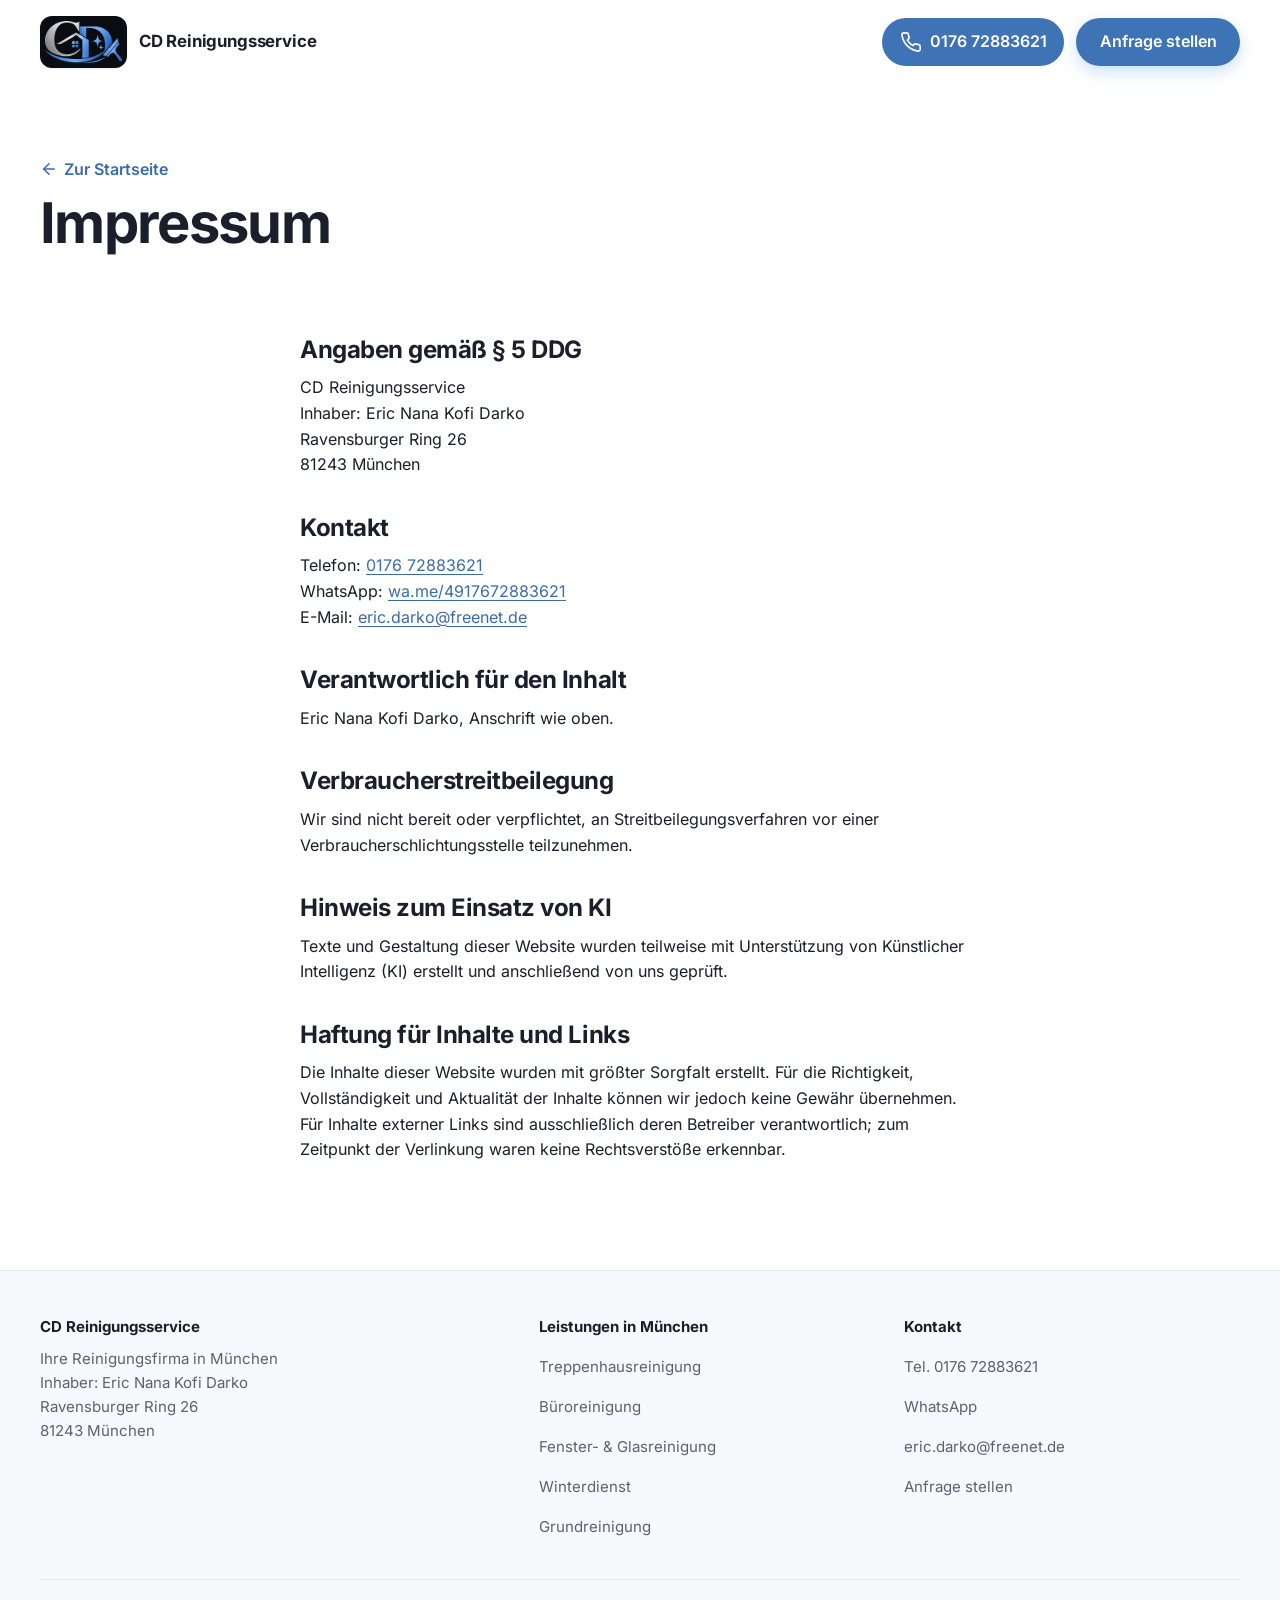
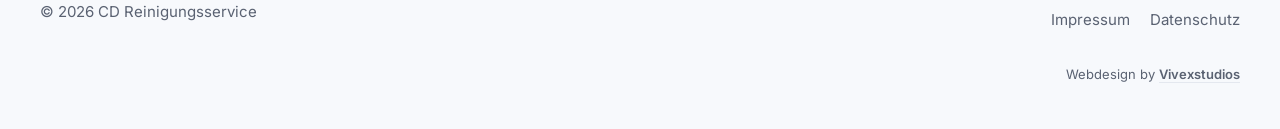
<file: impressum.html>
<!doctype html>
<html lang="de">
<head>
  <meta charset="utf-8">
  <meta name="viewport" content="width=device-width, initial-scale=1, viewport-fit=cover">
  <title>Impressum – CD Reinigungsservice</title>
  <meta name="description" content="Impressum von CD Reinigungsservice, Inhaber Eric Nana Kofi Darko.">
  <meta name="robots" content="noindex, follow">
  <meta name="theme-color" content="#FFFFFF">
  <link rel="canonical" href="https://cdreinigungsservice.de/impressum.html">

  <meta property="og:type" content="website">
  <meta property="og:locale" content="de_DE">
  <meta property="og:site_name" content="CD Reinigungsservice">
  <meta property="og:title" content="Impressum – CD Reinigungsservice">
  <meta property="og:description" content="Impressum von CD Reinigungsservice, Inhaber Eric Nana Kofi Darko.">
  <meta property="og:url" content="https://cdreinigungsservice.de/impressum.html">
  <meta property="og:image" content="https://cdreinigungsservice.de/assets/img/og-image.png">
  <meta property="og:image:width" content="1200">
  <meta property="og:image:height" content="630">
  <meta name="twitter:card" content="summary_large_image">
  <link rel="icon" href="/favicon.ico" sizes="any">
  <link rel="icon" type="image/png" sizes="48x48" href="/favicon-48x48.png">
  <link rel="icon" type="image/png" sizes="32x32" href="/favicon-32x32.png">
  <link rel="apple-touch-icon" href="/apple-touch-icon.png">
  <link rel="manifest" href="/site.webmanifest">
  <link rel="preload" href="assets/fonts/inter-latin-var.woff2" as="font" type="font/woff2" crossorigin>
  <link rel="stylesheet" href="assets/css/style.css">
  <!-- Plausible Analytics (cookielos, EU-Server) -->
  <script defer data-domain="cdreinigungsservice.de" src="https://plausible.io/js/script.js"></script>
</head>
<body>
  <a class="skip-link" href="#main">Zum Inhalt springen</a>

  <svg width="0" height="0" style="position:absolute" aria-hidden="true" focusable="false">
    <defs>
      <symbol id="i-phone" viewBox="0 0 24 24" fill="none" stroke="currentColor" stroke-width="1.8" stroke-linecap="round" stroke-linejoin="round"><path d="M22 16.92v3a2 2 0 0 1-2.18 2 19.79 19.79 0 0 1-8.63-3.07 19.5 19.5 0 0 1-6-6 19.79 19.79 0 0 1-3.07-8.67A2 2 0 0 1 4.11 2h3a2 2 0 0 1 2 1.72c.13.96.36 1.9.7 2.81a2 2 0 0 1-.45 2.11L8.09 9.91a16 16 0 0 0 6 6l1.27-1.27a2 2 0 0 1 2.11-.45c.91.34 1.85.57 2.81.7A2 2 0 0 1 22 16.92z"/></symbol>
      <symbol id="i-chat" viewBox="0 0 24 24" fill="none" stroke="currentColor" stroke-width="1.8" stroke-linecap="round" stroke-linejoin="round"><path d="M7.9 20A9 9 0 1 0 4 16.1L2 22Z"/><path d="M8.5 9.5c.3 2.6 3.4 5.7 6 6l1.2-1.4-1.9-1-1 .8c-.9-.4-1.7-1.2-2.1-2.1l.8-1-1-1.9Z"/></symbol>
      <symbol id="i-arrow-left" viewBox="0 0 24 24" fill="none" stroke="currentColor" stroke-width="2" stroke-linecap="round" stroke-linejoin="round"><path d="M19 12H5"/><path d="m12 19-7-7 7-7"/></symbol>
    </defs>
  </svg>

  <header class="site-header">
    <div class="container site-header__inner">
      <a class="brand" href="index.html" aria-label="CD Reinigungsservice – Startseite">
        <span class="brand__badge"><picture><source type="image/webp" srcset="assets/img/logo.webp"><img src="assets/img/logo.png" alt="CD Reinigungsservice Logo" width="192" height="105"></picture></span>
        <span class="brand__name">CD Reinigungsservice</span>
      </a>
      <div class="site-header__actions">
        <a class="icon-btn site-header__phone" href="tel:+4917672883621" aria-label="Anrufen: 0176 72883621">
          <svg aria-hidden="true"><use href="#i-phone"/></svg>
          <span class="site-header__phone-text">0176 72883621</span>
        </a>
        <a class="btn btn--primary site-header__cta" href="anfrage.html">Anfrage stellen</a>
      </div>
    </div>
  </header>

  <main id="main">
    <section class="page-head">
      <div class="container">
        <a class="back-link" href="index.html"><svg aria-hidden="true"><use href="#i-arrow-left"/></svg> Zur Startseite</a>
        <h1>Impressum</h1>
      </div>
    </section>
    <section class="section" style="padding-top: 1rem">
      <div class="container prose">
        <h2>Angaben gemäß § 5 DDG</h2>
        <address>
          CD Reinigungsservice<br>
          Inhaber: Eric Nana Kofi Darko<br>
          Ravensburger Ring 26<br>
          81243 München
        </address>

        <h2>Kontakt</h2>
        <p>
          Telefon: <a href="tel:+4917672883621">0176 72883621</a><br>
          WhatsApp: <a href="https://wa.me/4917672883621" target="_blank" rel="noopener">wa.me/4917672883621</a><br>
          E-Mail: <a href="mailto:eric.darko@freenet.de">eric.darko@freenet.de</a>
        </p>

        <!-- Falls vorhanden ergänzen: Umsatzsteuer-Identifikationsnummer gemäß § 27a UStG -->

        <h2>Verantwortlich für den Inhalt</h2>
        <p>Eric Nana Kofi Darko, Anschrift wie oben.</p>

        <h2>Verbraucherstreitbeilegung</h2>
        <p>Wir sind nicht bereit oder verpflichtet, an Streitbeilegungsverfahren vor einer Verbraucherschlichtungsstelle teilzunehmen.</p>

        <h2>Hinweis zum Einsatz von KI</h2>
        <p>Texte und Gestaltung dieser Website wurden teilweise mit Unterstützung von Künstlicher Intelligenz (KI) erstellt und anschließend von uns geprüft.</p>

        <h2>Haftung für Inhalte und Links</h2>
        <p>Die Inhalte dieser Website wurden mit größter Sorgfalt erstellt. Für die Richtigkeit, Vollständigkeit und Aktualität der Inhalte können wir jedoch keine Gewähr übernehmen. Für Inhalte externer Links sind ausschließlich deren Betreiber verantwortlich; zum Zeitpunkt der Verlinkung waren keine Rechtsverstöße erkennbar.</p>
      </div>
    </section>
  </main>

  <footer class="site-footer">
    <div class="container">
      <div class="site-footer__grid">
        <div>
          <strong>CD Reinigungsservice</strong>
          <p>Ihre Reinigungsfirma in München<br>Inhaber: Eric Nana Kofi Darko<br>Ravensburger Ring 26<br>81243 München</p>
        </div>
        <div>
          <strong>Leistungen in München</strong>
          <ul>
            <li><a href="treppenhausreinigung-muenchen.html">Treppenhausreinigung</a></li>
            <li><a href="bueroreinigung-muenchen.html">Büroreinigung</a></li>
            <li><a href="fensterreinigung-muenchen.html">Fenster- &amp; Glasreinigung</a></li>
            <li><a href="winterdienst-muenchen.html">Winterdienst</a></li>
            <li><a href="grundreinigung-muenchen.html">Grundreinigung</a></li>
          </ul>
        </div>
        <div>
          <strong>Kontakt</strong>
          <ul>
            <li><a href="tel:+4917672883621">Tel. 0176 72883621</a></li>
            <li><a href="https://wa.me/4917672883621" target="_blank" rel="noopener">WhatsApp</a></li>
            <li><a href="mailto:eric.darko@freenet.de">eric.darko@freenet.de</a></li>
            <li><a href="anfrage.html">Anfrage stellen</a></li>
          </ul>
        </div>
      </div>
      <div class="site-footer__bottom">
        <span>© <span data-year>2026</span> CD Reinigungsservice</span>
        <nav aria-label="Rechtliches">
          <a href="impressum.html">Impressum</a>
          <a href="datenschutz.html">Datenschutz</a>
        </nav>
      </div>
      <p class="credit">
        Webdesign by
        <a href="https://vivexstudios.de" target="_blank" rel="nofollow noopener">Vivexstudios</a>
      </p>
    </div>
  </footer>

  <nav class="mobile-bar" aria-label="Schnellkontakt">
    <a class="btn btn--ghost" href="tel:+4917672883621"><svg aria-hidden="true"><use href="#i-phone"/></svg> Anrufen</a>
    <a class="btn btn--primary" href="anfrage.html">Anfragen</a>
  </nav>

  <script src="assets/js/main.js" defer></script>
</body>
</html>
</file>
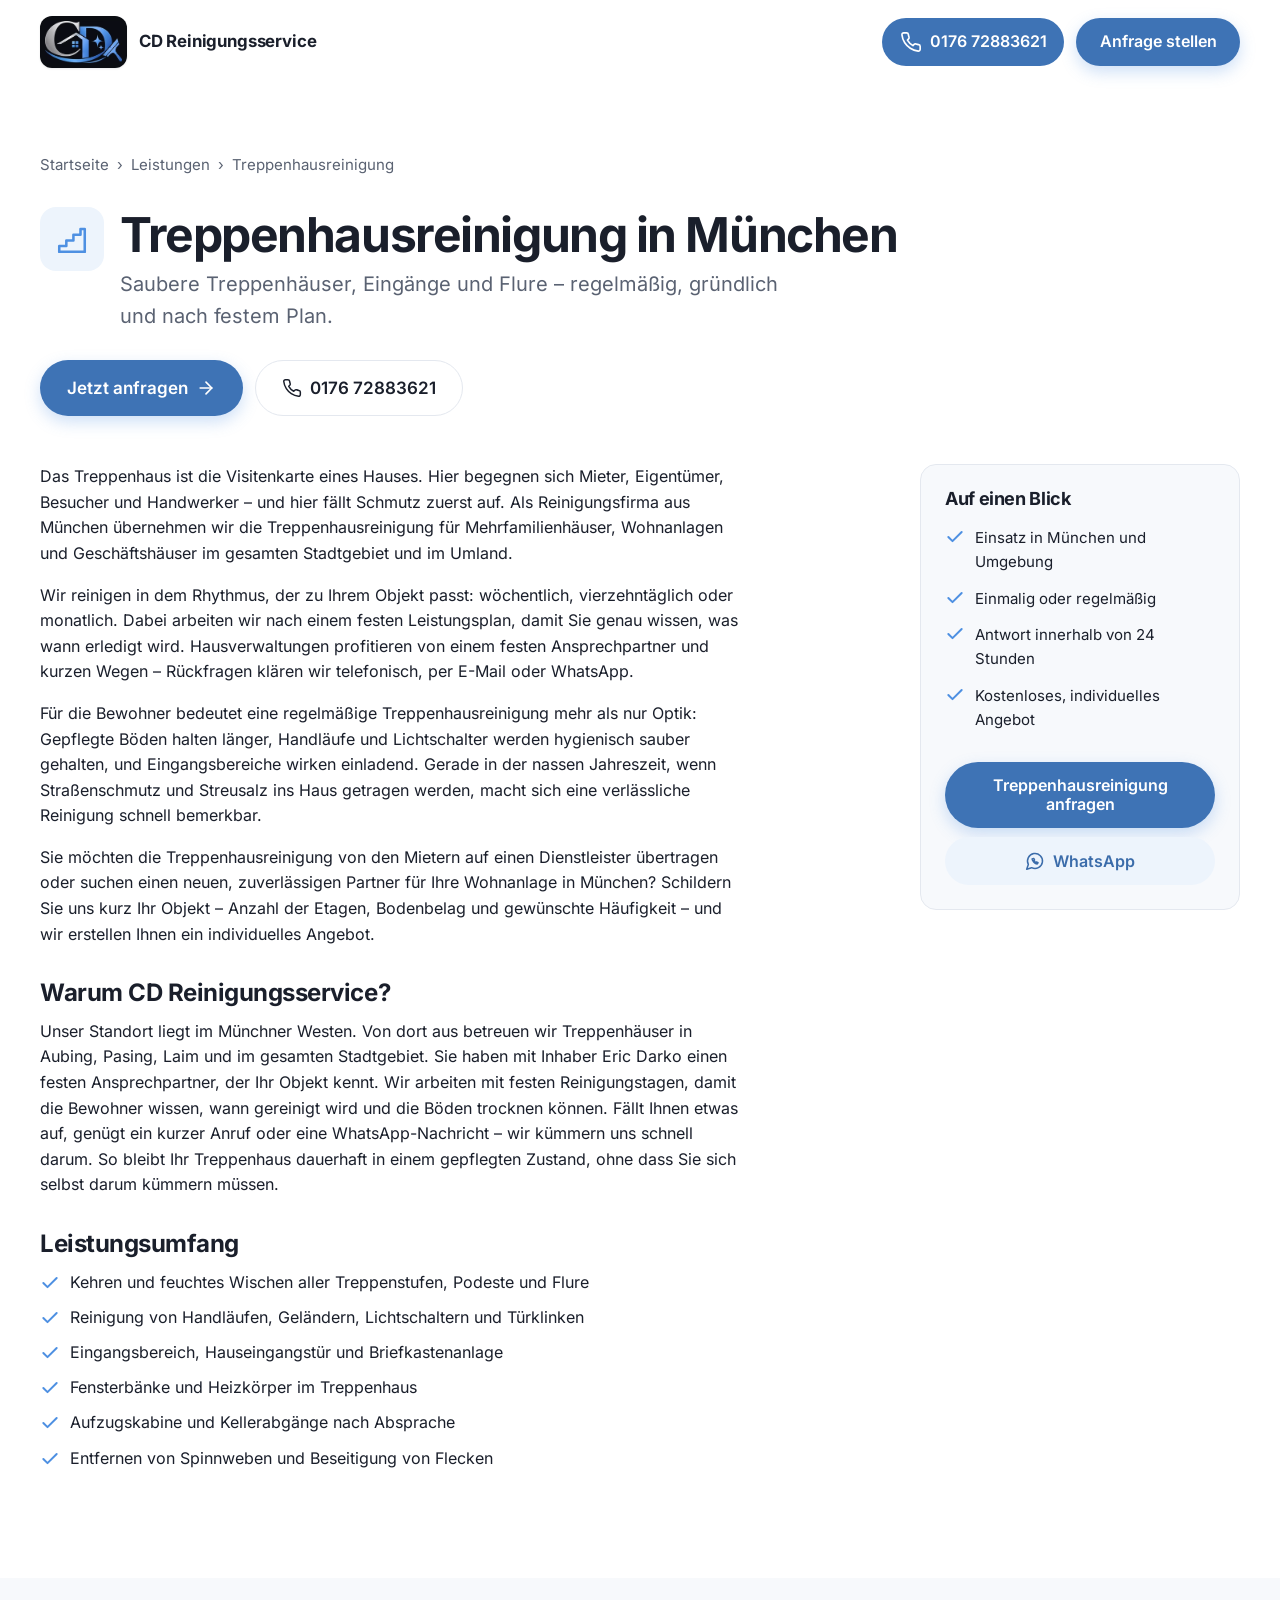
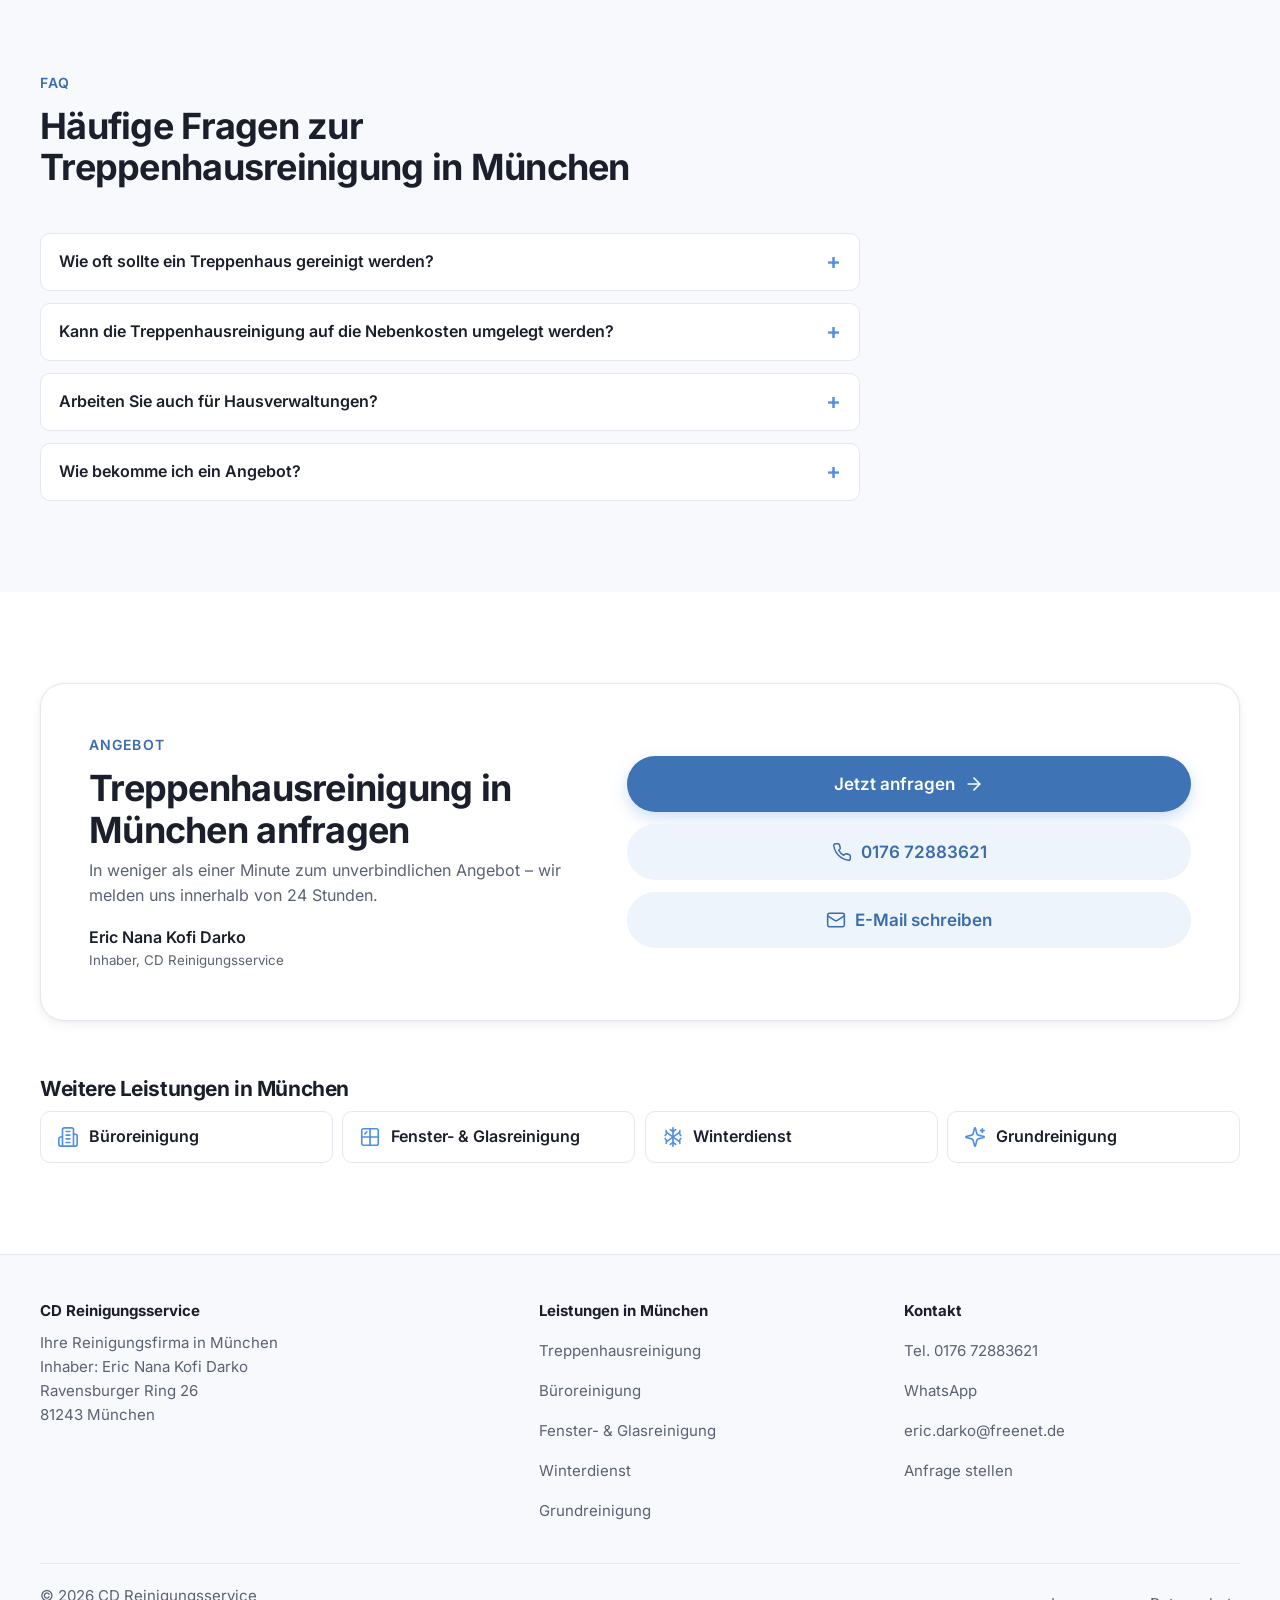
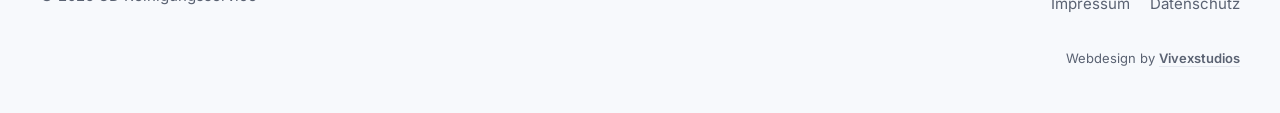
<file: treppenhausreinigung-muenchen.html>
<!doctype html>
<html lang="de">
<head>
  <meta charset="utf-8">
  <meta name="viewport" content="width=device-width, initial-scale=1, viewport-fit=cover">
  <title>Treppenhausreinigung München | CD Reinigungsservice</title>
  <meta name="description" content="Treppenhausreinigung in München für Hausverwaltungen, Eigentümer und Mieter – regelmäßig und gründlich. Jetzt kostenloses Angebot anfragen!">
  <meta name="robots" content="max-image-preview:large">
  <meta name="theme-color" content="#FFFFFF">
  <link rel="canonical" href="https://cdreinigungsservice.de/treppenhausreinigung-muenchen.html">

  <meta property="og:type" content="website">
  <meta property="og:locale" content="de_DE">
  <meta property="og:site_name" content="CD Reinigungsservice">
  <meta property="og:title" content="Treppenhausreinigung München | CD Reinigungsservice">
  <meta property="og:description" content="Treppenhausreinigung in München für Hausverwaltungen, Eigentümer und Mieter – regelmäßig und gründlich. Jetzt kostenloses Angebot anfragen!">
  <meta property="og:url" content="https://cdreinigungsservice.de/treppenhausreinigung-muenchen.html">
  <meta property="og:image" content="https://cdreinigungsservice.de/assets/img/og-image.png">
  <meta property="og:image:width" content="1200">
  <meta property="og:image:height" content="630">
  <meta name="twitter:card" content="summary_large_image">

  <link rel="icon" href="/favicon.ico" sizes="any">
  <link rel="icon" type="image/png" sizes="48x48" href="/favicon-48x48.png">
  <link rel="icon" type="image/png" sizes="32x32" href="/favicon-32x32.png">
  <link rel="apple-touch-icon" href="/apple-touch-icon.png">
  <link rel="manifest" href="/site.webmanifest">

  <link rel="preload" href="assets/fonts/inter-latin-var.woff2" as="font" type="font/woff2" crossorigin>
  <link rel="stylesheet" href="assets/css/style.css">
  <!-- Plausible Analytics (cookielos, EU-Server) -->
  <script defer data-domain="cdreinigungsservice.de" src="https://plausible.io/js/script.js"></script>
  <script>document.documentElement.classList.add('js')</script>

  <script type="application/ld+json">
{
  "@context": "https://schema.org",
  "@type": "Service",
  "name": "Treppenhausreinigung in München",
  "serviceType": "Treppenhausreinigung",
  "description": "Treppenhausreinigung in München für Hausverwaltungen, Eigentümer und Mieter – regelmäßig und gründlich. Jetzt kostenloses Angebot anfragen!",
  "url": "https://cdreinigungsservice.de/treppenhausreinigung-muenchen.html",
  "areaServed": {
    "@type": "City",
    "name": "München"
  },
  "provider": {
    "@type": "CleaningService",
    "@id": "https://cdreinigungsservice.de/#business",
    "name": "CD Reinigungsservice",
    "telephone": "+49 176 72883621",
    "url": "https://cdreinigungsservice.de/",
    "address": {
      "@type": "PostalAddress",
      "streetAddress": "Ravensburger Ring 26",
      "postalCode": "81243",
      "addressLocality": "München",
      "addressCountry": "DE"
    }
  }
}
  </script>
  <script type="application/ld+json">
{
  "@context": "https://schema.org",
  "@type": "BreadcrumbList",
  "itemListElement": [
    {
      "@type": "ListItem",
      "position": 1,
      "name": "Startseite",
      "item": "https://cdreinigungsservice.de/"
    },
    {
      "@type": "ListItem",
      "position": 2,
      "name": "Treppenhausreinigung München",
      "item": "https://cdreinigungsservice.de/treppenhausreinigung-muenchen.html"
    }
  ]
}
  </script>
</head>
<body>
  <a class="skip-link" href="#main">Zum Inhalt springen</a>

  <!-- Seite erzeugt von tools/leistungsseiten-bauen.py – Texte in tools/leistungen.py ändern -->
  <svg width="0" height="0" style="position:absolute" aria-hidden="true" focusable="false">
    <defs>
      <symbol id="i-phone" viewBox="0 0 24 24" fill="none" stroke="currentColor" stroke-width="1.8" stroke-linecap="round" stroke-linejoin="round"><path d="M22 16.92v3a2 2 0 0 1-2.18 2 19.79 19.79 0 0 1-8.63-3.07 19.5 19.5 0 0 1-6-6 19.79 19.79 0 0 1-3.07-8.67A2 2 0 0 1 4.11 2h3a2 2 0 0 1 2 1.72c.13.96.36 1.9.7 2.81a2 2 0 0 1-.45 2.11L8.09 9.91a16 16 0 0 0 6 6l1.27-1.27a2 2 0 0 1 2.11-.45c.91.34 1.85.57 2.81.7A2 2 0 0 1 22 16.92z"/></symbol>
      <symbol id="i-mail" viewBox="0 0 24 24" fill="none" stroke="currentColor" stroke-width="1.8" stroke-linecap="round" stroke-linejoin="round"><rect x="2" y="4" width="20" height="16" rx="2"/><path d="m22 7-8.97 5.7a1.94 1.94 0 0 1-2.06 0L2 7"/></symbol>
      <symbol id="i-chat" viewBox="0 0 24 24" fill="none" stroke="currentColor" stroke-width="1.8" stroke-linecap="round" stroke-linejoin="round"><path d="M7.9 20A9 9 0 1 0 4 16.1L2 22Z"/><path d="M8.5 9.5c.3 2.6 3.4 5.7 6 6l1.2-1.4-1.9-1-1 .8c-.9-.4-1.7-1.2-2.1-2.1l.8-1-1-1.9Z"/></symbol>
      <symbol id="i-arrow" viewBox="0 0 24 24" fill="none" stroke="currentColor" stroke-width="2" stroke-linecap="round" stroke-linejoin="round"><path d="M5 12h14"/><path d="m12 5 7 7-7 7"/></symbol>
      <symbol id="i-check" viewBox="0 0 24 24" fill="none" stroke="currentColor" stroke-width="2.4" stroke-linecap="round" stroke-linejoin="round"><path d="M20 6 9 17l-5-5"/></symbol>
      <symbol id="i-stairs" viewBox="0 0 24 24" fill="none" stroke="currentColor" stroke-width="1.8" stroke-linecap="round" stroke-linejoin="round"><path d="M3 21h18"/><path d="M3 21v-4h5v-4h5V9h5V5h3v16"/></symbol>
      <symbol id="i-office" viewBox="0 0 24 24" fill="none" stroke="currentColor" stroke-width="1.8" stroke-linecap="round" stroke-linejoin="round"><path d="M6 22V4a2 2 0 0 1 2-2h8a2 2 0 0 1 2 2v18Z"/><path d="M6 12H4a2 2 0 0 0-2 2v6a2 2 0 0 0 2 2h2"/><path d="M18 9h2a2 2 0 0 1 2 2v9a2 2 0 0 1-2 2h-2"/><path d="M10 6h4M10 10h4M10 14h4M10 18h4"/></symbol>
      <symbol id="i-window" viewBox="0 0 24 24" fill="none" stroke="currentColor" stroke-width="1.8" stroke-linecap="round" stroke-linejoin="round"><rect x="3" y="3" width="18" height="18" rx="2"/><path d="M12 3v18M3 12h18"/><path d="m6.5 8.5 2-2"/></symbol>
      <symbol id="i-snow" viewBox="0 0 24 24" fill="none" stroke="currentColor" stroke-width="1.8" stroke-linecap="round" stroke-linejoin="round"><path d="M12 2v20M4.93 7l14.14 10M4.93 17 19.07 7"/><path d="m9 4 3 2 3-2M9 20l3-2 3 2M3.5 10.5 5 8l-.5-3M20.5 13.5 19 16l.5 3M3.5 13.5 5 16l-.5 3M20.5 10.5 19 8l.5-3"/></symbol>
      <symbol id="i-sparkle" viewBox="0 0 24 24" fill="none" stroke="currentColor" stroke-width="1.8" stroke-linecap="round" stroke-linejoin="round"><path d="M9.94 15.5a2 2 0 0 0-1.44-1.44l-6.13-1.58a.5.5 0 0 1 0-.96L8.5 9.94A2 2 0 0 0 9.94 8.5l1.58-6.13a.5.5 0 0 1 .96 0l1.58 6.13a2 2 0 0 0 1.44 1.44l6.13 1.58a.5.5 0 0 1 0 .96l-6.13 1.58a2 2 0 0 0-1.44 1.44l-1.58 6.13a.5.5 0 0 1-.96 0z"/><path d="M20 3v4M22 5h-4"/></symbol>
      <symbol id="i-plus" viewBox="0 0 24 24" fill="none" stroke="currentColor" stroke-width="1.8" stroke-linecap="round" stroke-linejoin="round"><circle cx="12" cy="12" r="9.5"/><path d="M12 8v8M8 12h8"/></symbol>
      <symbol id="i-shield" viewBox="0 0 24 24" fill="none" stroke="currentColor" stroke-width="1.8" stroke-linecap="round" stroke-linejoin="round"><path d="M20 13c0 5-3.5 7.5-7.66 8.95a1 1 0 0 1-.67-.01C7.5 20.5 4 18 4 13V6a1 1 0 0 1 1-1c2 0 4.5-1.2 6.24-2.72a1.17 1.17 0 0 1 1.52 0C14.51 3.81 17 5 19 5a1 1 0 0 1 1 1z"/><path d="m9 12 2 2 4-4"/></symbol>
      <symbol id="i-search" viewBox="0 0 24 24" fill="none" stroke="currentColor" stroke-width="1.8" stroke-linecap="round" stroke-linejoin="round"><circle cx="11" cy="11" r="7.5"/><path d="m21 21-4.3-4.3"/></symbol>
      <symbol id="i-badge" viewBox="0 0 24 24" fill="none" stroke="currentColor" stroke-width="1.8" stroke-linecap="round" stroke-linejoin="round"><path d="M3.85 8.62a4 4 0 0 1 4.78-4.77 4 4 0 0 1 6.74 0 4 4 0 0 1 4.78 4.78 4 4 0 0 1 0 6.74 4 4 0 0 1-4.77 4.78 4 4 0 0 1-6.75 0 4 4 0 0 1-4.78-4.77 4 4 0 0 1 0-6.76Z"/><path d="m9 12 2 2 4-4"/></symbol>
      <symbol id="i-handshake" viewBox="0 0 24 24" fill="none" stroke="currentColor" stroke-width="1.8" stroke-linecap="round" stroke-linejoin="round"><path d="m11 17 2 2a1 1 0 1 0 3-3"/><path d="m14 14 2.5 2.5a1 1 0 1 0 3-3l-3.88-3.88a3 3 0 0 0-4.24 0l-.88.88a1 1 0 1 1-3-3l2.81-2.81a5.79 5.79 0 0 1 7.06-.87l.47.28a2 2 0 0 0 1.42.25L21 4"/><path d="m21 3 1 11h-2"/><path d="M3 3 2 14l6.5 6.5a1 1 0 1 0 3-3"/><path d="M3 4h8"/></symbol>
      <symbol id="i-arrow-left" viewBox="0 0 24 24" fill="none" stroke="currentColor" stroke-width="2" stroke-linecap="round" stroke-linejoin="round"><path d="M19 12H5"/><path d="m12 19-7-7 7-7"/></symbol>
    </defs>
  </svg>

  <header class="site-header">
    <div class="container site-header__inner">
      <a class="brand" href="index.html" aria-label="CD Reinigungsservice – Startseite">
        <span class="brand__badge"><picture><source type="image/webp" srcset="assets/img/logo.webp"><img src="assets/img/logo.png" alt="CD Reinigungsservice Logo" width="192" height="105"></picture></span>
        <span class="brand__name">CD Reinigungsservice</span>
      </a>
      <div class="site-header__actions">
        <a class="icon-btn site-header__phone" href="tel:+4917672883621" aria-label="Anrufen: 0176 72883621">
          <svg aria-hidden="true"><use href="#i-phone"/></svg>
          <span class="site-header__phone-text">0176 72883621</span>
        </a>
        <a class="btn btn--primary site-header__cta" href="anfrage.html">Anfrage stellen</a>
      </div>
    </div>
  </header>

  <main id="main">
    <section class="page-head service-head">
      <div class="container">
        <nav class="breadcrumb" aria-label="Brotkrumen">
          <ol>
            <li><a href="index.html">Startseite</a></li>
            <li><a href="index.html#leistungen">Leistungen</a></li>
            <li aria-current="page">Treppenhausreinigung</li>
          </ol>
        </nav>
        <div class="service-head__inner">
          <span class="service-head__icon"><svg aria-hidden="true"><use href="#i-stairs"/></svg></span>
          <div>
            <h1>Treppenhausreinigung in München</h1>
            <p>Saubere Treppenhäuser, Eingänge und Flure – regelmäßig, gründlich und nach festem Plan.</p>
          </div>
        </div>
        <div class="hero__actions">
          <a class="btn btn--primary btn--lg" href="anfrage.html?leistung=treppenhausreinigung">Jetzt anfragen <svg aria-hidden="true"><use href="#i-arrow"/></svg></a>
          <a class="btn btn--ghost btn--lg" href="tel:+4917672883621"><svg aria-hidden="true"><use href="#i-phone"/></svg> 0176 72883621</a>
        </div>
      </div>
    </section>

    <section class="section service-body">
      <div class="container service-layout">
        <div class="prose">
          <p>Das Treppenhaus ist die Visitenkarte eines Hauses. Hier begegnen sich Mieter, Eigentümer, Besucher und Handwerker – und hier fällt Schmutz zuerst auf. Als Reinigungsfirma aus München übernehmen wir die Treppenhausreinigung für Mehrfamilienhäuser, Wohnanlagen und Geschäftshäuser im gesamten Stadtgebiet und im Umland.</p>
          <p>Wir reinigen in dem Rhythmus, der zu Ihrem Objekt passt: wöchentlich, vierzehntäglich oder monatlich. Dabei arbeiten wir nach einem festen Leistungsplan, damit Sie genau wissen, was wann erledigt wird. Hausverwaltungen profitieren von einem festen Ansprechpartner und kurzen Wegen – Rückfragen klären wir telefonisch, per E-Mail oder WhatsApp.</p>
          <p>Für die Bewohner bedeutet eine regelmäßige Treppenhausreinigung mehr als nur Optik: Gepflegte Böden halten länger, Handläufe und Lichtschalter werden hygienisch sauber gehalten, und Eingangsbereiche wirken einladend. Gerade in der nassen Jahreszeit, wenn Straßenschmutz und Streusalz ins Haus getragen werden, macht sich eine verlässliche Reinigung schnell bemerkbar.</p>
          <p>Sie möchten die Treppenhausreinigung von den Mietern auf einen Dienstleister übertragen oder suchen einen neuen, zuverlässigen Partner für Ihre Wohnanlage in München? Schildern Sie uns kurz Ihr Objekt – Anzahl der Etagen, Bodenbelag und gewünschte Häufigkeit – und wir erstellen Ihnen ein individuelles Angebot.</p>

          <h2>Warum CD Reinigungsservice?</h2>
          <p>Unser Standort liegt im Münchner Westen. Von dort aus betreuen wir Treppenhäuser in Aubing, Pasing, Laim und im gesamten Stadtgebiet. Sie haben mit Inhaber Eric Darko einen festen Ansprechpartner, der Ihr Objekt kennt. Wir arbeiten mit festen Reinigungstagen, damit die Bewohner wissen, wann gereinigt wird und die Böden trocknen können. Fällt Ihnen etwas auf, genügt ein kurzer Anruf oder eine WhatsApp-Nachricht – wir kümmern uns schnell darum. So bleibt Ihr Treppenhaus dauerhaft in einem gepflegten Zustand, ohne dass Sie sich selbst darum kümmern müssen.</p>

          <h2>Leistungsumfang</h2>
          <ul class="checklist">
            <li><svg aria-hidden="true"><use href="#i-check"/></svg><span>Kehren und feuchtes Wischen aller Treppenstufen, Podeste und Flure</span></li>
            <li><svg aria-hidden="true"><use href="#i-check"/></svg><span>Reinigung von Handläufen, Geländern, Lichtschaltern und Türklinken</span></li>
            <li><svg aria-hidden="true"><use href="#i-check"/></svg><span>Eingangsbereich, Hauseingangstür und Briefkastenanlage</span></li>
            <li><svg aria-hidden="true"><use href="#i-check"/></svg><span>Fensterbänke und Heizkörper im Treppenhaus</span></li>
            <li><svg aria-hidden="true"><use href="#i-check"/></svg><span>Aufzugskabine und Kellerabgänge nach Absprache</span></li>
            <li><svg aria-hidden="true"><use href="#i-check"/></svg><span>Entfernen von Spinnweben und Beseitigung von Flecken</span></li>
          </ul>
        </div>
        <aside class="aside-card service-aside" aria-label="Auf einen Blick">
          <h2>Auf einen Blick</h2>
          <ul>
            <li><svg aria-hidden="true"><use href="#i-check"/></svg> Einsatz in München und Umgebung</li>
            <li><svg aria-hidden="true"><use href="#i-check"/></svg> Einmalig oder regelmäßig</li>
            <li><svg aria-hidden="true"><use href="#i-check"/></svg> Antwort innerhalb von 24 Stunden</li>
            <li><svg aria-hidden="true"><use href="#i-check"/></svg> Kostenloses, individuelles Angebot</li>
          </ul>
          <a class="btn btn--primary btn--block" href="anfrage.html?leistung=treppenhausreinigung">Treppenhausreinigung anfragen</a>
          <a class="btn btn--soft btn--block" href="https://wa.me/4917672883621" target="_blank" rel="noopener"><svg aria-hidden="true"><use href="#i-chat"/></svg> WhatsApp</a>
        </aside>
      </div>
    </section>

    <section class="section section--alt" aria-labelledby="faq-title">
      <div class="container">
        <div class="section__head">
          <span class="eyebrow">FAQ</span>
          <h2 id="faq-title">Häufige Fragen zur Treppenhausreinigung in München</h2>
        </div>
        <div class="faq">
          <details class="faq__item">
            <summary>Wie oft sollte ein Treppenhaus gereinigt werden?</summary>
            <p>Für die meisten Mehrfamilienhäuser in München empfehlen wir eine wöchentliche Reinigung. Bei kleineren Häusern mit wenigen Parteien reicht oft ein Rhythmus von 14 Tagen. Wir beraten Sie gern, was für Ihr Objekt sinnvoll ist.</p>
          </details>
          <details class="faq__item">
            <summary>Kann die Treppenhausreinigung auf die Nebenkosten umgelegt werden?</summary>
            <p>Ja, die Kosten einer regelmäßigen Treppenhausreinigung durch einen Dienstleister zählen in der Regel zu den umlagefähigen Betriebskosten. Wir stellen Ihnen dafür übersichtliche Rechnungen aus.</p>
          </details>
          <details class="faq__item">
            <summary>Arbeiten Sie auch für Hausverwaltungen?</summary>
            <p>Ja. Wir betreuen Wohnanlagen im Auftrag von Hausverwaltungen und Eigentümergemeinschaften und sind für Rückfragen direkt erreichbar.</p>
          </details>
          <details class="faq__item">
            <summary>Wie bekomme ich ein Angebot?</summary>
            <p>Nutzen Sie unser Anfrageformular oder rufen Sie uns an unter <a class="link-plain" href="tel:+4917672883621">0176 72883621</a>. Wir melden uns innerhalb von 24 Stunden mit einem individuellen Angebot.</p>
          </details>
        </div>
      </div>
    </section>

    <section class="section">
      <div class="container">
        <div class="contact-box">
          <div>
            <span class="eyebrow">Angebot</span>
            <h2>Treppenhausreinigung in München anfragen</h2>
            <p>In weniger als einer Minute zum unverbindlichen Angebot – wir melden uns innerhalb von 24 Stunden.</p>
            <p class="contact-box__owner">Eric Nana Kofi Darko<small>Inhaber, CD Reinigungsservice</small></p>
          </div>
          <div class="contact-actions">
            <a class="btn btn--primary btn--lg" href="anfrage.html?leistung=treppenhausreinigung">Jetzt anfragen <svg aria-hidden="true"><use href="#i-arrow"/></svg></a>
            <a class="btn btn--soft btn--lg" href="tel:+4917672883621"><svg aria-hidden="true"><use href="#i-phone"/></svg> 0176 72883621</a>
            <a class="btn btn--soft btn--lg" href="mailto:eric.darko@freenet.de"><svg aria-hidden="true"><use href="#i-mail"/></svg> E-Mail schreiben</a>
          </div>
        </div>

        <nav class="related" aria-label="Weitere Leistungen">
          <h2>Weitere Leistungen in München</h2>
          <ul>
          <li><a class="related__link" href="bueroreinigung-muenchen.html"><svg aria-hidden="true"><use href="#i-office"/></svg> Büroreinigung</a></li>
          <li><a class="related__link" href="fensterreinigung-muenchen.html"><svg aria-hidden="true"><use href="#i-window"/></svg> Fenster- & Glasreinigung</a></li>
          <li><a class="related__link" href="winterdienst-muenchen.html"><svg aria-hidden="true"><use href="#i-snow"/></svg> Winterdienst</a></li>
          <li><a class="related__link" href="grundreinigung-muenchen.html"><svg aria-hidden="true"><use href="#i-sparkle"/></svg> Grundreinigung</a></li>
          </ul>
        </nav>
      </div>
    </section>
  </main>

  <footer class="site-footer">
    <div class="container">
      <div class="site-footer__grid">
        <div>
          <strong>CD Reinigungsservice</strong>
          <p>Ihre Reinigungsfirma in München<br>Inhaber: Eric Nana Kofi Darko<br>Ravensburger Ring 26<br>81243 München</p>
        </div>
        <div>
          <strong>Leistungen in München</strong>
          <ul>
            <li><a href="treppenhausreinigung-muenchen.html">Treppenhausreinigung</a></li>
            <li><a href="bueroreinigung-muenchen.html">Büroreinigung</a></li>
            <li><a href="fensterreinigung-muenchen.html">Fenster- &amp; Glasreinigung</a></li>
            <li><a href="winterdienst-muenchen.html">Winterdienst</a></li>
            <li><a href="grundreinigung-muenchen.html">Grundreinigung</a></li>
          </ul>
        </div>
        <div>
          <strong>Kontakt</strong>
          <ul>
            <li><a href="tel:+4917672883621">Tel. 0176 72883621</a></li>
            <li><a href="https://wa.me/4917672883621" target="_blank" rel="noopener">WhatsApp</a></li>
            <li><a href="mailto:eric.darko@freenet.de">eric.darko@freenet.de</a></li>
            <li><a href="anfrage.html">Anfrage stellen</a></li>
          </ul>
        </div>
      </div>
      <div class="site-footer__bottom">
        <span>© <span data-year>2026</span> CD Reinigungsservice</span>
        <nav aria-label="Rechtliches">
          <a href="impressum.html">Impressum</a>
          <a href="datenschutz.html">Datenschutz</a>
        </nav>
      </div>
      <p class="credit">
        Webdesign by
        <a href="https://vivexstudios.de" target="_blank" rel="nofollow noopener">Vivexstudios</a>
      </p>
    </div>
  </footer>

  <nav class="mobile-bar" aria-label="Schnellkontakt">
    <a class="btn btn--ghost" href="tel:+4917672883621"><svg aria-hidden="true"><use href="#i-phone"/></svg> Anrufen</a>
    <a class="btn btn--primary" href="anfrage.html?leistung=treppenhausreinigung">Anfragen</a>
  </nav>

  <script src="assets/js/main.js" defer></script>
</body>
</html>
</file>
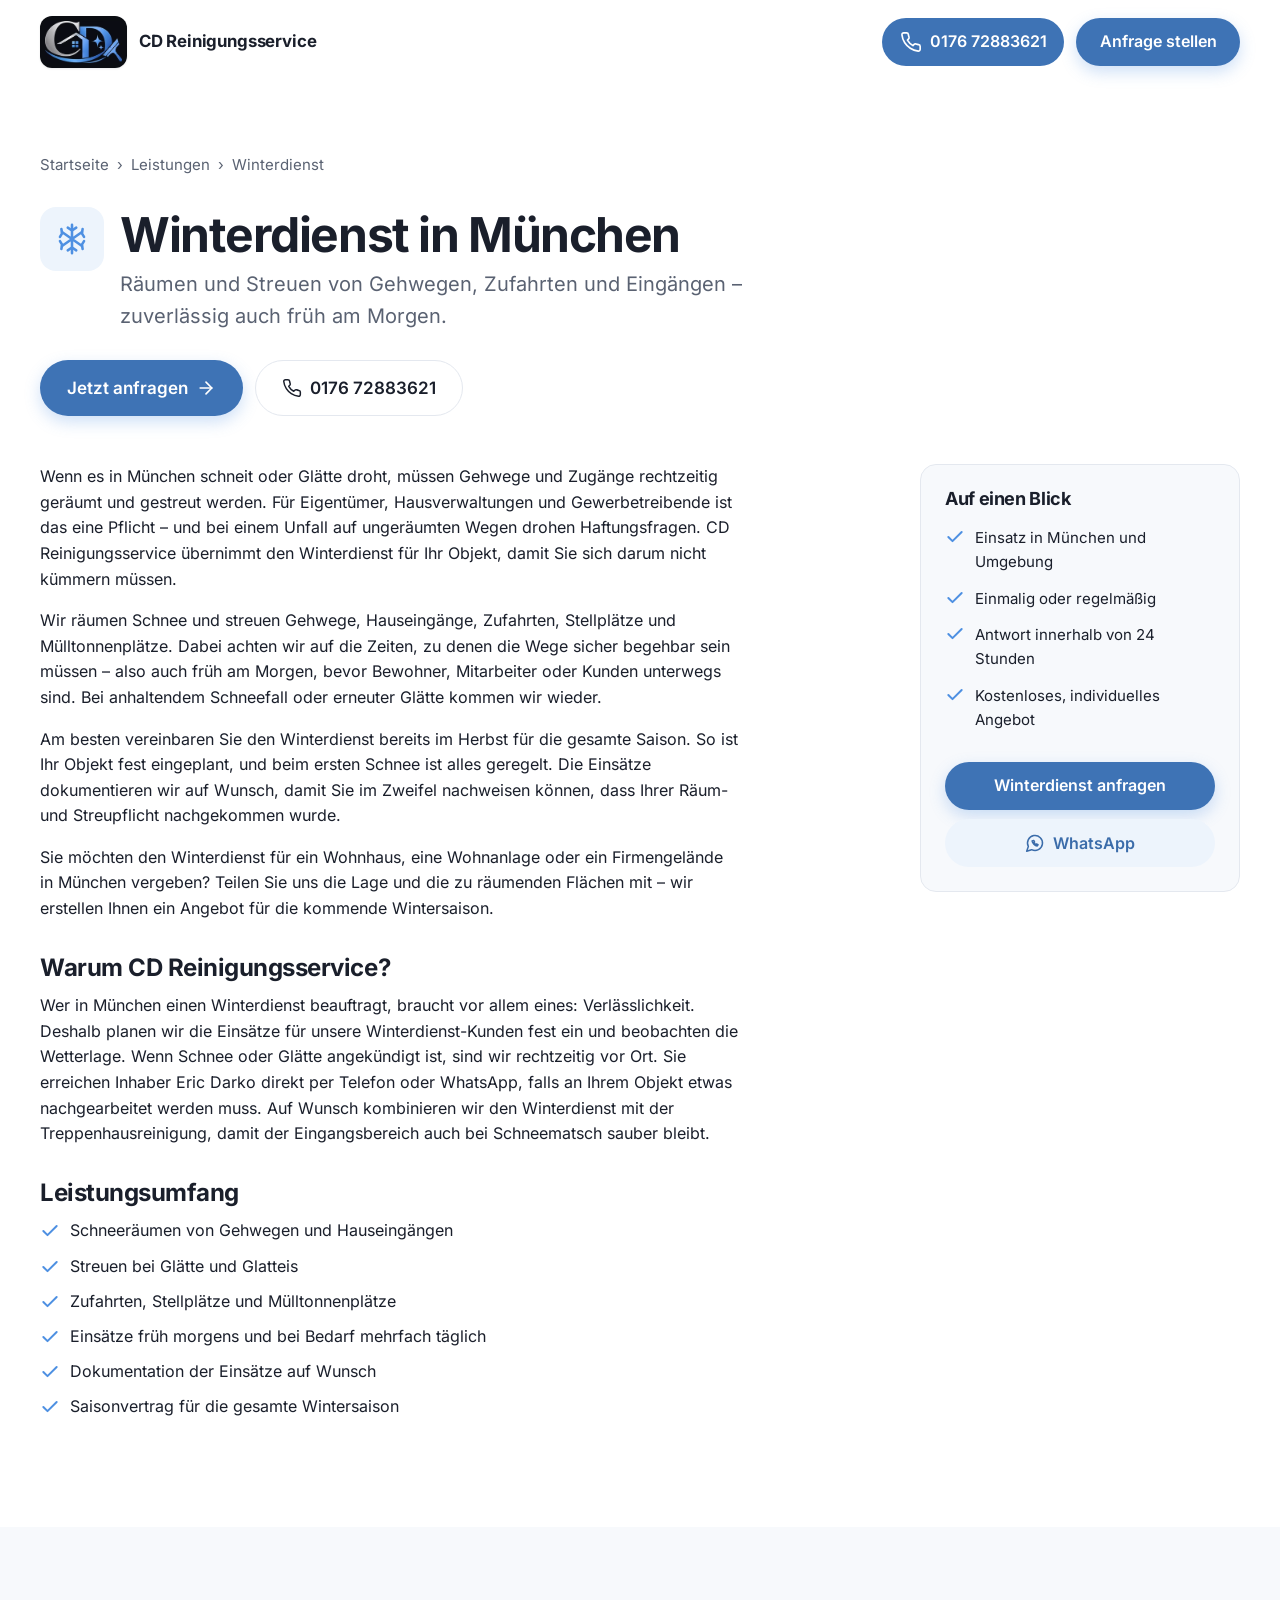
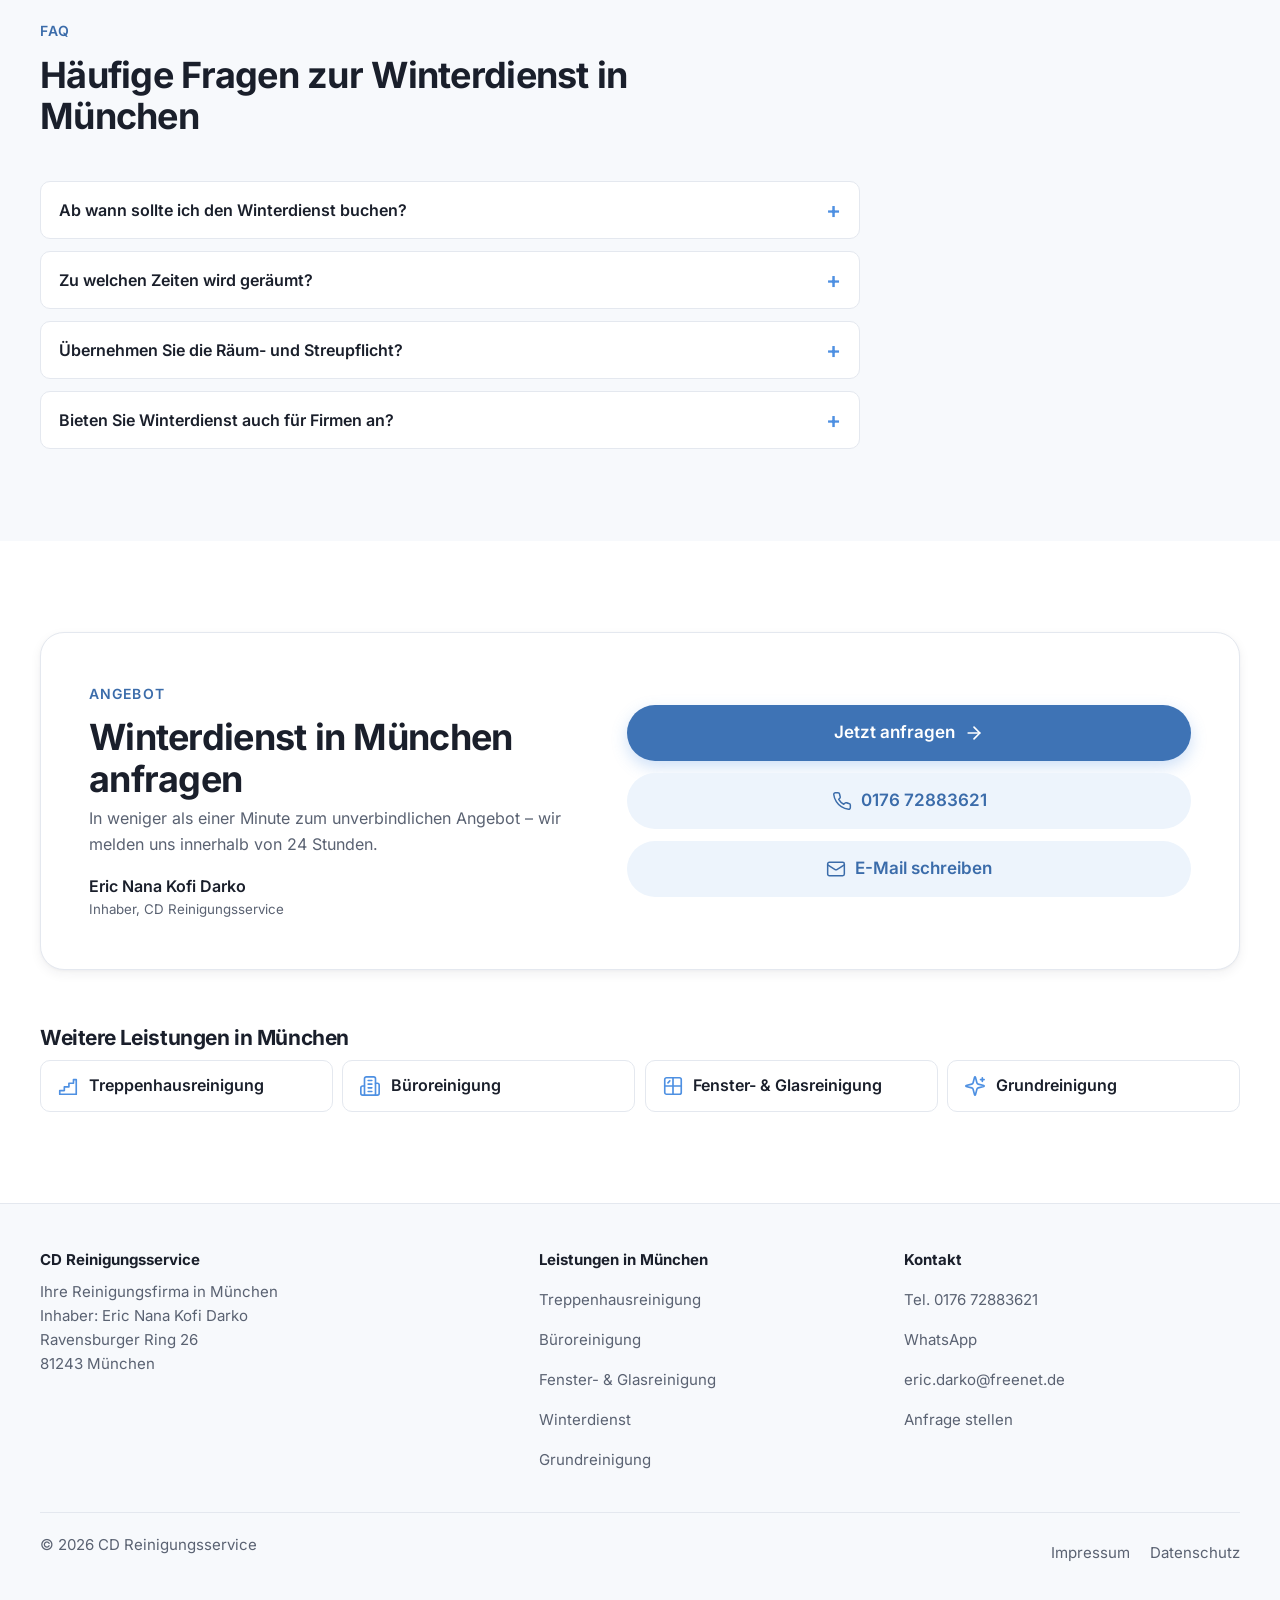
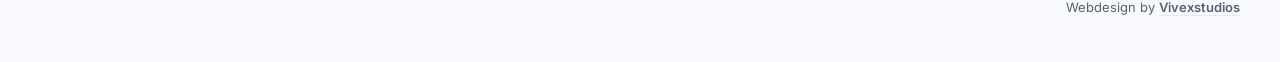
<file: winterdienst-muenchen.html>
<!doctype html>
<html lang="de">
<head>
  <meta charset="utf-8">
  <meta name="viewport" content="width=device-width, initial-scale=1, viewport-fit=cover">
  <title>Winterdienst München | CD Reinigungsservice</title>
  <meta name="description" content="Winterdienst in München: Räumen und Streuen von Gehwegen, Zufahrten und Eingängen – zuverlässig auch früh am Morgen. Jetzt Angebot anfragen!">
  <meta name="robots" content="max-image-preview:large">
  <meta name="theme-color" content="#FFFFFF">
  <link rel="canonical" href="https://cdreinigungsservice.de/winterdienst-muenchen.html">

  <meta property="og:type" content="website">
  <meta property="og:locale" content="de_DE">
  <meta property="og:site_name" content="CD Reinigungsservice">
  <meta property="og:title" content="Winterdienst München | CD Reinigungsservice">
  <meta property="og:description" content="Winterdienst in München: Räumen und Streuen von Gehwegen, Zufahrten und Eingängen – zuverlässig auch früh am Morgen. Jetzt Angebot anfragen!">
  <meta property="og:url" content="https://cdreinigungsservice.de/winterdienst-muenchen.html">
  <meta property="og:image" content="https://cdreinigungsservice.de/assets/img/og-image.png">
  <meta property="og:image:width" content="1200">
  <meta property="og:image:height" content="630">
  <meta name="twitter:card" content="summary_large_image">

  <link rel="icon" href="/favicon.ico" sizes="any">
  <link rel="icon" type="image/png" sizes="48x48" href="/favicon-48x48.png">
  <link rel="icon" type="image/png" sizes="32x32" href="/favicon-32x32.png">
  <link rel="apple-touch-icon" href="/apple-touch-icon.png">
  <link rel="manifest" href="/site.webmanifest">

  <link rel="preload" href="assets/fonts/inter-latin-var.woff2" as="font" type="font/woff2" crossorigin>
  <link rel="stylesheet" href="assets/css/style.css">
  <!-- Plausible Analytics (cookielos, EU-Server) -->
  <script defer data-domain="cdreinigungsservice.de" src="https://plausible.io/js/script.js"></script>
  <script>document.documentElement.classList.add('js')</script>

  <script type="application/ld+json">
{
  "@context": "https://schema.org",
  "@type": "Service",
  "name": "Winterdienst in München",
  "serviceType": "Winterdienst",
  "description": "Winterdienst in München: Räumen und Streuen von Gehwegen, Zufahrten und Eingängen – zuverlässig auch früh am Morgen. Jetzt Angebot anfragen!",
  "url": "https://cdreinigungsservice.de/winterdienst-muenchen.html",
  "areaServed": {
    "@type": "City",
    "name": "München"
  },
  "provider": {
    "@type": "CleaningService",
    "@id": "https://cdreinigungsservice.de/#business",
    "name": "CD Reinigungsservice",
    "telephone": "+49 176 72883621",
    "url": "https://cdreinigungsservice.de/",
    "address": {
      "@type": "PostalAddress",
      "streetAddress": "Ravensburger Ring 26",
      "postalCode": "81243",
      "addressLocality": "München",
      "addressCountry": "DE"
    }
  }
}
  </script>
  <script type="application/ld+json">
{
  "@context": "https://schema.org",
  "@type": "BreadcrumbList",
  "itemListElement": [
    {
      "@type": "ListItem",
      "position": 1,
      "name": "Startseite",
      "item": "https://cdreinigungsservice.de/"
    },
    {
      "@type": "ListItem",
      "position": 2,
      "name": "Winterdienst München",
      "item": "https://cdreinigungsservice.de/winterdienst-muenchen.html"
    }
  ]
}
  </script>
</head>
<body>
  <a class="skip-link" href="#main">Zum Inhalt springen</a>

  <!-- Seite erzeugt von tools/leistungsseiten-bauen.py – Texte in tools/leistungen.py ändern -->
  <svg width="0" height="0" style="position:absolute" aria-hidden="true" focusable="false">
    <defs>
      <symbol id="i-phone" viewBox="0 0 24 24" fill="none" stroke="currentColor" stroke-width="1.8" stroke-linecap="round" stroke-linejoin="round"><path d="M22 16.92v3a2 2 0 0 1-2.18 2 19.79 19.79 0 0 1-8.63-3.07 19.5 19.5 0 0 1-6-6 19.79 19.79 0 0 1-3.07-8.67A2 2 0 0 1 4.11 2h3a2 2 0 0 1 2 1.72c.13.96.36 1.9.7 2.81a2 2 0 0 1-.45 2.11L8.09 9.91a16 16 0 0 0 6 6l1.27-1.27a2 2 0 0 1 2.11-.45c.91.34 1.85.57 2.81.7A2 2 0 0 1 22 16.92z"/></symbol>
      <symbol id="i-mail" viewBox="0 0 24 24" fill="none" stroke="currentColor" stroke-width="1.8" stroke-linecap="round" stroke-linejoin="round"><rect x="2" y="4" width="20" height="16" rx="2"/><path d="m22 7-8.97 5.7a1.94 1.94 0 0 1-2.06 0L2 7"/></symbol>
      <symbol id="i-chat" viewBox="0 0 24 24" fill="none" stroke="currentColor" stroke-width="1.8" stroke-linecap="round" stroke-linejoin="round"><path d="M7.9 20A9 9 0 1 0 4 16.1L2 22Z"/><path d="M8.5 9.5c.3 2.6 3.4 5.7 6 6l1.2-1.4-1.9-1-1 .8c-.9-.4-1.7-1.2-2.1-2.1l.8-1-1-1.9Z"/></symbol>
      <symbol id="i-arrow" viewBox="0 0 24 24" fill="none" stroke="currentColor" stroke-width="2" stroke-linecap="round" stroke-linejoin="round"><path d="M5 12h14"/><path d="m12 5 7 7-7 7"/></symbol>
      <symbol id="i-check" viewBox="0 0 24 24" fill="none" stroke="currentColor" stroke-width="2.4" stroke-linecap="round" stroke-linejoin="round"><path d="M20 6 9 17l-5-5"/></symbol>
      <symbol id="i-stairs" viewBox="0 0 24 24" fill="none" stroke="currentColor" stroke-width="1.8" stroke-linecap="round" stroke-linejoin="round"><path d="M3 21h18"/><path d="M3 21v-4h5v-4h5V9h5V5h3v16"/></symbol>
      <symbol id="i-office" viewBox="0 0 24 24" fill="none" stroke="currentColor" stroke-width="1.8" stroke-linecap="round" stroke-linejoin="round"><path d="M6 22V4a2 2 0 0 1 2-2h8a2 2 0 0 1 2 2v18Z"/><path d="M6 12H4a2 2 0 0 0-2 2v6a2 2 0 0 0 2 2h2"/><path d="M18 9h2a2 2 0 0 1 2 2v9a2 2 0 0 1-2 2h-2"/><path d="M10 6h4M10 10h4M10 14h4M10 18h4"/></symbol>
      <symbol id="i-window" viewBox="0 0 24 24" fill="none" stroke="currentColor" stroke-width="1.8" stroke-linecap="round" stroke-linejoin="round"><rect x="3" y="3" width="18" height="18" rx="2"/><path d="M12 3v18M3 12h18"/><path d="m6.5 8.5 2-2"/></symbol>
      <symbol id="i-snow" viewBox="0 0 24 24" fill="none" stroke="currentColor" stroke-width="1.8" stroke-linecap="round" stroke-linejoin="round"><path d="M12 2v20M4.93 7l14.14 10M4.93 17 19.07 7"/><path d="m9 4 3 2 3-2M9 20l3-2 3 2M3.5 10.5 5 8l-.5-3M20.5 13.5 19 16l.5 3M3.5 13.5 5 16l-.5 3M20.5 10.5 19 8l.5-3"/></symbol>
      <symbol id="i-sparkle" viewBox="0 0 24 24" fill="none" stroke="currentColor" stroke-width="1.8" stroke-linecap="round" stroke-linejoin="round"><path d="M9.94 15.5a2 2 0 0 0-1.44-1.44l-6.13-1.58a.5.5 0 0 1 0-.96L8.5 9.94A2 2 0 0 0 9.94 8.5l1.58-6.13a.5.5 0 0 1 .96 0l1.58 6.13a2 2 0 0 0 1.44 1.44l6.13 1.58a.5.5 0 0 1 0 .96l-6.13 1.58a2 2 0 0 0-1.44 1.44l-1.58 6.13a.5.5 0 0 1-.96 0z"/><path d="M20 3v4M22 5h-4"/></symbol>
      <symbol id="i-plus" viewBox="0 0 24 24" fill="none" stroke="currentColor" stroke-width="1.8" stroke-linecap="round" stroke-linejoin="round"><circle cx="12" cy="12" r="9.5"/><path d="M12 8v8M8 12h8"/></symbol>
      <symbol id="i-shield" viewBox="0 0 24 24" fill="none" stroke="currentColor" stroke-width="1.8" stroke-linecap="round" stroke-linejoin="round"><path d="M20 13c0 5-3.5 7.5-7.66 8.95a1 1 0 0 1-.67-.01C7.5 20.5 4 18 4 13V6a1 1 0 0 1 1-1c2 0 4.5-1.2 6.24-2.72a1.17 1.17 0 0 1 1.52 0C14.51 3.81 17 5 19 5a1 1 0 0 1 1 1z"/><path d="m9 12 2 2 4-4"/></symbol>
      <symbol id="i-search" viewBox="0 0 24 24" fill="none" stroke="currentColor" stroke-width="1.8" stroke-linecap="round" stroke-linejoin="round"><circle cx="11" cy="11" r="7.5"/><path d="m21 21-4.3-4.3"/></symbol>
      <symbol id="i-badge" viewBox="0 0 24 24" fill="none" stroke="currentColor" stroke-width="1.8" stroke-linecap="round" stroke-linejoin="round"><path d="M3.85 8.62a4 4 0 0 1 4.78-4.77 4 4 0 0 1 6.74 0 4 4 0 0 1 4.78 4.78 4 4 0 0 1 0 6.74 4 4 0 0 1-4.77 4.78 4 4 0 0 1-6.75 0 4 4 0 0 1-4.78-4.77 4 4 0 0 1 0-6.76Z"/><path d="m9 12 2 2 4-4"/></symbol>
      <symbol id="i-handshake" viewBox="0 0 24 24" fill="none" stroke="currentColor" stroke-width="1.8" stroke-linecap="round" stroke-linejoin="round"><path d="m11 17 2 2a1 1 0 1 0 3-3"/><path d="m14 14 2.5 2.5a1 1 0 1 0 3-3l-3.88-3.88a3 3 0 0 0-4.24 0l-.88.88a1 1 0 1 1-3-3l2.81-2.81a5.79 5.79 0 0 1 7.06-.87l.47.28a2 2 0 0 0 1.42.25L21 4"/><path d="m21 3 1 11h-2"/><path d="M3 3 2 14l6.5 6.5a1 1 0 1 0 3-3"/><path d="M3 4h8"/></symbol>
      <symbol id="i-arrow-left" viewBox="0 0 24 24" fill="none" stroke="currentColor" stroke-width="2" stroke-linecap="round" stroke-linejoin="round"><path d="M19 12H5"/><path d="m12 19-7-7 7-7"/></symbol>
    </defs>
  </svg>

  <header class="site-header">
    <div class="container site-header__inner">
      <a class="brand" href="index.html" aria-label="CD Reinigungsservice – Startseite">
        <span class="brand__badge"><picture><source type="image/webp" srcset="assets/img/logo.webp"><img src="assets/img/logo.png" alt="CD Reinigungsservice Logo" width="192" height="105"></picture></span>
        <span class="brand__name">CD Reinigungsservice</span>
      </a>
      <div class="site-header__actions">
        <a class="icon-btn site-header__phone" href="tel:+4917672883621" aria-label="Anrufen: 0176 72883621">
          <svg aria-hidden="true"><use href="#i-phone"/></svg>
          <span class="site-header__phone-text">0176 72883621</span>
        </a>
        <a class="btn btn--primary site-header__cta" href="anfrage.html">Anfrage stellen</a>
      </div>
    </div>
  </header>

  <main id="main">
    <section class="page-head service-head">
      <div class="container">
        <nav class="breadcrumb" aria-label="Brotkrumen">
          <ol>
            <li><a href="index.html">Startseite</a></li>
            <li><a href="index.html#leistungen">Leistungen</a></li>
            <li aria-current="page">Winterdienst</li>
          </ol>
        </nav>
        <div class="service-head__inner">
          <span class="service-head__icon"><svg aria-hidden="true"><use href="#i-snow"/></svg></span>
          <div>
            <h1>Winterdienst in München</h1>
            <p>Räumen und Streuen von Gehwegen, Zufahrten und Eingängen – zuverlässig auch früh am Morgen.</p>
          </div>
        </div>
        <div class="hero__actions">
          <a class="btn btn--primary btn--lg" href="anfrage.html?leistung=winterdienst">Jetzt anfragen <svg aria-hidden="true"><use href="#i-arrow"/></svg></a>
          <a class="btn btn--ghost btn--lg" href="tel:+4917672883621"><svg aria-hidden="true"><use href="#i-phone"/></svg> 0176 72883621</a>
        </div>
      </div>
    </section>

    <section class="section service-body">
      <div class="container service-layout">
        <div class="prose">
          <p>Wenn es in München schneit oder Glätte droht, müssen Gehwege und Zugänge rechtzeitig geräumt und gestreut werden. Für Eigentümer, Hausverwaltungen und Gewerbetreibende ist das eine Pflicht – und bei einem Unfall auf ungeräumten Wegen drohen Haftungsfragen. CD Reinigungsservice übernimmt den Winterdienst für Ihr Objekt, damit Sie sich darum nicht kümmern müssen.</p>
          <p>Wir räumen Schnee und streuen Gehwege, Hauseingänge, Zufahrten, Stellplätze und Mülltonnenplätze. Dabei achten wir auf die Zeiten, zu denen die Wege sicher begehbar sein müssen – also auch früh am Morgen, bevor Bewohner, Mitarbeiter oder Kunden unterwegs sind. Bei anhaltendem Schneefall oder erneuter Glätte kommen wir wieder.</p>
          <p>Am besten vereinbaren Sie den Winterdienst bereits im Herbst für die gesamte Saison. So ist Ihr Objekt fest eingeplant, und beim ersten Schnee ist alles geregelt. Die Einsätze dokumentieren wir auf Wunsch, damit Sie im Zweifel nachweisen können, dass Ihrer Räum- und Streupflicht nachgekommen wurde.</p>
          <p>Sie möchten den Winterdienst für ein Wohnhaus, eine Wohnanlage oder ein Firmengelände in München vergeben? Teilen Sie uns die Lage und die zu räumenden Flächen mit – wir erstellen Ihnen ein Angebot für die kommende Wintersaison.</p>

          <h2>Warum CD Reinigungsservice?</h2>
          <p>Wer in München einen Winterdienst beauftragt, braucht vor allem eines: Verlässlichkeit. Deshalb planen wir die Einsätze für unsere Winterdienst-Kunden fest ein und beobachten die Wetterlage. Wenn Schnee oder Glätte angekündigt ist, sind wir rechtzeitig vor Ort. Sie erreichen Inhaber Eric Darko direkt per Telefon oder WhatsApp, falls an Ihrem Objekt etwas nachgearbeitet werden muss. Auf Wunsch kombinieren wir den Winterdienst mit der Treppenhausreinigung, damit der Eingangsbereich auch bei Schneematsch sauber bleibt.</p>

          <h2>Leistungsumfang</h2>
          <ul class="checklist">
            <li><svg aria-hidden="true"><use href="#i-check"/></svg><span>Schneeräumen von Gehwegen und Hauseingängen</span></li>
            <li><svg aria-hidden="true"><use href="#i-check"/></svg><span>Streuen bei Glätte und Glatteis</span></li>
            <li><svg aria-hidden="true"><use href="#i-check"/></svg><span>Zufahrten, Stellplätze und Mülltonnenplätze</span></li>
            <li><svg aria-hidden="true"><use href="#i-check"/></svg><span>Einsätze früh morgens und bei Bedarf mehrfach täglich</span></li>
            <li><svg aria-hidden="true"><use href="#i-check"/></svg><span>Dokumentation der Einsätze auf Wunsch</span></li>
            <li><svg aria-hidden="true"><use href="#i-check"/></svg><span>Saisonvertrag für die gesamte Wintersaison</span></li>
          </ul>
        </div>
        <aside class="aside-card service-aside" aria-label="Auf einen Blick">
          <h2>Auf einen Blick</h2>
          <ul>
            <li><svg aria-hidden="true"><use href="#i-check"/></svg> Einsatz in München und Umgebung</li>
            <li><svg aria-hidden="true"><use href="#i-check"/></svg> Einmalig oder regelmäßig</li>
            <li><svg aria-hidden="true"><use href="#i-check"/></svg> Antwort innerhalb von 24 Stunden</li>
            <li><svg aria-hidden="true"><use href="#i-check"/></svg> Kostenloses, individuelles Angebot</li>
          </ul>
          <a class="btn btn--primary btn--block" href="anfrage.html?leistung=winterdienst">Winterdienst anfragen</a>
          <a class="btn btn--soft btn--block" href="https://wa.me/4917672883621" target="_blank" rel="noopener"><svg aria-hidden="true"><use href="#i-chat"/></svg> WhatsApp</a>
        </aside>
      </div>
    </section>

    <section class="section section--alt" aria-labelledby="faq-title">
      <div class="container">
        <div class="section__head">
          <span class="eyebrow">FAQ</span>
          <h2 id="faq-title">Häufige Fragen zur Winterdienst in München</h2>
        </div>
        <div class="faq">
          <details class="faq__item">
            <summary>Ab wann sollte ich den Winterdienst buchen?</summary>
            <p>Am besten im Herbst, bevor der erste Schnee fällt. Dann ist Ihr Objekt für die ganze Saison fest eingeplant.</p>
          </details>
          <details class="faq__item">
            <summary>Zu welchen Zeiten wird geräumt?</summary>
            <p>Wir richten uns nach den Zeiten, zu denen die Wege in München sicher begehbar sein müssen, und räumen deshalb auch früh am Morgen. Bei erneutem Schneefall oder Glätte kommen wir wieder.</p>
          </details>
          <details class="faq__item">
            <summary>Übernehmen Sie die Räum- und Streupflicht?</summary>
            <p>Wir führen den Winterdienst für Sie durch und dokumentieren die Einsätze auf Wunsch. Die Details zur Übertragung der Pflichten regeln wir im Vertrag.</p>
          </details>
          <details class="faq__item">
            <summary>Bieten Sie Winterdienst auch für Firmen an?</summary>
            <p>Ja, wir räumen und streuen auch Firmengelände, Parkplätze und Zugänge zu Geschäftsräumen in München.</p>
          </details>
        </div>
      </div>
    </section>

    <section class="section">
      <div class="container">
        <div class="contact-box">
          <div>
            <span class="eyebrow">Angebot</span>
            <h2>Winterdienst in München anfragen</h2>
            <p>In weniger als einer Minute zum unverbindlichen Angebot – wir melden uns innerhalb von 24 Stunden.</p>
            <p class="contact-box__owner">Eric Nana Kofi Darko<small>Inhaber, CD Reinigungsservice</small></p>
          </div>
          <div class="contact-actions">
            <a class="btn btn--primary btn--lg" href="anfrage.html?leistung=winterdienst">Jetzt anfragen <svg aria-hidden="true"><use href="#i-arrow"/></svg></a>
            <a class="btn btn--soft btn--lg" href="tel:+4917672883621"><svg aria-hidden="true"><use href="#i-phone"/></svg> 0176 72883621</a>
            <a class="btn btn--soft btn--lg" href="mailto:eric.darko@freenet.de"><svg aria-hidden="true"><use href="#i-mail"/></svg> E-Mail schreiben</a>
          </div>
        </div>

        <nav class="related" aria-label="Weitere Leistungen">
          <h2>Weitere Leistungen in München</h2>
          <ul>
          <li><a class="related__link" href="treppenhausreinigung-muenchen.html"><svg aria-hidden="true"><use href="#i-stairs"/></svg> Treppenhausreinigung</a></li>
          <li><a class="related__link" href="bueroreinigung-muenchen.html"><svg aria-hidden="true"><use href="#i-office"/></svg> Büroreinigung</a></li>
          <li><a class="related__link" href="fensterreinigung-muenchen.html"><svg aria-hidden="true"><use href="#i-window"/></svg> Fenster- & Glasreinigung</a></li>
          <li><a class="related__link" href="grundreinigung-muenchen.html"><svg aria-hidden="true"><use href="#i-sparkle"/></svg> Grundreinigung</a></li>
          </ul>
        </nav>
      </div>
    </section>
  </main>

  <footer class="site-footer">
    <div class="container">
      <div class="site-footer__grid">
        <div>
          <strong>CD Reinigungsservice</strong>
          <p>Ihre Reinigungsfirma in München<br>Inhaber: Eric Nana Kofi Darko<br>Ravensburger Ring 26<br>81243 München</p>
        </div>
        <div>
          <strong>Leistungen in München</strong>
          <ul>
            <li><a href="treppenhausreinigung-muenchen.html">Treppenhausreinigung</a></li>
            <li><a href="bueroreinigung-muenchen.html">Büroreinigung</a></li>
            <li><a href="fensterreinigung-muenchen.html">Fenster- &amp; Glasreinigung</a></li>
            <li><a href="winterdienst-muenchen.html">Winterdienst</a></li>
            <li><a href="grundreinigung-muenchen.html">Grundreinigung</a></li>
          </ul>
        </div>
        <div>
          <strong>Kontakt</strong>
          <ul>
            <li><a href="tel:+4917672883621">Tel. 0176 72883621</a></li>
            <li><a href="https://wa.me/4917672883621" target="_blank" rel="noopener">WhatsApp</a></li>
            <li><a href="mailto:eric.darko@freenet.de">eric.darko@freenet.de</a></li>
            <li><a href="anfrage.html">Anfrage stellen</a></li>
          </ul>
        </div>
      </div>
      <div class="site-footer__bottom">
        <span>© <span data-year>2026</span> CD Reinigungsservice</span>
        <nav aria-label="Rechtliches">
          <a href="impressum.html">Impressum</a>
          <a href="datenschutz.html">Datenschutz</a>
        </nav>
      </div>
      <p class="credit">
        Webdesign by
        <a href="https://vivexstudios.de" target="_blank" rel="nofollow noopener">Vivexstudios</a>
      </p>
    </div>
  </footer>

  <nav class="mobile-bar" aria-label="Schnellkontakt">
    <a class="btn btn--ghost" href="tel:+4917672883621"><svg aria-hidden="true"><use href="#i-phone"/></svg> Anrufen</a>
    <a class="btn btn--primary" href="anfrage.html?leistung=winterdienst">Anfragen</a>
  </nav>

  <script src="assets/js/main.js" defer></script>
</body>
</html>
</file>
<file: assets/css/style.css>
/* ==========================================================================
   CD Reinigungsservice – Stylesheet
   Mobile First · Breakpoints: 600px (Tablet), 1024px (Laptop/Desktop)
   ========================================================================== */

/* Inter (lokal eingebunden, DSGVO-konform, SIL Open Font License) */
@font-face {
  font-family: "Inter";
  font-style: normal;
  font-weight: 100 900;
  font-display: swap;
  src: url("../fonts/inter-latin-var.woff2") format("woff2");
}

:root {
  /* Akzentfarbe aus dem Logo – wird von tools/logo-vorbereiten.py gesetzt */
  --accent: #4E90E2; /* LOGO-BLAU */
  /* dunklere Stufen des Logo-Blaus für Text und Buttons (Kontrast ≥ 4,5:1 nach WCAG AA) */
  --accent-strong: color-mix(in srgb, var(--accent) 80%, #000);
  --accent-dark: color-mix(in srgb, var(--accent) 75%, #000);
  --accent-hover: color-mix(in srgb, var(--accent) 68%, #000);
  --accent-soft: color-mix(in srgb, var(--accent) 10%, #fff);

  --bg: #FFFFFF;
  --bg-alt: #F7F9FC;
  --text: #1A1F2B;
  --text-muted: #5A6272;
  --border: #E4E8EF;
  --danger: #C8373B;
  --success: #1F8F5F;

  --radius-sm: 10px;
  --radius: 16px;
  --radius-lg: 24px;
  --shadow-sm: 0 1px 2px rgba(26, 31, 43, .05), 0 1px 3px rgba(26, 31, 43, .04);
  --shadow: 0 4px 12px rgba(26, 31, 43, .06), 0 1px 3px rgba(26, 31, 43, .04);
  --shadow-lg: 0 14px 34px rgba(26, 31, 43, .10);

  --container: 1200px;
  --gutter: 20px;
  --header-h: 68px;
  --mobilebar-h: 76px;

  --fs-h1: clamp(2rem, 1.35rem + 3.2vw, 3.5rem);
  --fs-h2: clamp(1.6rem, 1.3rem + 1.4vw, 2.25rem);
  --fs-h3: clamp(1.1rem, 1.04rem + .3vw, 1.25rem);
  --fs-lead: clamp(1.05rem, 1rem + .35vw, 1.25rem);
  --fs-body: 1rem;
  --fs-small: .9375rem;

  --section-y: clamp(3.5rem, 2.5rem + 4vw, 6rem);
  --ease: cubic-bezier(.2, .7, .2, 1);
}

/* ---------- Reset & Basis ---------- */
*, *::before, *::after { box-sizing: border-box; }
html {
  -webkit-text-size-adjust: 100%;
  text-size-adjust: 100%;
  scroll-behavior: smooth;
  scroll-padding-top: calc(var(--header-h) + 16px);
  scroll-padding-bottom: calc(var(--mobilebar-h) + 16px);
}
body {
  margin: 0;
  font-family: "Inter", system-ui, -apple-system, "Segoe UI", Roboto, Arial, sans-serif;
  font-size: var(--fs-body);
  line-height: 1.6;
  color: var(--text);
  background: var(--bg);
  -webkit-font-smoothing: antialiased;
  overflow-x: hidden;
  padding-bottom: calc(var(--mobilebar-h) + env(safe-area-inset-bottom));
}
img, svg { display: block; max-width: 100%; height: auto; }
h1, h2, h3 { margin: 0 0 .5em; line-height: 1.15; letter-spacing: -.02em; font-weight: 700; }
h1 { font-size: var(--fs-h1); letter-spacing: -.03em; }
h2 { font-size: var(--fs-h2); }
h3 { font-size: var(--fs-h3); letter-spacing: -.01em; }
p { margin: 0 0 1em; }
a { color: var(--accent-dark); text-underline-offset: 3px; }
a:hover { color: var(--accent); }
ul, ol.progress__steps { margin: 0; padding: 0; list-style: none; }
button, input, select, textarea { font: inherit; color: inherit; }
[hidden] { display: none !important; }

:focus-visible {
  outline: 3px solid var(--accent);
  outline-offset: 3px;
  border-radius: 6px;
}

.visually-hidden {
  position: absolute !important;
  width: 1px; height: 1px;
  padding: 0; margin: -1px;
  overflow: hidden; clip: rect(0 0 0 0);
  white-space: nowrap; border: 0;
}
.skip-link {
  position: absolute; left: 12px; top: -60px; z-index: 100;
  background: var(--text); color: #fff; padding: 10px 16px; border-radius: var(--radius-sm);
  text-decoration: none; transition: top .2s;
}
.skip-link:focus { top: 12px; color: #fff; }

.container {
  width: 100%;
  max-width: calc(var(--container) + 2 * var(--gutter));
  margin-inline: auto;
  padding-inline: var(--gutter);
}
.section { padding-block: var(--section-y); }
.section--alt { background: var(--bg-alt); }
.section__head { max-width: 640px; margin-bottom: clamp(1.75rem, 1.2rem + 2vw, 2.75rem); }
.section__head p { color: var(--text-muted); font-size: var(--fs-lead); margin: 0; }
.eyebrow {
  display: inline-block;
  font-size: .875rem; font-weight: 600; letter-spacing: .08em; text-transform: uppercase;
  color: var(--accent-dark); margin-bottom: .75rem;
}

/* Platzhalter sichtbar markieren (bis sie ersetzt sind) */
.placeholder {
  background: #FFF4CC; color: #7A5B00; padding: 0 .3em; border-radius: 4px;
  font-family: ui-monospace, SFMono-Regular, Menlo, monospace; font-size: .92em;
}

/* ---------- Buttons ---------- */
.btn {
  display: inline-flex; align-items: center; justify-content: center; gap: .55rem;
  min-height: 48px; padding: .8rem 1.4rem;
  border: 1.5px solid transparent; border-radius: 999px;
  font-weight: 600; font-size: 1rem; line-height: 1.2; text-decoration: none; text-align: center;
  cursor: pointer; -webkit-tap-highlight-color: transparent;
  transition: background-color .2s var(--ease), color .2s var(--ease), border-color .2s var(--ease),
              box-shadow .2s var(--ease), transform .2s var(--ease);
}
.btn svg { width: 20px; height: 20px; flex: none; }
.btn--primary { background: var(--accent-strong); color: #fff; box-shadow: 0 6px 16px color-mix(in srgb, var(--accent) 28%, transparent); }
.btn--primary:hover { background: var(--accent-hover); color: #fff; }
.btn--ghost { background: #fff; color: var(--text); border-color: var(--border); }
.btn--ghost:hover { border-color: var(--accent); color: var(--accent-dark); }
.btn--soft { background: var(--accent-soft); color: var(--accent-dark); }
.btn--soft:hover { background: color-mix(in srgb, var(--accent) 16%, #fff); color: var(--accent-dark); }
.btn--lg { min-height: 56px; padding: 1rem 1.6rem; font-size: 1.0625rem; }
.btn--block { width: 100%; }
.btn:active { transform: scale(.98); }
.btn[disabled] { opacity: .6; cursor: progress; }

.icon-btn {
  display: inline-grid; place-items: center;
  width: 48px; height: 48px; border-radius: 50%;
  background: var(--accent-strong); color: #fff; text-decoration: none;
  transition: background-color .2s var(--ease), transform .2s var(--ease);
}
.icon-btn:hover { background: var(--accent-hover); color: #fff; }
.icon-btn svg { width: 22px; height: 22px; }

/* ---------- Header ---------- */
.site-header {
  position: sticky; top: 0; z-index: 50;
  background: rgba(255, 255, 255, .88);
  -webkit-backdrop-filter: saturate(180%) blur(12px);
  backdrop-filter: saturate(180%) blur(12px);
  border-bottom: 1px solid transparent;
  transition: border-color .2s, box-shadow .2s;
}
.site-header.is-scrolled { border-bottom-color: var(--border); box-shadow: var(--shadow-sm); }
.site-header__inner {
  display: flex; align-items: center; justify-content: space-between; gap: 1rem;
  min-height: var(--header-h);
}
.site-header__actions { display: flex; align-items: center; gap: .75rem; }
.site-header__phone-text { display: none; }
.site-header__cta { display: none; }

/* Logo in dunklem Badge (Logo hat schwarzen Hintergrund) */
.brand { display: inline-flex; align-items: center; gap: .75rem; text-decoration: none; color: var(--text); min-width: 0; }
.brand__badge {
  display: flex; align-items: center; justify-content: center; flex: none;
  height: 48px; min-width: 48px; max-width: 150px; padding: 5px;
  background: #0B0D12; border-radius: 12px; overflow: hidden;
  box-shadow: var(--shadow-sm);
}
.brand__badge picture { display: block; height: 100%; }
.brand__badge img { height: 100%; width: auto; max-width: 100%; object-fit: contain; }
.brand__name { font-weight: 700; font-size: 1.05rem; letter-spacing: -.01em; line-height: 1.15; }
.brand__name small { display: block; font-weight: 500; font-size: .78rem; color: var(--text-muted); letter-spacing: 0; }

/* ---------- Hero ---------- */
.hero { padding-block: clamp(2.5rem, 1.5rem + 5vw, 6rem) clamp(3rem, 2rem + 4vw, 6rem); }
.hero__grid { display: grid; gap: 2.5rem; align-items: center; }
.hero h1 { max-width: 14ch; }
.hero__lead { font-size: var(--fs-lead); color: var(--text-muted); max-width: 34ch; margin-bottom: 2rem; }
.hero__actions { display: flex; flex-direction: column; gap: .75rem; }
.hero__note { margin: 1.25rem 0 0; font-size: var(--fs-small); color: var(--text-muted); }
.hero__note a { font-weight: 600; white-space: nowrap; }

.hero__visual {
  position: relative; aspect-ratio: 16 / 10; max-width: 100%;
  border-radius: var(--radius-lg); background: #1A1F2B;
  box-shadow: var(--shadow-lg); overflow: hidden;
}
.hero__visual picture, .hero__visual picture img {
  display: block; width: 100%; height: 100%; object-fit: cover; object-position: 28% 55%;
}
.hero__chip {
  position: absolute; right: 5%; top: 6%; z-index: 1;
  display: flex; align-items: center; gap: .6rem;
  background: #fff; border-radius: 999px; padding: .55rem 1rem .55rem .55rem;
  box-shadow: var(--shadow); font-size: .875rem; font-weight: 600;
}
.hero__chip span { display: grid; place-items: center; width: 30px; height: 30px; border-radius: 50%; background: var(--accent); color: #fff; }
.hero__chip svg { width: 16px; height: 16px; }

/* ---------- Karten ---------- */
.grid { display: grid; gap: 1rem; grid-template-columns: 1fr; }

.card {
  position: relative; display: flex; flex-direction: column;
  background: #fff; border: 1px solid var(--border); border-radius: var(--radius);
  padding: 1.5rem; box-shadow: var(--shadow-sm);
  transition: transform .25s var(--ease), box-shadow .25s var(--ease), border-color .25s var(--ease);
}
.card p { color: var(--text-muted); margin: 0; font-size: var(--fs-small); }
.card h3 { margin-bottom: .35rem; }
.card__icon {
  display: grid; place-items: center; width: 48px; height: 48px; margin-bottom: 1.1rem;
  border-radius: 12px; background: var(--accent-soft); color: var(--accent);
}
.card__icon svg { width: 26px; height: 26px; }
.card--link { color: inherit; text-decoration: none; }
.card--link:hover { color: inherit; }
.card__more {
  display: inline-flex; align-items: center; gap: .35rem; margin-top: 1rem;
  font-size: .9rem; font-weight: 600; color: var(--accent-dark);
}
.card__more svg { width: 16px; height: 16px; transition: transform .2s var(--ease); }

/* Referenzen */
.ref-card { flex-direction: row; gap: 1rem; align-items: flex-start; }
.ref-card .card__icon { margin: 0; flex: none; }
.ref-card h3 { font-size: 1.0625rem; }
.ref-card__tag { display: inline-block; margin-top: .6rem; font-size: .875rem; font-weight: 600; color: var(--accent-dark); }

/* ---------- Werte ---------- */
.values { display: grid; gap: 1rem; }
.value { display: flex; align-items: center; gap: .9rem; }
.value__icon { display: grid; place-items: center; flex: none; width: 44px; height: 44px; border-radius: 50%; background: var(--accent); color: #fff; }
.value__icon svg { width: 22px; height: 22px; }
.value strong { display: block; font-size: 1.0625rem; }
.value span { color: var(--text-muted); font-size: var(--fs-small); }

/* ---------- Kontakt ---------- */
.contact-box {
  background: #fff; border: 1px solid var(--border); border-radius: var(--radius-lg);
  padding: clamp(1.5rem, 1rem + 3vw, 3rem); box-shadow: var(--shadow);
  display: grid; gap: 2rem;
}
.contact-box h2 { margin-bottom: .4rem; }
.contact-box p { color: var(--text-muted); margin: 0; }
.contact-box__owner { margin-top: 1rem !important; color: var(--text) !important; font-weight: 600; }
.contact-box__owner small { display: block; font-weight: 400; color: var(--text-muted); }
.contact-actions { display: grid; gap: .75rem; }

/* ---------- Footer ---------- */
.site-footer { background: var(--bg-alt); border-top: 1px solid var(--border); padding-block: 2.75rem 2rem; font-size: var(--fs-small); color: var(--text-muted); }
.site-footer__grid { display: grid; gap: 1.75rem; }
.site-footer strong { color: var(--text); display: block; margin-bottom: .5rem; }
.site-footer a { color: var(--text-muted); text-decoration: none; }
.site-footer a:hover { color: var(--accent-dark); text-decoration: underline; }
.site-footer li { padding-block: .3rem; }
.site-footer li a { display: inline-block; padding-block: .2rem; }
.site-footer__bottom { margin-top: 2rem; padding-top: 1.25rem; border-top: 1px solid var(--border); display: flex; flex-wrap: wrap; gap: .5rem 1.5rem; justify-content: space-between; }
.site-footer__bottom nav { display: flex; gap: 1.25rem; }
.site-footer__bottom nav a { padding-block: .5rem; }

/* ---------- Sticky Mobile-Leiste ---------- */
.mobile-bar {
  position: fixed; inset: auto 0 0 0; z-index: 60;
  display: grid; grid-template-columns: 1fr 1fr; gap: .6rem;
  padding: .7rem var(--gutter) calc(.7rem + env(safe-area-inset-bottom));
  background: rgba(255, 255, 255, .94);
  -webkit-backdrop-filter: blur(12px); backdrop-filter: blur(12px);
  border-top: 1px solid var(--border);
  box-shadow: 0 -6px 20px rgba(26, 31, 43, .06);
}
.mobile-bar .btn { min-height: 52px; padding-inline: .8rem; }

/* ---------- Unterseiten / Rechtstexte ---------- */
.page-head { padding-block: clamp(2.25rem, 1.5rem + 3vw, 4rem) 0; }
.page-head p { color: var(--text-muted); font-size: var(--fs-lead); max-width: 52ch; }
.prose { max-width: 760px; }
.prose h2 { font-size: clamp(1.25rem, 1.15rem + .5vw, 1.5rem); margin-top: 2.25rem; }
.prose h3 { margin-top: 1.5rem; }
.prose ul { list-style: disc; padding-left: 1.25rem; margin-bottom: 1em; }
.prose li { margin-bottom: .35em; }
.prose address { font-style: normal; }
.back-link { display: inline-flex; align-items: center; gap: .4rem; min-height: 44px; font-weight: 600; text-decoration: none; }
.back-link svg { width: 18px; height: 18px; }

/* ==========================================================================
   Anfrage-Formular
   ========================================================================== */
.call-hint {
  display: flex; flex-direction: column; gap: .9rem; align-items: flex-start;
  background: var(--accent-soft); border: 1px solid color-mix(in srgb, var(--accent) 22%, #fff);
  border-radius: var(--radius); padding: 1.1rem 1.25rem; margin-bottom: 1.5rem;
}
.call-hint p { margin: 0; font-weight: 600; }
.call-hint p span { display: block; font-weight: 400; color: var(--text-muted); font-size: var(--fs-small); }

.form-card {
  background: #fff; border: 1px solid var(--border); border-radius: var(--radius-lg);
  box-shadow: var(--shadow); padding: clamp(1.25rem, .8rem + 2.5vw, 2.5rem);
  scroll-margin-top: calc(var(--header-h) + 12px);
}

.progress { margin-bottom: 1.75rem; }
.progress__top { display: flex; justify-content: space-between; align-items: baseline; gap: 1rem; margin-bottom: .6rem; }
.progress__label { font-weight: 700; font-size: 1.0625rem; }
.progress__count { font-size: .875rem; font-weight: 600; color: var(--accent-dark); white-space: nowrap; }
.progress__bar { height: 6px; background: var(--bg-alt); border-radius: 999px; overflow: hidden; }
.progress__fill { height: 100%; width: 33.33%; background: var(--accent); border-radius: inherit; transition: width .4s var(--ease); }
.progress__steps { display: grid; grid-template-columns: repeat(3, 1fr); gap: .5rem; margin-top: .6rem; font-size: .875rem; color: var(--text-muted); }
.progress__steps li:nth-child(2) { text-align: center; }
.progress__steps li:nth-child(3) { text-align: right; }
.progress__steps li.is-active { color: var(--text); font-weight: 600; }

.step[hidden] { display: none; }
/* Ohne JavaScript: alle Schritte untereinander, direkt absenden */
html:not(.js) #btn-next, html:not(.js) #btn-back, html:not(.js) .progress, html:not(.js) #summary { display: none; }
html:not(.js) .step + .step { margin-top: 2rem; padding-top: 2rem; border-top: 1px solid var(--border); }
.step h2 { font-size: clamp(1.3rem, 1.2rem + .6vw, 1.6rem); margin-bottom: .3rem; }
.step__intro { color: var(--text-muted); margin-bottom: 1.5rem; }

fieldset { border: 0; margin: 0 0 1.5rem; padding: 0; min-width: 0; }
legend { font-weight: 600; margin-bottom: .65rem; padding: 0; }
.field { margin-bottom: 1.25rem; }
.field label, .label { display: block; font-weight: 600; margin-bottom: .45rem; }
.optional { font-weight: 400; color: var(--text-muted); font-size: .875rem; }

.input, .textarea {
  display: block; width: 100%;
  min-height: 52px; padding: .8rem 1rem;
  font-size: 16px; /* verhindert Zoom auf iOS */
  background: #fff; border: 1.5px solid var(--border); border-radius: var(--radius-sm);
  transition: border-color .2s, box-shadow .2s;
  -webkit-appearance: none; appearance: none;
}
.textarea { min-height: 120px; resize: vertical; line-height: 1.5; }
.input:hover, .textarea:hover { border-color: #CBD2DD; }
.input:focus, .textarea:focus {
  outline: none; border-color: var(--accent);
  box-shadow: 0 0 0 4px color-mix(in srgb, var(--accent) 18%, transparent);
}
.input[aria-invalid="true"], .textarea[aria-invalid="true"] { border-color: var(--danger); }
.hint { font-size: .875rem; color: var(--text-muted); margin-top: .35rem; }
.error-msg { display: none; color: var(--danger); font-size: .9rem; font-weight: 500; margin-top: .45rem; }
.error-msg.is-visible { display: flex; gap: .4rem; align-items: flex-start; }
.error-msg svg { width: 18px; height: 18px; flex: none; margin-top: 2px; }

/* Auswahlkacheln (Leistungen) */
.tiles { display: grid; gap: .65rem; grid-template-columns: 1fr; }
.tile { position: relative; }
.tile input { position: absolute; opacity: 0; inset: 0; width: 100%; height: 100%; margin: 0; cursor: pointer; }
.tile__body {
  display: flex; align-items: center; gap: .85rem;
  min-height: 64px; padding: .8rem 1rem;
  border: 1.5px solid var(--border); border-radius: var(--radius-sm); background: #fff;
  transition: border-color .2s, background-color .2s, box-shadow .2s;
  pointer-events: none;
}
.tile__icon { display: grid; place-items: center; flex: none; width: 40px; height: 40px; border-radius: 10px; background: var(--bg-alt); color: var(--accent); transition: background-color .2s, color .2s; }
.tile__icon svg { width: 22px; height: 22px; }
.tile__text { font-weight: 600; line-height: 1.3; flex: 1; min-width: 0; hyphens: auto; }
.tile__check {
  display: grid; place-items: center; flex: none; width: 24px; height: 24px; border-radius: 7px;
  border: 1.5px solid #C5CCD8; color: transparent; transition: all .2s;
}
.tile__check svg { width: 14px; height: 14px; }
.tile input:hover + .tile__body { border-color: color-mix(in srgb, var(--accent) 45%, var(--border)); }
.tile input:checked + .tile__body { border-color: var(--accent); background: var(--accent-soft); }
.tile input:checked + .tile__body .tile__icon { background: var(--accent); color: #fff; }
.tile input:checked + .tile__body .tile__check { background: var(--accent); border-color: var(--accent); color: #fff; }
.tile input:focus-visible + .tile__body { outline: 3px solid var(--accent); outline-offset: 2px; }
.tiles.is-invalid .tile__body { border-color: color-mix(in srgb, var(--danger) 55%, var(--border)); }

/* Segment-/Chip-Auswahl (Radio) */
.choices { display: grid; grid-template-columns: 1fr 1fr; gap: .6rem; }
.choices--3 { grid-template-columns: 1fr; }
.choice { position: relative; }
.choice input { position: absolute; opacity: 0; inset: 0; width: 100%; height: 100%; margin: 0; cursor: pointer; }
.choice span {
  display: flex; align-items: center; justify-content: center; text-align: center;
  min-height: 52px; padding: .6rem .8rem; border-radius: var(--radius-sm);
  border: 1.5px solid var(--border); background: #fff; font-weight: 600; line-height: 1.25;
  transition: border-color .2s, background-color .2s, color .2s;
  pointer-events: none;
}
.choice input:hover + span { border-color: color-mix(in srgb, var(--accent) 45%, var(--border)); }
.choice input:checked + span { border-color: var(--accent); background: var(--accent-soft); color: var(--accent-dark); }
.choice input:focus-visible + span { outline: 3px solid var(--accent); outline-offset: 2px; }
.choices.is-invalid span { border-color: color-mix(in srgb, var(--danger) 55%, var(--border)); }

.checkbox { display: flex; gap: .8rem; align-items: flex-start; cursor: pointer; padding-block: .25rem; }
.checkbox input {
  flex: none; width: 24px; height: 24px; margin: 0; margin-top: 1px;
  accent-color: var(--accent); cursor: pointer;
}
.checkbox span { font-size: var(--fs-small); line-height: 1.5; }

.hp-field { position: absolute !important; left: -9999px !important; width: 1px; height: 1px; overflow: hidden; }

.form-nav { display: flex; flex-direction: column-reverse; gap: .75rem; margin-top: 1.75rem; padding-top: 1.5rem; border-top: 1px solid var(--border); }
.form-alert {
  display: none; margin-top: 1rem; padding: .9rem 1rem; border-radius: var(--radius-sm);
  background: #FDEEEE; color: #8E2226; font-size: var(--fs-small);
}
.form-alert.is-visible { display: block; }

.success { text-align: center; padding-block: 1.5rem; }
.success__icon { display: grid; place-items: center; width: 72px; height: 72px; margin: 0 auto 1.25rem; border-radius: 50%; background: color-mix(in srgb, var(--success) 12%, #fff); color: var(--success); }
.success__icon svg { width: 36px; height: 36px; }
.success h2 { margin-bottom: .5rem; }
.success p { color: var(--text-muted); max-width: 40ch; margin-inline: auto; }
.success .btn { margin-top: 1rem; }

.summary { background: var(--bg-alt); border-radius: var(--radius-sm); padding: 1rem 1.1rem; margin-bottom: 1.5rem; font-size: var(--fs-small); }
.summary dl { margin: 0; display: grid; grid-template-columns: auto 1fr; gap: .3rem 1rem; }
.summary dt { color: var(--text-muted); }
.summary dd { margin: 0; font-weight: 500; overflow-wrap: anywhere; }

/* ---------- Scroll-Animationen ---------- */
.js .reveal { opacity: 0; transform: translateY(18px); transition: opacity .7s var(--ease), transform .7s var(--ease); }
.js .reveal.is-visible { opacity: 1; transform: none; }
.js .reveal-group > .reveal:nth-child(2) { transition-delay: .06s; }
.js .reveal-group > .reveal:nth-child(3) { transition-delay: .12s; }
.js .reveal-group > .reveal:nth-child(4) { transition-delay: .18s; }
.js .reveal-group > .reveal:nth-child(5) { transition-delay: .24s; }
.js .reveal-group > .reveal:nth-child(6) { transition-delay: .30s; }

/* ==========================================================================
   Nur Handy (bis 599px): kompakter, damit man schnell durchscrollt
   ========================================================================== */
@media (max-width: 899px) {
  .hero__visual { order: -1; }
}
@media (max-width: 599px) {
  .hero__lead { margin-bottom: 1.5rem; }
  .hero__grid { gap: 1.75rem; }
  .hero__visual { aspect-ratio: 4 / 3; border-radius: var(--radius); }
  .hero__visual picture img { object-position: 22% 60%; }
  .card--link { display: grid; grid-template-columns: 48px 1fr 20px; column-gap: 1rem; align-items: start; padding: 1.1rem 1.1rem; }
  .card--link .card__icon { margin: 0; grid-row: span 2; }
  .card--link h3 { grid-column: 2; margin: .1rem 0 .2rem; }
  .card--link p { grid-column: 2; }
  .card--link .card__more { grid-column: 3; grid-row: 1 / span 2; align-self: center; margin: 0; font-size: 0; }
  .card--link .card__more svg { width: 18px; height: 18px; }
  .grid { gap: .75rem; }
}

/* ==========================================================================
   Tablet (600px – 1023px)
   ========================================================================== */
@media (min-width: 600px) {
  :root { --gutter: 32px; --header-h: 76px; }
  .grid { grid-template-columns: repeat(2, 1fr); gap: 1.25rem; }
  .hero__actions { flex-direction: row; flex-wrap: wrap; }
  .values { grid-template-columns: repeat(3, 1fr); gap: 1.5rem; }
  .value { flex-direction: column; align-items: flex-start; }
  .contact-actions { grid-template-columns: repeat(3, 1fr); }
  .contact-actions .btn { padding-inline: 1rem; }
  .site-footer__grid { grid-template-columns: repeat(2, 1fr); }
  .tiles { grid-template-columns: repeat(2, minmax(0, 1fr)); }
  .choices--3 { grid-template-columns: repeat(3, 1fr); }
  .choices--4 { grid-template-columns: repeat(4, 1fr); }
  .form-nav { flex-direction: row; justify-content: space-between; }
  .form-nav .btn { min-width: 170px; }
  .form-nav #btn-next, .form-nav #btn-submit { margin-left: auto; }
  .form-nav .btn--block { width: auto; }
  .call-hint { flex-direction: row; align-items: center; justify-content: space-between; }
  .site-header__cta { display: inline-flex; }
  .brand__badge { height: 52px; min-width: 52px; }
}

/* Tablet quer / kleine Laptops: Hero zweispaltig */
@media (min-width: 900px) {
  .hero__grid { grid-template-columns: 1.1fr .9fr; gap: 3rem; }
}

/* ==========================================================================
   Laptop / Desktop (ab 1024px)
   ========================================================================== */
@media (min-width: 1024px) {
  :root { --gutter: 40px; --header-h: 84px; }
  body { padding-bottom: 0; }
  html { scroll-padding-bottom: 0; }
  .mobile-bar { display: none; }
  .grid--3 { grid-template-columns: repeat(3, 1fr); gap: 1.5rem; }
  .hero__grid { grid-template-columns: 1.05fr .95fr; gap: 4rem; }
  .hero__visual { aspect-ratio: 1 / 1; }
  .hero__visual picture img { object-position: 30% 55%; }
  .values { gap: 2rem; }
  .value { flex-direction: row; align-items: center; }
  .contact-box { grid-template-columns: 1fr 1.15fr; align-items: center; gap: 3rem; }
  .contact-actions { grid-template-columns: 1fr; }
  .site-footer__grid { grid-template-columns: 1.4fr 1fr 1fr; }
  .site-header__phone-text { display: inline; }
  .site-header__phone { width: auto; padding-inline: 1.1rem; border-radius: 999px; gap: .5rem; display: inline-flex; align-items: center; font-weight: 600; }
  .anfrage-layout { display: grid; grid-template-columns: minmax(0, 1fr) 320px; gap: 2.5rem; align-items: start; }
  .anfrage-aside { position: sticky; top: calc(var(--header-h) + 24px); }
}

/* Hover-Effekte nur für Geräte mit echter Maus */
@media (hover: hover) and (pointer: fine) {
  .card--link:hover { transform: translateY(-4px); box-shadow: var(--shadow-lg); border-color: color-mix(in srgb, var(--accent) 35%, var(--border)); }
  .card--link:hover .card__more svg { transform: translateX(4px); }
  .btn--primary:hover { box-shadow: 0 10px 22px color-mix(in srgb, var(--accent) 34%, transparent); transform: translateY(-1px); }
  .ref-card:hover { box-shadow: var(--shadow); }
}

/* Weniger Bewegung */
@media (prefers-reduced-motion: reduce) {
  html { scroll-behavior: auto; }
  *, *::before, *::after { animation-duration: .01ms !important; animation-iteration-count: 1 !important; transition-duration: .01ms !important; transition-delay: 0s !important; }
  .js .reveal { opacity: 1; transform: none; }
}

/* Anfrage-Aside nur auf Desktop */
.anfrage-aside { display: none; }
@media (min-width: 1024px) { .anfrage-aside { display: block; } }
.aside-card { background: var(--bg-alt); border: 1px solid var(--border); border-radius: var(--radius); padding: 1.5rem; }
.aside-card h2 { font-size: 1.125rem; }
.aside-card ul { display: grid; gap: .8rem; margin: 1rem 0 1.25rem; font-size: var(--fs-small); }
.aside-card li { display: flex; gap: .6rem; align-items: flex-start; }
.aside-card li svg { width: 20px; height: 20px; flex: none; color: var(--accent); margin-top: 1px; }
.aside-card .btn { margin-top: .5rem; }


.aside-card--contact { margin-top: 1rem; font-size: var(--fs-small); }
.aside-card--contact p { margin-bottom: .75rem; }
.aside-card--contact address { font-style: normal; line-height: 1.7; }
.aside-card--contact a, .call-hint a { overflow-wrap: anywhere; }

.success__icon--mail { background: var(--accent-soft); color: var(--accent); }
.success__actions { display: flex; flex-wrap: wrap; gap: .75rem; justify-content: center; margin-top: 1rem; }
.success__actions .btn { margin-top: 0; }

/* ==========================================================================
   Leistungsseiten
   ========================================================================== */
.breadcrumb ol { display: flex; flex-wrap: wrap; align-items: center; gap: 0 .5rem; margin: 0 0 1.5rem; padding: 0; list-style: none; font-size: var(--fs-small); color: var(--text-muted); }
.breadcrumb li + li::before { content: "›"; margin-right: .5rem; color: var(--text-muted); }
.breadcrumb li { padding-block: .35rem; }
.breadcrumb a { color: var(--text-muted); text-decoration: none; }
.breadcrumb a:hover { color: var(--accent-dark); text-decoration: underline; }
.service-head { padding-bottom: 0; }
.service-head__inner { display: flex; gap: 1rem; align-items: flex-start; margin-bottom: 1.75rem; }
.service-head__inner h1 { margin-bottom: .4rem; font-size: clamp(1.75rem, 1.2rem + 2.6vw, 3rem); overflow-wrap: break-word; hyphens: auto; }
.service-head__inner > div { min-width: 0; }
.service-head__inner p { margin: 0; }
.service-head__icon { display: none; place-items: center; flex: none; width: 64px; height: 64px; border-radius: 16px; background: var(--accent-soft); color: var(--accent); }
.service-head__icon svg { width: 34px; height: 34px; }
.service-body { padding-top: clamp(2rem, 1.5rem + 2vw, 3rem); }
.service-layout { display: grid; gap: 2rem; }
.service-layout .prose { max-width: 70ch; }
.service-layout .prose h2 { margin-top: 2rem; }
.checklist { list-style: none !important; padding: 0 !important; display: grid; gap: .6rem; }
.checklist li { display: flex; gap: .65rem; align-items: flex-start; margin: 0 !important; }
.checklist svg { width: 20px; height: 20px; flex: none; margin-top: 3px; color: var(--accent); }
.service-aside .btn { margin-top: .6rem; }
.faq { display: grid; gap: .75rem; max-width: 820px; }
.faq__item { background: #fff; border: 1px solid var(--border); border-radius: var(--radius-sm); }
.faq__item summary {
  list-style: none; cursor: pointer; display: flex; justify-content: space-between; align-items: center; gap: 1rem;
  min-height: 56px; padding: .9rem 1.1rem; font-weight: 600;
}
.faq__item summary::-webkit-details-marker { display: none; }
.faq__item summary::after { content: "+"; flex: none; font-size: 1.4rem; line-height: 1; color: var(--accent); transition: transform .2s var(--ease); }
.faq__item[open] summary::after { transform: rotate(45deg); }
.faq__item p { margin: 0; padding: 0 1.1rem 1.1rem; color: var(--text-muted); }
.related { margin-top: clamp(2.5rem, 2rem + 2vw, 3.5rem); }
.related h2 { font-size: clamp(1.15rem, 1.1rem + .3vw, 1.3rem); }
.related ul { display: grid; gap: .6rem; grid-template-columns: 1fr; }
.related__link {
  display: flex; align-items: center; gap: .6rem; min-height: 52px; padding: .7rem 1rem;
  border: 1px solid var(--border); border-radius: var(--radius-sm); color: var(--text); text-decoration: none; font-weight: 600;
  transition: border-color .2s var(--ease), color .2s var(--ease);
}
.related__link svg { width: 22px; height: 22px; color: var(--accent); flex: none; }
.related__link:hover { border-color: var(--accent); color: var(--accent-dark); }
@media (min-width: 600px) {
  .service-head__icon { display: grid; }
  .related ul { grid-template-columns: repeat(2, 1fr); }
}
@media (min-width: 1024px) {
  .service-layout { grid-template-columns: minmax(0, 1fr) 320px; gap: 3rem; align-items: start; }
  .service-aside { position: sticky; top: calc(var(--header-h) + 24px); }
  .related ul { grid-template-columns: repeat(4, 1fr); }
}

/* Credit Webdesign (dezent im Footer) */
.site-footer .credit { margin: .75rem 0 0; font-size: .8125rem; color: var(--text-muted); }
.site-footer .credit a { display: inline-block; padding-block: .75rem; font-weight: 600; color: var(--text-muted); text-decoration: underline; text-underline-offset: 3px; text-decoration-color: var(--border); }
.site-footer .credit a:hover { color: var(--text); text-decoration-color: currentColor; }
@media (min-width: 1024px) { .site-footer .credit { text-align: right; } }

/* Klickbare Telefon-/E-Mail-Angaben im Fließtext, optisch wie der umgebende Text */
a.link-plain, a.link-plain:hover { color: inherit; text-decoration: none; }
</file>
